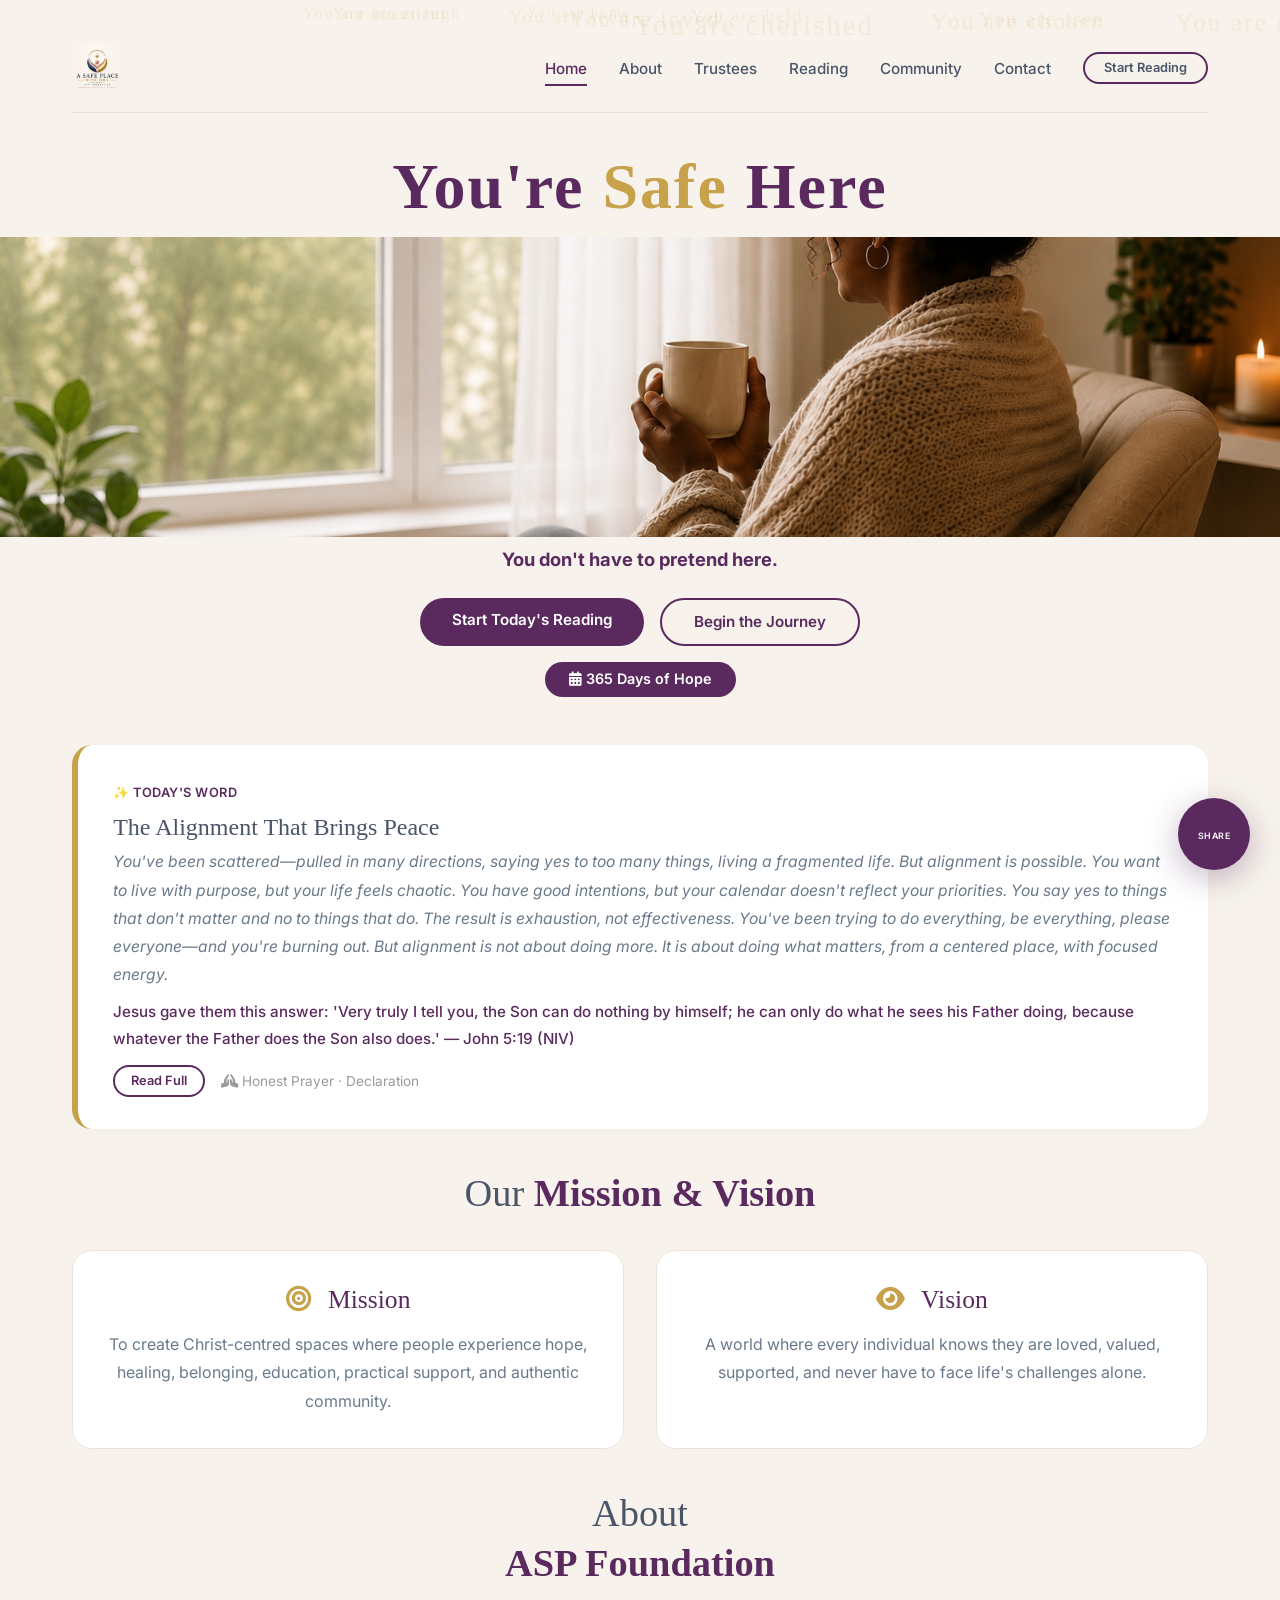
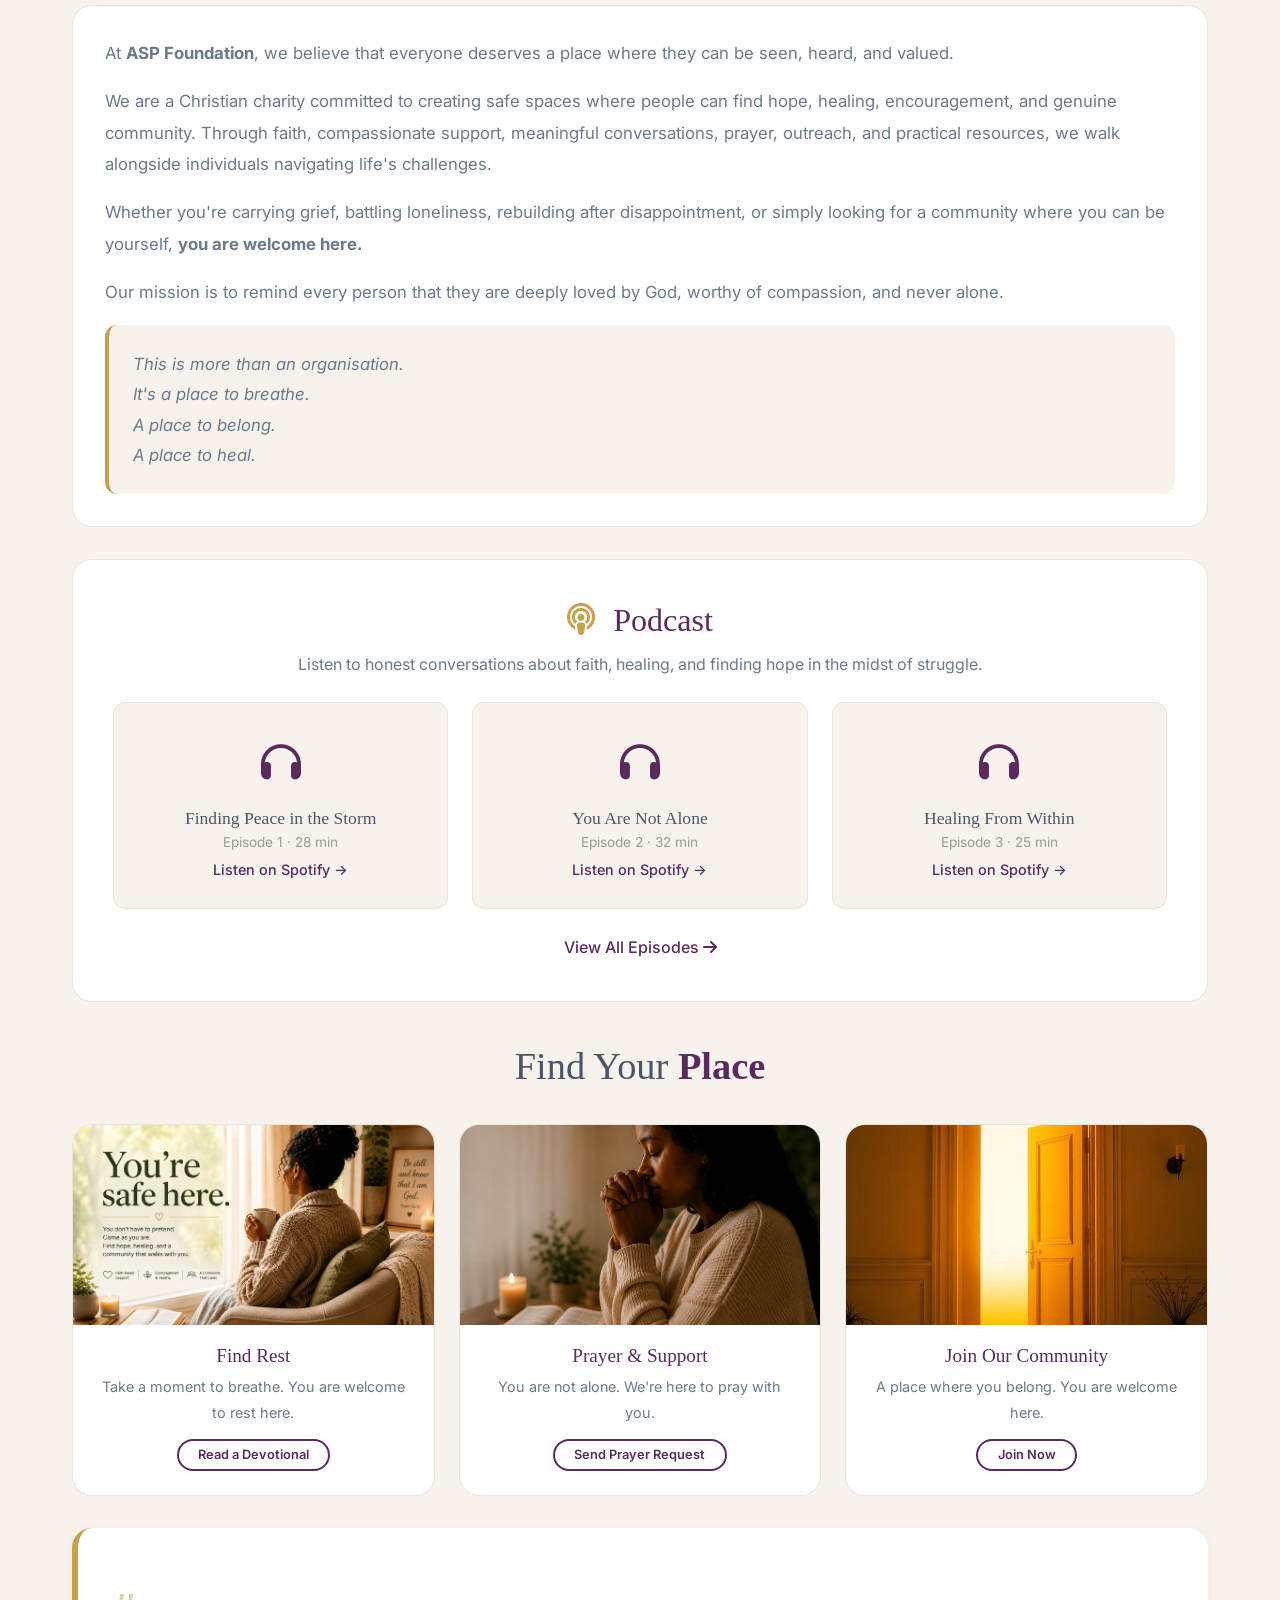
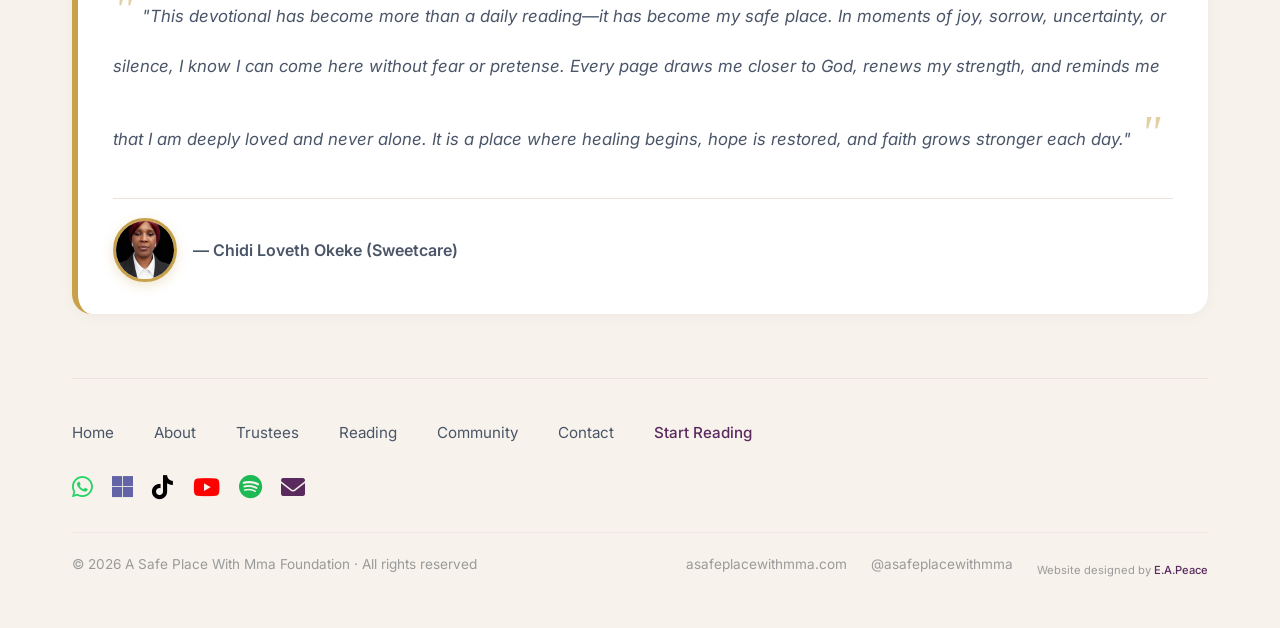
<file: website/index.html>
<!DOCTYPE html>
<html lang="en">
<head>
  <meta charset="UTF-8" />
  <meta name="viewport" content="width=device-width, initial-scale=1.0" />
  <!-- Theme Color for Mobile Browsers -->
<meta name="theme-color" content="#5A2A5F" />

<!-- Apple Touch Icon -->
<link rel="apple-touch-icon" href="assets/images/icon-192x192.png">

<!-- PWA Manifest -->
<link rel="manifest" href="manifest.json" />
  <title>A Safe Place With Mma · You're Safe Here</title>
  <meta name="description" content="A Safe Place With Mma Foundation - A Christ-centered community for hope, healing, belonging, and authentic connection. You're safe here." />
  <meta property="og:title" content="A Safe Place With Mma" />
  <meta property="og:description" content="A Christian charity creating safe spaces where people can find hope, healing, encouragement, and genuine community." />
  <meta property="og:url" content="https://asafeplacewithmma.com" />
  
  <!-- Fonts -->
  <link rel="preconnect" href="https://fonts.googleapis.com" />
  <link rel="preconnect" href="https://fonts.gstatic.com" crossorigin />
  <link href="https://fonts.googleapis.com/css2?family=Inter:opsz,wght@14..32,300;14..32,400;14..32,500;14..32,600;14..32,700&family=Georgia:ital@0;1&display=swap" rel="stylesheet" />
  
  <!-- Font Awesome 6 (Free) for Social Icons -->
  <link rel="stylesheet" href="https://cdnjs.cloudflare.com/ajax/libs/font-awesome/6.0.0-beta3/css/all.min.css" />
  
  <!-- Styles -->
  <link rel="stylesheet" href="css/style.css" />
  
  <!-- Favicon -->
  <link rel="icon" type="image/png" href="assets/images/favicon.png" />
  
  <style>
    /* ============================================ */
    /* ADDITIONAL STYLES - INDEX PAGE */
    /* ============================================ */
    
    /* FULL WIDTH HERO IMAGE - SPANS EDGE TO EDGE LEFT TO RIGHT */
    .hero-image-wrapper {
      width: 100vw;
      margin-left: calc(-50vw + 50%);
      margin-right: calc(-50vw + 50%);
      overflow: hidden;
      background: var(--background, #f9f9f9);
      padding: 0;
    }

    .hero-image-wrapper img {
      width: 100%;
      height: 300px;
      object-fit: cover;
      display: block;
      background: var(--background, #f9f9f9);
    }

    /* Mobile - cover full width left to right */
    @media (max-width: 768px) {
      .hero-image-wrapper {
        width: 100vw;
        margin-left: calc(-50vw + 50%);
        margin-right: calc(-50vw + 50%);
        max-height: 250px;
      }
      
      .hero-image-wrapper img {
        width: 100%;
        height: 250px;
        object-fit: cover;
      }
    }

    @media (max-width: 480px) {
      .hero-image-wrapper {
        max-height: 200px;
      }
      
      .hero-image-wrapper img {
        height: 200px;
        object-fit: cover;
      }
    }

    .hero-section {
      text-align: center;
      padding: 2rem 0 1rem;
    }

    .hero-section h1 {
      font-size: 4rem;
      font-weight: 700;
      color: var(--primary);
      margin-bottom: 0.5rem;
      letter-spacing: 2px;
    }

    .hero-section h1 span {
      color: var(--secondary);
    }

    .hero-tagline {
      font-size: 1.15rem;
      color: var(--text-light);
      max-width: 600px;
      margin: 0.5rem auto 1rem;
      font-weight: 300;
      line-height: 1.6;
      font-style: italic;
    }

    .hero-tagline strong {
      color: var(--primary);
      font-style: normal;
    }

    .hero-actions {
      display: flex;
      flex-wrap: wrap;
      gap: 1rem;
      justify-content: center;
      margin: 1.5rem 0 0.5rem;
    }

    .journey-badge {
      display: inline-block;
      background: var(--primary);
      color: #fff;
      padding: 0.3rem 1.5rem;
      border-radius: 50px;
      font-weight: 600;
      font-size: 0.9rem;
      margin-top: 0.5rem;
    }

    /* Mission & Vision */
    .mission-vision {
      display: grid;
      grid-template-columns: 1fr 1fr;
      gap: 2rem;
      margin: 2rem 0;
    }

    .mission-card, .vision-card {
      background: var(--white);
      padding: 2rem;
      border-radius: var(--radius);
      border: 1px solid var(--border);
      text-align: center;
      transition: all var(--transition);
    }

    .mission-card:hover, .vision-card:hover {
      transform: translateY(-5px);
      box-shadow: 0 8px 40px rgba(90, 42, 95, 0.10);
    }

    .mission-card h3, .vision-card h3 {
      font-family: var(--font-serif);
      color: var(--primary);
      font-size: 1.6rem;
      margin-bottom: 0.8rem;
    }

    .mission-card p, .vision-card p {
      color: var(--text-light);
      font-size: 1rem;
      line-height: 1.8;
    }

    /* Podcast Section */
    .podcast-section {
      background: var(--white);
      border-radius: var(--radius);
      padding: 2.5rem;
      border: 1px solid var(--border);
      margin: 2rem 0;
      text-align: center;
    }

    .podcast-section h2 {
      font-family: var(--font-serif);
      color: var(--primary);
      font-size: 2rem;
      margin-bottom: 0.5rem;
    }

    .podcast-section .podcast-sub {
      color: var(--text-light);
      margin-bottom: 1.5rem;
    }

    .podcast-grid {
      display: grid;
      grid-template-columns: repeat(auto-fit, minmax(250px, 1fr));
      gap: 1.5rem;
      margin-top: 1rem;
    }

    .podcast-item {
      background: var(--background);
      padding: 1.5rem;
      border-radius: var(--radius-sm);
      border: 1px solid var(--border);
      transition: all var(--transition);
    }

    .podcast-item:hover {
      transform: translateY(-3px);
      box-shadow: 0 4px 20px rgba(0,0,0,0.05);
    }

    .podcast-item .podcast-icon {
      font-size: 2.5rem;
      color: var(--primary);
      margin-bottom: 0.5rem;
    }

    .podcast-item h4 {
      font-family: var(--font-serif);
      color: var(--text);
      font-size: 1.1rem;
    }

    .podcast-item p {
      color: var(--text-muted);
      font-size: 0.85rem;
    }

    /* Bottom 3 Images */
    .bottom-grid {
      display: grid;
      grid-template-columns: repeat(3, 1fr);
      gap: 1.5rem;
      margin: 2rem 0;
    }

    .bottom-card {
      background: var(--white);
      border-radius: var(--radius);
      overflow: hidden;
      border: 1px solid var(--border);
      transition: all var(--transition);
    }

    .bottom-card:hover {
      transform: translateY(-5px);
      box-shadow: 0 8px 40px rgba(90, 42, 95, 0.10);
    }

    .bottom-card img {
      width: 100%;
      height: 200px;
      object-fit: cover;
      display: block;
    }

    .bottom-card .bottom-content {
      padding: 1.2rem 1.5rem 1.5rem;
      text-align: center;
    }

    .bottom-card .bottom-content h4 {
      font-family: var(--font-serif);
      color: var(--primary);
      font-size: 1.2rem;
      margin-bottom: 0.3rem;
    }

    .bottom-card .bottom-content p {
      color: var(--text-light);
      font-size: 0.9rem;
      margin-bottom: 0.8rem;
    }

    .bottom-card .bottom-content .btn-sm {
      font-size: 0.8rem;
      padding: 0.3rem 1.2rem;
    }

    /* Section Title */
    .section-title {
      font-size: 2.4rem;
      margin: 2.5rem 0 1rem;
      color: var(--text);
      font-weight: 400;
      text-align: center;
    }

    .section-title span {
      color: var(--primary);
      font-weight: 600;
    }

    /* Devotional Preview */
    .devotional-preview {
      background: var(--white);
      border-radius: var(--radius);
      padding: 2rem 2.2rem;
      border-left: 6px solid var(--secondary);
      margin: 2rem 0;
      box-shadow: 0 2px 16px rgba(0, 0, 0, 0.02);
    }

    .devotional-preview small {
      color: var(--primary);
      font-weight: 600;
      letter-spacing: 0.5px;
      font-size: 0.8rem;
      text-transform: uppercase;
    }

    .devotional-preview h4 {
      font-family: var(--font-serif);
      font-size: 1.5rem;
      margin: 0.4rem 0 0.3rem;
      color: var(--text);
    }

    .devotional-preview .opening-preview {
      color: var(--text-light);
      font-style: italic;
      font-size: 0.98rem;
    }

    .devotional-preview .scripture-preview {
      font-weight: 500;
      color: var(--primary);
      margin-top: 0.5rem;
      font-size: 0.95rem;
    }

    /* E.A.Peace credit */
    .design-credit {
      font-size: 0.7rem;
      color: var(--text-muted);
      text-align: center;
      margin-top: 0.5rem;
      font-family: var(--font-sans);
    }

    .design-credit a {
      color: var(--primary);
      text-decoration: none;
      font-weight: 500;
    }

    .design-credit a:hover {
      text-decoration: underline;
    }

    /* ============================================ */
    /* TESTIMONIAL STYLES */
    /* ============================================ */
    
    .testimonial-card {
      background: var(--white, #ffffff);
      border-radius: var(--radius, 20px);
      padding: 2rem 2.2rem;
      border-left: 6px solid var(--secondary, #C8A14B);
      margin: 2rem 0;
      box-shadow: 0 2px 16px rgba(0, 0, 0, 0.04);
      transition: all var(--transition, 0.4s ease);
    }

    .testimonial-card:hover {
      box-shadow: 0 8px 32px rgba(90, 42, 95, 0.10);
      transform: translateY(-2px);
    }

    .testimonial-content p {
      font-size: 1.05rem;
      line-height: 1.9;
      color: var(--text, #4A5568);
      font-style: italic;
      margin-bottom: 1.5rem;
      font-weight: 400;
    }

    .testimonial-content p::before {
      content: '"';
      font-size: 3rem;
      color: var(--secondary, #C8A14B);
      font-family: var(--font-serif, Georgia, serif);
      position: relative;
      top: 0.3rem;
      margin-right: 4px;
      opacity: 0.5;
    }

    .testimonial-content p::after {
      content: '"';
      font-size: 3rem;
      color: var(--secondary, #C8A14B);
      font-family: var(--font-serif, Georgia, serif);
      position: relative;
      top: 0.3rem;
      margin-left: 4px;
      opacity: 0.5;
    }

    .testimonial-author {
      display: flex;
      align-items: center;
      gap: 16px;
      padding-top: 1.2rem;
      border-top: 1px solid var(--border, #EAE3D8);
    }

    .testimonial-author img {
      width: 64px;
      height: 64px;
      border-radius: 50%;
      object-fit: cover;
      border: 3px solid var(--secondary, #C8A14B);
      box-shadow: 0 4px 12px rgba(200, 161, 75, 0.25);
      transition: all var(--transition, 0.4s ease);
      flex-shrink: 0;
    }

    .testimonial-author img:hover {
      transform: scale(1.05);
      box-shadow: 0 6px 20px rgba(200, 161, 75, 0.35);
    }

    .author-info {
      display: flex;
      flex-direction: column;
    }

    .author-name {
      font-weight: 600;
      color: var(--text, #4A5568);
      font-size: 1rem;
      font-family: var(--font-sans, 'Inter', sans-serif);
    }

    /* Responsive */
    @media (max-width: 768px) {
      .hero-section h1 {
        font-size: 2.5rem;
      }

      .hero-tagline {
        font-size: 1rem;
        padding: 0 1rem;
      }

      .hero-actions {
        flex-direction: column;
        align-items: center;
      }

      .hero-actions .btn {
        width: 100%;
        max-width: 280px;
        text-align: center;
      }

      .mission-vision {
        grid-template-columns: 1fr;
      }

      .bottom-grid {
        grid-template-columns: 1fr;
      }

      .podcast-grid {
        grid-template-columns: 1fr;
      }

      .testimonial-card {
        padding: 1.5rem;
        margin: 1.5rem 0;
      }
      
      .testimonial-content p {
        font-size: 0.95rem;
        line-height: 1.8;
      }
      
      .testimonial-content p::before,
      .testimonial-content p::after {
        font-size: 2.5rem;
      }
      
      .testimonial-author img {
        width: 54px;
        height: 54px;
      }
      
      .author-name {
        font-size: 0.9rem;
      }
    }

    @media (max-width: 480px) {
      .hero-section h1 {
        font-size: 2rem;
      }

      .bottom-card img {
        height: 150px;
      }

      .devotional-preview {
        padding: 1.2rem;
      }

      .devotional-preview h4 {
        font-size: 1.2rem;
      }

      .testimonial-card {
        padding: 1rem;
      }
      
      .testimonial-content p {
        font-size: 0.9rem;
      }
      
      .testimonial-content p::before,
      .testimonial-content p::after {
        font-size: 2rem;
      }
      
      .testimonial-author img {
        width: 46px;
        height: 46px;
      }
      
      .testimonial-author {
        gap: 12px;
      }
    }
  </style>
</head>
<body>

  <!-- ============================================ -->
  <!-- FLOATING AFFIRMATIONS - SLIDING WORDS -->
  <!-- ============================================ -->
  <div class="floating-affirmations" id="floatingAffirmations">
    <div class="floating-word">You are loved</div>
    <div class="floating-word">You are enough</div>
    <div class="floating-word">You are not alone</div>
    <div class="floating-word">You are seen</div>
    <div class="floating-word">You are cherished</div>
    <div class="floating-word">You are beautiful</div>
    <div class="floating-word">You are chosen</div>
    <div class="floating-word">You are held</div>
    <div class="floating-word">You are free</div>
    <div class="floating-word">You are home</div>
  </div>

  <!-- ============================================ -->
  <!-- SPARKLE / PARTICLE EFFECT -->
  <!-- ============================================ -->
  <div class="sparkle-container" id="sparkleContainer"></div>

  <!-- ============================================ -->
  <!-- MAIN CONTENT -->
  <!-- ============================================ -->
  <div class="container">
    
    <!-- ============================================ -->
    <!-- NAVIGATION -->
    <!-- ============================================ -->
    <nav>
      <div class="logo">
        <img src="assets/images/logo.png" alt="A Safe Place With Mma" class="logo-img" />
      </div>
      <div class="nav-links">
        <a href="index.html" class="active">Home</a>
        <a href="about.html">About</a>
        <a href="trustees.html">Trustees</a>
        <a href="reading.html">Reading</a>
        <a href="community.html">Community</a>
        <a href="contact.html">Contact</a>
        <a href="reading.html" class="btn btn-sm btn-outline" style="padding:0.3rem 1.2rem;font-size:0.8rem;">Start Reading</a>
      </div>
    </nav>

    <!-- ============================================ -->
    <!-- HERO SECTION -->
    <!-- ============================================ -->
    <section class="hero-section fade-in">
      <h1>You're <span>Safe</span> Here</h1>

      <!-- Hero Image - FULL WIDTH LEFT TO RIGHT -->
      <div class="hero-image-wrapper">
        <img src="assets/images/You-don't-have-to-pretend-here.png" alt="You're Safe Here" />
      </div>

      <!-- Tagline -->
      <div class="hero-tagline">
        <strong>You don't have to pretend here.</strong>
      </div>

      <!-- Action Buttons -->
      <div class="hero-actions">
        <a href="reading.html" class="btn">Start Today's Reading</a>
        <a href="about.html" class="btn btn-outline">Begin the Journey</a>
      </div>

      <!-- 365 Badge -->
      <div class="journey-badge">
        <i class="fas fa-calendar-alt"></i> 365 Days of Hope
      </div>
    </section>

    <!-- ============================================ -->
    <!-- TODAY'S DEVOTIONAL PREVIEW -->
    <!-- ============================================ -->
    <div class="devotional-preview fade-in" id="today-preview">
      <small>✨ Today's Word</small>
      <h4 id="preview-title">Loading...</h4>
      <p class="opening-preview" id="preview-opening">Loading today's devotional...</p>
      <p class="scripture-preview" id="preview-scripture"></p>
      <div style="margin-top:0.8rem;display:flex;gap:1rem;flex-wrap:wrap;">
        <a href="reading.html" class="btn btn-sm btn-outline" style="padding:0.3rem 1rem;font-size:0.8rem;">Read Full</a>
        <span style="font-size:0.85rem;color:var(--text-muted);align-self:center;"><i class="fas fa-praying-hands"></i> Honest Prayer · Declaration</span>
      </div>
    </div>

    <!-- ============================================ -->
    <!-- MISSION & VISION -->
    <!-- ============================================ -->
    <section class="fade-in">
      <h2 class="section-title">Our <span>Mission & Vision</span></h2>
      
      <div class="mission-vision">
        <div class="mission-card fade-in-left">
          <h3><i class="fas fa-bullseye" style="color:var(--secondary);margin-right:10px;"></i> Mission</h3>
          <p>To create Christ-centred spaces where people experience hope, healing, belonging, education, practical support, and authentic community.</p>
        </div>
        
        <div class="vision-card fade-in-right">
          <h3><i class="fas fa-eye" style="color:var(--secondary);margin-right:10px;"></i> Vision</h3>
          <p>A world where every individual knows they are loved, valued, supported, and never have to face life's challenges alone.</p>
        </div>
      </div>
    </section>

    <!-- ============================================ -->
    <!-- ABOUT PREVIEW -->
    <!-- ============================================ -->
    <section id="about-preview" class="fade-in">
      <h2 class="section-title">About <br> <span>ASP Foundation</span></h2>
      
      <div style="background:var(--white);border-radius:var(--radius);padding:2rem;border:1px solid var(--border);">
        <p style="font-size:1.05rem;color:var(--text-light);line-height:1.9;margin-bottom:1rem;">
          At <strong>ASP Foundation</strong>, we believe that everyone deserves a place where they can be seen, heard, and valued.
        </p>
        
        <p style="font-size:1.05rem;color:var(--text-light);line-height:1.9;margin-bottom:1rem;">
          We are a Christian charity committed to creating safe spaces where people can find hope, healing, encouragement, and genuine community. Through faith, compassionate support, meaningful conversations, prayer, outreach, and practical resources, we walk alongside individuals navigating life's challenges.
        </p>
        
        <p style="font-size:1.05rem;color:var(--text-light);line-height:1.9;margin-bottom:1rem;">
          Whether you're carrying grief, battling loneliness, rebuilding after disappointment, or simply looking for a community where you can be yourself, <strong>you are welcome here.</strong>
        </p>
        
        <p style="font-size:1.05rem;color:var(--text-light);line-height:1.9;margin-bottom:1rem;">
          Our mission is to remind every person that they are deeply loved by God, worthy of compassion, and never alone.
        </p>
        
        <div style="background:var(--background);padding:1.5rem;border-radius:var(--radius-sm);border-left:4px solid var(--secondary);margin-top:1rem;">
          <p style="font-style:italic;color:var(--text-light);font-size:1.05rem;line-height:1.8;">
            This is more than an organisation.<br>
            It's a place to breathe.<br>
            A place to belong.<br>
            A place to heal.
          </p>
        </div>
      </div>
    </section>

    <!-- ============================================ -->
    <!-- PODCAST SECTION -->
    <!-- ============================================ -->
    <section class="podcast-section fade-in">
      <h2><i class="fas fa-podcast" style="color:var(--secondary);margin-right:10px;"></i> Podcast</h2>
      <p class="podcast-sub">Listen to honest conversations about faith, healing, and finding hope in the midst of struggle.</p>
      
      <div class="podcast-grid">
        <div class="podcast-item">
          <div class="podcast-icon"><i class="fas fa-headphones"></i></div>
          <h4>Finding Peace in the Storm</h4>
          <p>Episode 1 · 28 min</p>
          <a href="https://open.spotify.com/show/0ON8oxmkRJpr3S7rQXiW1G?si=dKve_UY-Q5W2GLnHL8E5OA" target="_blank" style="color:var(--primary);font-weight:500;font-size:0.9rem;">Listen on Spotify →</a>
        </div>
        
        <div class="podcast-item">
          <div class="podcast-icon"><i class="fas fa-headphones"></i></div>
          <h4>You Are Not Alone</h4>
          <p>Episode 2 · 32 min</p>
          <a href="https://open.spotify.com/show/0ON8oxmkRJpr3S7rQXiW1G?si=dKve_UY-Q5W2GLnHL8E5OA" target="_blank" style="color:var(--primary);font-weight:500;font-size:0.9rem;">Listen on Spotify →</a>
        </div>
        
        <div class="podcast-item">
          <div class="podcast-icon"><i class="fas fa-headphones"></i></div>
          <h4>Healing From Within</h4>
          <p>Episode 3 · 25 min</p>
          <a href="https://open.spotify.com/show/0ON8oxmkRJpr3S7rQXiW1G?si=dKve_UY-Q5W2GLnHL8E5OA" target="_blank" style="color:var(--primary);font-weight:500;font-size:0.9rem;">Listen on Spotify →</a>
        </div>
      </div>
      
      <a href="https://open.spotify.com/show/0ON8oxmkRJpr3S7rQXiW1G?si=dKve_UY-Q5W2GLnHL8E5OA" target="_blank" style="display:inline-block;margin-top:1.5rem;color:var(--primary);font-weight:500;">
        View All Episodes <i class="fas fa-arrow-right"></i>
      </a>
    </section>

    <!-- ============================================ -->
    <!-- BOTTOM 3 IMAGES: Find Rest, Praying Woman, Join Community -->
    <!-- ============================================ -->
    <section class="fade-in">
      <h2 class="section-title">Find Your <span>Place</span></h2>
      
      <div class="bottom-grid">
        <!-- Find Rest -->
        <div class="bottom-card fade-in-left">
          <img src="assets/images/find-rest.png" alt="Find Rest" />
          <div class="bottom-content">
            <h4>Find Rest</h4>
            <p>Take a moment to breathe. You are welcome to rest here.</p>
            <a href="#" class="btn btn-sm btn-outline" id="random-devotional-link">Read a Devotional</a>
          </div>
        </div>
        
        <!-- Praying Woman -->
        <div class="bottom-card fade-in">
          <img src="assets/images/praying-woman.png" alt="Prayer & Support" />
          <div class="bottom-content">
            <h4>Prayer & Support</h4>
            <p>You are not alone. We're here to pray with you.</p>
            <a href="contact.html" class="btn btn-sm btn-outline">Send Prayer Request</a>
          </div>
        </div>
        
        <!-- Join Community -->
        <div class="bottom-card fade-in-right">
          <img src="assets/images/join-our-community.png" alt="Join Our Community" />
          <div class="bottom-content">
            <h4>Join Our Community</h4>
            <p>A place where you belong. You are welcome here.</p>
            <a href="community.html" class="btn btn-sm btn-outline">Join Now</a>
          </div>
        </div>
      </div>
    </section>

    <!-- ============================================ -->
    <!-- TESTIMONIAL SECTION - FIXED -->
    <!-- ============================================ -->
    <section class="fade-in">
      <div class="testimonial-card">
        <div class="testimonial-content">
          <p>
            "This devotional has become more than a daily reading—it has become my 
            safe place. In moments of joy, sorrow, uncertainty, or silence, 
            I know I can come here without fear or pretense. Every page draws me
            closer to God, renews my strength, and reminds me that I am deeply 
            loved and never alone. It is a place where healing begins, hope is restored,
            and faith grows stronger each day."
          </p>
        </div>
        
        <div class="testimonial-author">
          <img src="assets/images/sweetcare.jpeg" alt="Chidi Loveth Okeke (Sweetcare)" />
          <div class="author-info">
            <span class="author-name">— Chidi Loveth Okeke (Sweetcare)</span>
          </div>
        </div>
      </div>
    </section>

    <!-- ============================================ -->
    <!-- FOOTER -->
    <!-- ============================================ -->
    <footer>
      <div class="footer-links">
        <a href="index.html">Home</a>
        <a href="about.html">About</a>
        <a href="trustees.html">Trustees</a>
        <a href="reading.html">Reading</a>
        <a href="community.html">Community</a>
        <a href="contact.html">Contact</a>
        <a href="reading.html" style="font-weight:500;color:var(--primary);">Start Reading</a>
      </div>
      
      <!-- Social Links with Font Awesome Icons -->
      <div class="social-links">
        <a href="https://chat.whatsapp.com/G8nLOmKrYnEKmZvbc1y0qK" aria-label="WhatsApp" target="_blank"><i class="fab fa-whatsapp" style="color:#25D366; font-size:1.5rem;"></i></a>
        <a href="https://teams.live.com/l/community/FEAFlCBUdxFGT8qXg?v=g1" aria-label="Microsoft Teams" target="_blank"><i class="fab fa-microsoft" style="color:#6264A7; font-size:1.5rem;"></i></a>
        <a href="https://www.tiktok.com/@asafeplacewithmma7?_r=1&_t=ZS-97cQnuE5kcm" aria-label="TikTok" target="_blank"><i class="fab fa-tiktok" style="color:#000000; font-size:1.5rem;"></i></a>
        <a href="https://youtube.com/@asafeplacewithmma?si=AjO1Ku7wc0fPVwqH" aria-label="YouTube" target="_blank"><i class="fab fa-youtube" style="color:#FF0000; font-size:1.5rem;"></i></a>
        <a href="https://open.spotify.com/show/0ON8oxmkRJpr3S7rQXiW1G?si=dKve_UY-Q5W2GLnHL8E5OA" aria-label="Spotify" target="_blank"><i class="fab fa-spotify" style="color:#1DB954; font-size:1.5rem;"></i></a>
        <a href="mailto:info@asafeplacewithmma.com" aria-label="Email"><i class="fas fa-envelope" style="color:var(--primary); font-size:1.5rem;"></i></a>
      </div>
      
      <div class="footer-bottom">
        <span>© 2026 A Safe Place With Mma Foundation · All rights reserved</span>
        <div style="display:flex;gap:1.5rem;flex-wrap:wrap;">
          <span>asafeplacewithmma.com</span>
          <span>@asafeplacewithmma</span>
          <div class="design-credit">
            <span>Website designed by <a href="http://emmanueladekunlepeace.com/" target="_blank">E.A.Peace</a></span>
          </div>
        </div>
      </div>
    </footer>

  </div>

  <!-- ============================================ -->
  <!-- JAVASCRIPT -->
  <!-- ============================================ -->
  <script src="js/main.js"></script>
  
  <!-- ============================================ -->
  <!-- FLOATING BURDEN JAR - HTML -->
  <!-- ============================================ -->
  <button id="burdenFloatBtn" class="burden-float-btn" aria-label="Share your burden">
    <i class="fas fa-candle"></i>
    <span>Share</span>
  </button>

  <div id="burdenModal" class="burden-modal">
    <div class="burden-modal-content">
      <div class="burden-modal-header">
        <h2>🕯️ Drop Your Burden</h2>
        <button id="burdenCloseBtn" class="burden-close-btn">&times;</button>
      </div>
      <p class="burden-modal-sub">You are safe. You are seen. You are loved.</p>
      
      <form id="burdenForm">
        <input type="hidden" name="_next" value="">
        <textarea id="burdenInput" placeholder="What's on your heart today?" rows="4"></textarea>
        <button type="submit" id="burdenSubmitBtn">🙏 Receive Prayer</button>
      </form>
      
      <div id="burdenReply">
        <em>Your response will appear here...</em>
      </div>
    </div>
  </div>

  <!-- Additional Scripts for Animations -->
  <script>
    // ============================================
    // SPARKLE EFFECT
    // ============================================
    document.addEventListener('DOMContentLoaded', function() {
      const container = document.getElementById('sparkleContainer');
      if (container) {
        for (let i = 0; i < 30; i++) {
          const sparkle = document.createElement('div');
          sparkle.className = 'sparkle';
          sparkle.style.left = Math.random() * 100 + '%';
          sparkle.style.top = Math.random() * 100 + '%';
          sparkle.style.width = (Math.random() * 4 + 2) + 'px';
          sparkle.style.height = sparkle.style.width;
          sparkle.style.animationDelay = (Math.random() * 6) + 's';
          sparkle.style.animationDuration = (Math.random() * 4 + 4) + 's';
          container.appendChild(sparkle);
        }
      }

      // ============================================
      // SCROLL ANIMATIONS (Intersection Observer)
      // ============================================
      const observerOptions = {
        threshold: 0.15,
        rootMargin: '0px 0px -50px 0px'
      };

      const observer = new IntersectionObserver(function(entries) {
        entries.forEach(entry => {
          if (entry.isIntersecting) {
            entry.target.classList.add('visible');
          }
        });
      }, observerOptions);

      document.querySelectorAll('.fade-in, .fade-in-left, .fade-in-right, .scale-in').forEach(el => {
        observer.observe(el);
      });

      // ============================================
      // TODAY'S DEVOTIONAL PREVIEW - LOAD FROM DEVOTIONALS
      // ============================================
      function loadTodayDevotional() {
        const previewTitle = document.getElementById('preview-title');
        const previewOpening = document.getElementById('preview-opening');
        const previewScripture = document.getElementById('preview-scripture');
        
        try {
          // Get today's date
          const now = new Date();
          const monthNames = ['january', 'february', 'march', 'april', 'may', 'june', 
                              'july', 'august', 'september', 'october', 'november', 'december'];
          const currentMonth = monthNames[now.getMonth()];
          const currentDay = now.getDate();
          
          // Try to get data from DEVOTIONALS
          let devotionalData = null;
          
          if (typeof window.DEVOTIONALS !== 'undefined' && window.DEVOTIONALS) {
            const monthData = window.DEVOTIONALS[currentMonth];
            if (monthData && monthData.days && monthData.days[currentDay]) {
              devotionalData = monthData.days[currentDay];
            }
          } else if (typeof DEVOTIONALS !== 'undefined' && DEVOTIONALS) {
            const monthData = DEVOTIONALS[currentMonth];
            if (monthData && monthData.days && monthData.days[currentDay]) {
              devotionalData = monthData.days[currentDay];
            }
          }
          
          if (devotionalData) {
            previewTitle.textContent = devotionalData.title || 'Today\'s Devotional';
            previewOpening.textContent = devotionalData.opening || '';
            previewScripture.textContent = devotionalData.scripture || '';
          }
          // If no data, keep the existing sample
        } catch (e) {
          console.log('Error loading devotional preview:', e);
          // Keep existing sample data
        }
      }

      // ============================================
      // RANDOM DEVOTIONAL LINK FOR "Find Rest"
      // ============================================
      const randomLink = document.getElementById('random-devotional-link');
      if (randomLink) {
        randomLink.addEventListener('click', function(e) {
          e.preventDefault();
          const randomDay = Math.floor(Math.random() * 365) + 1;
          window.location.href = 'reading.html?day=' + randomDay;
        });
      }

      // Load the devotional preview
      loadTodayDevotional();

      // ============================================
      // FLOATING AFFIRMATIONS - FIX VISIBILITY
      // ============================================
      const affirmations = document.getElementById('floatingAffirmations');
      if (affirmations) {
        affirmations.style.display = 'block';
        affirmations.style.opacity = '1';
        affirmations.style.pointerEvents = 'none';
        
        const words = affirmations.querySelectorAll('.floating-word');
        words.forEach((word, index) => {
          const leftPos = 5 + Math.random() * 90;
          const delay = index * 1.5 + Math.random() * 2;
          const duration = 18 + Math.random() * 8;
          word.style.left = leftPos + '%';
          word.style.animationDelay = delay + 's';
          word.style.animationDuration = duration + 's';
        });
      }

      console.log('✅ Homepage loaded with live devotional preview!');
    });
  </script>
  <!-- Register Service Worker for PWA -->
<script>
  if ('serviceWorker' in navigator) {
    navigator.serviceWorker.register('/sw.js')
      .then(function(registration) {
        console.log('Service Worker registered successfully:', registration);
      })
      .catch(function(error) {
        console.log('Service Worker registration failed:', error);
      });
  }
</script>
</body>
</html>
</file>
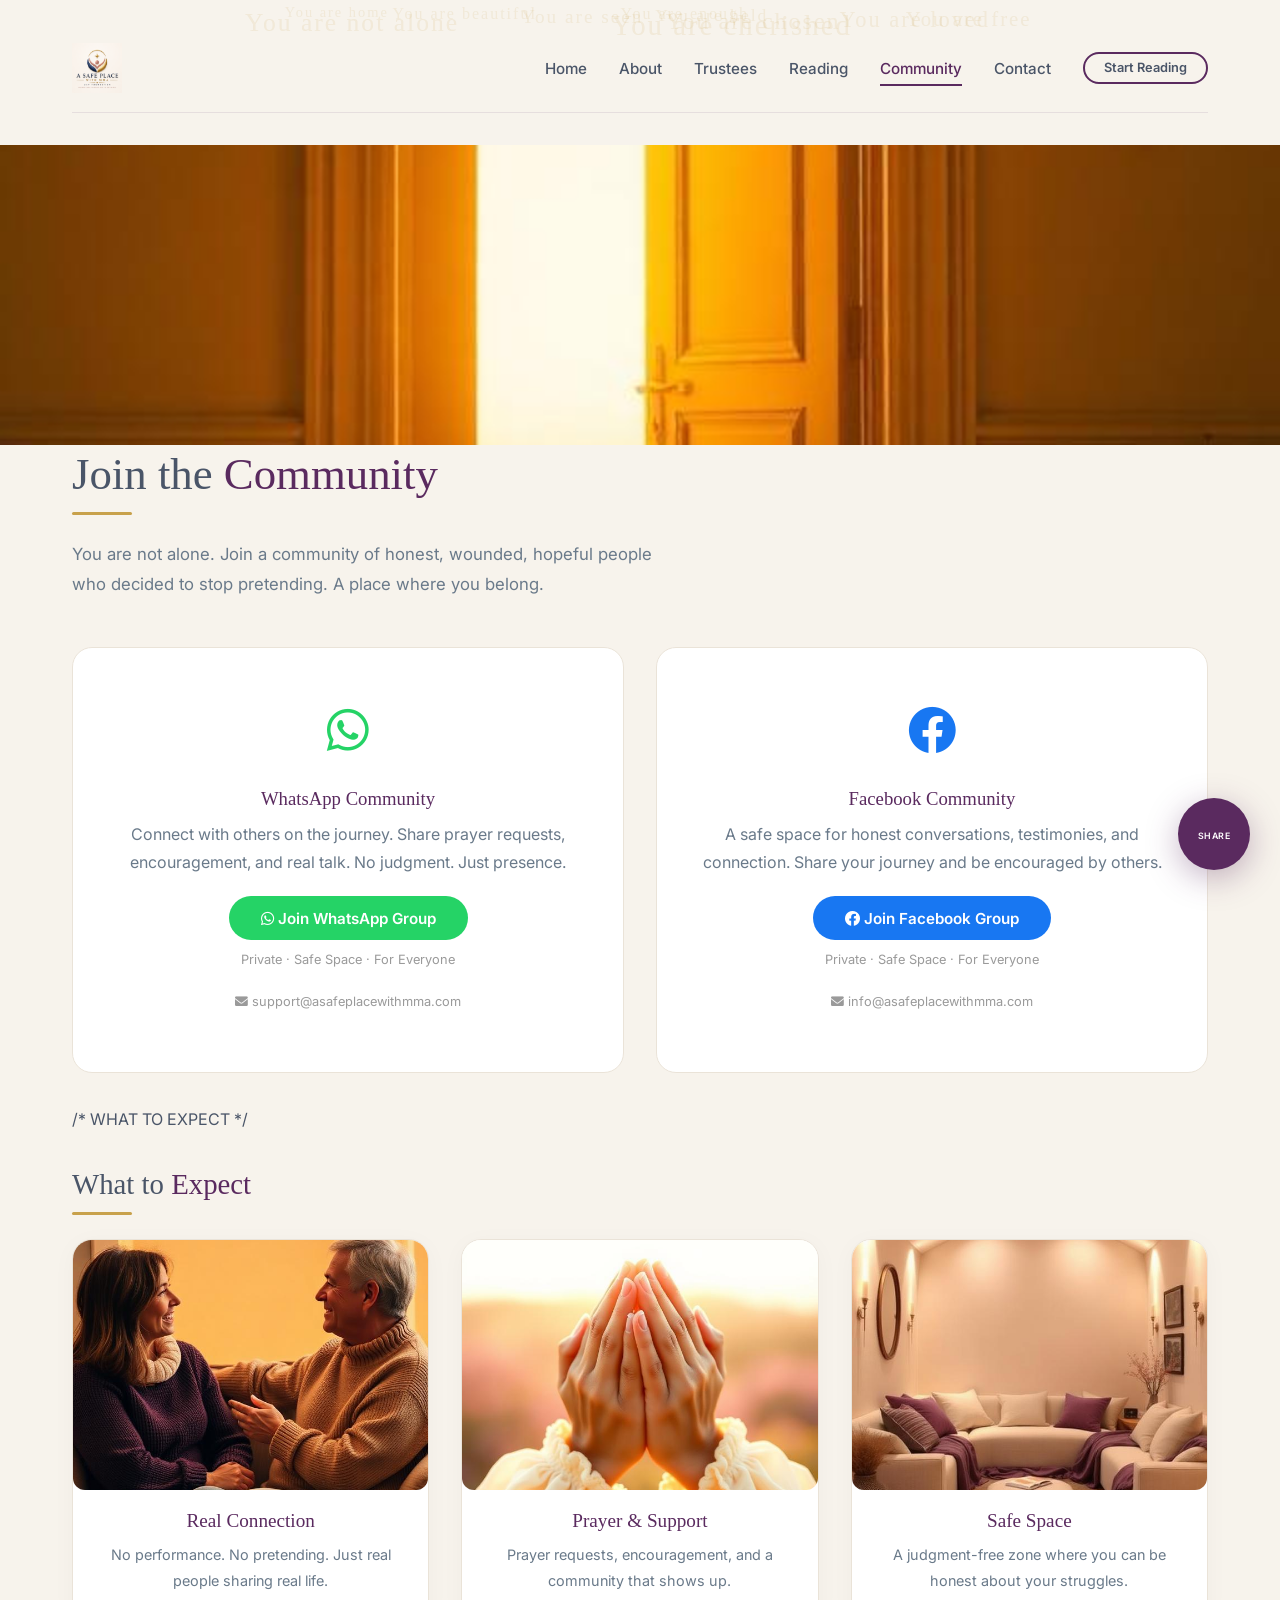
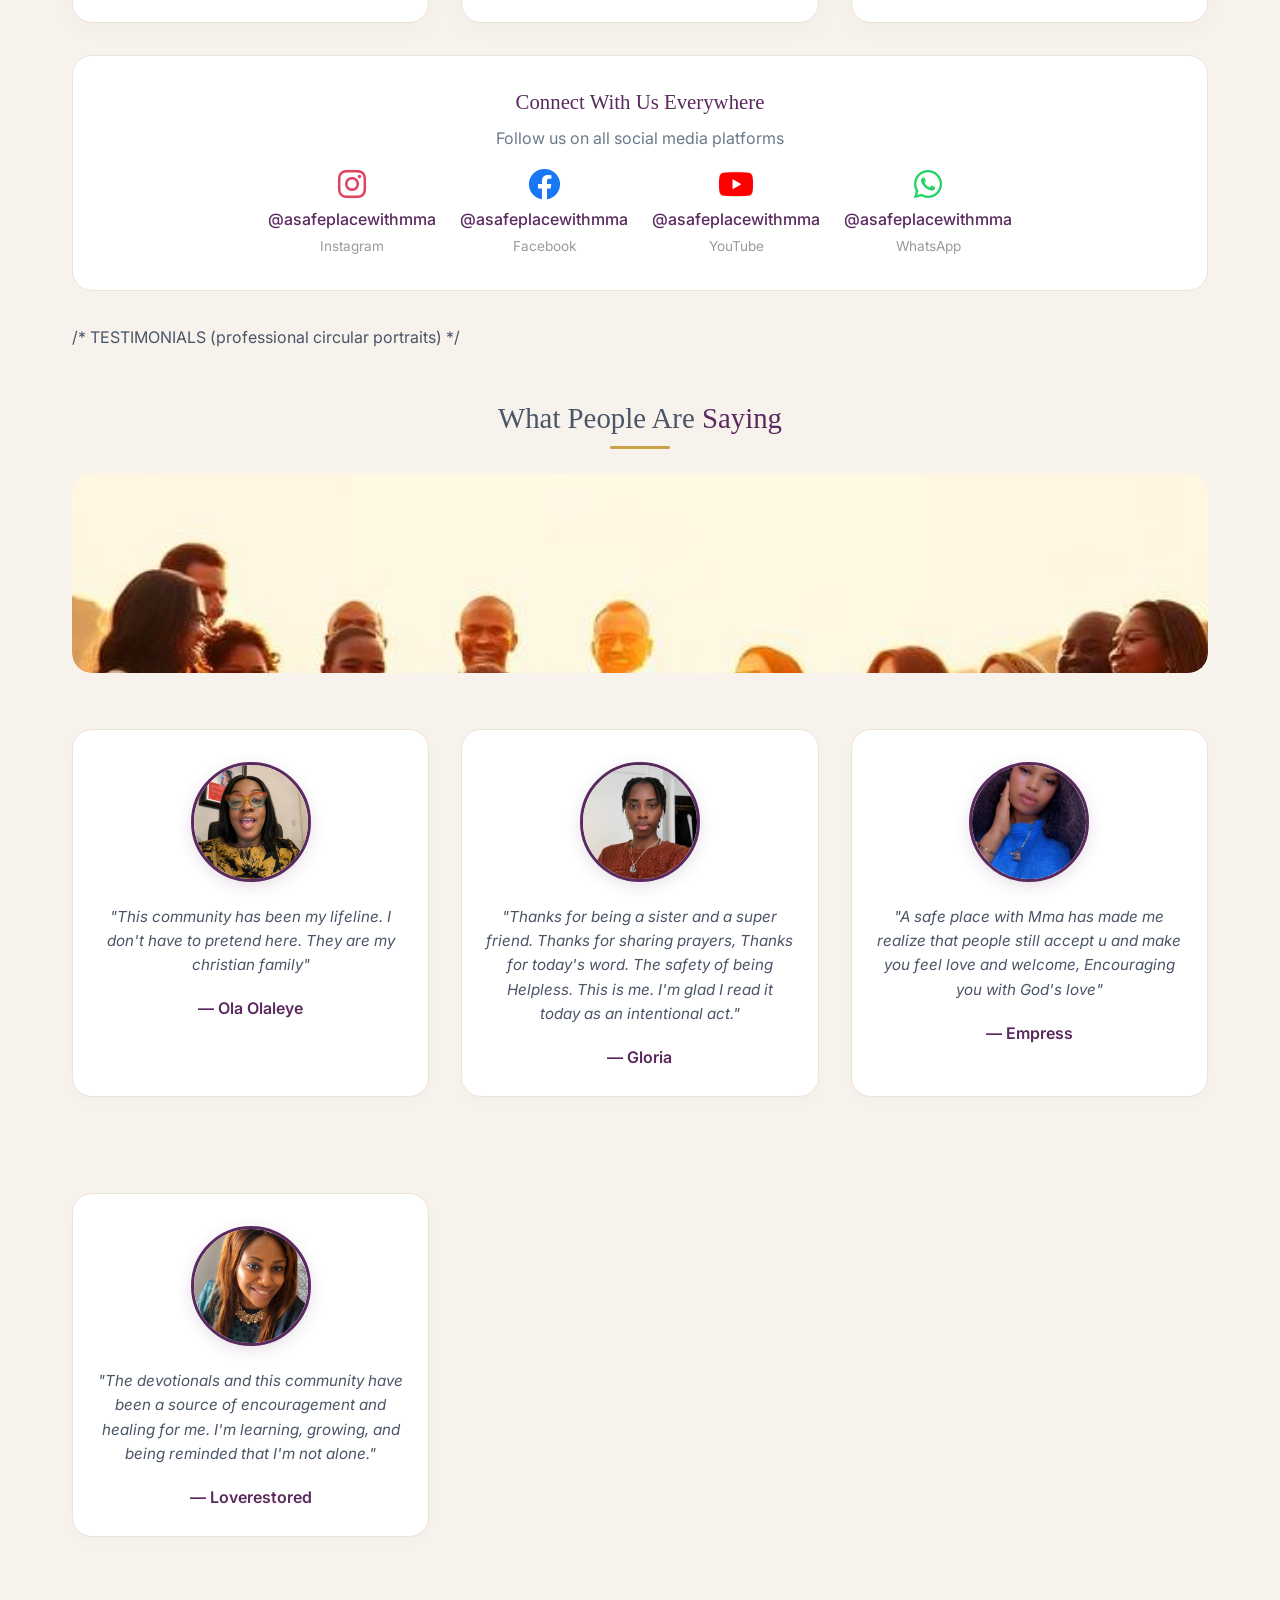
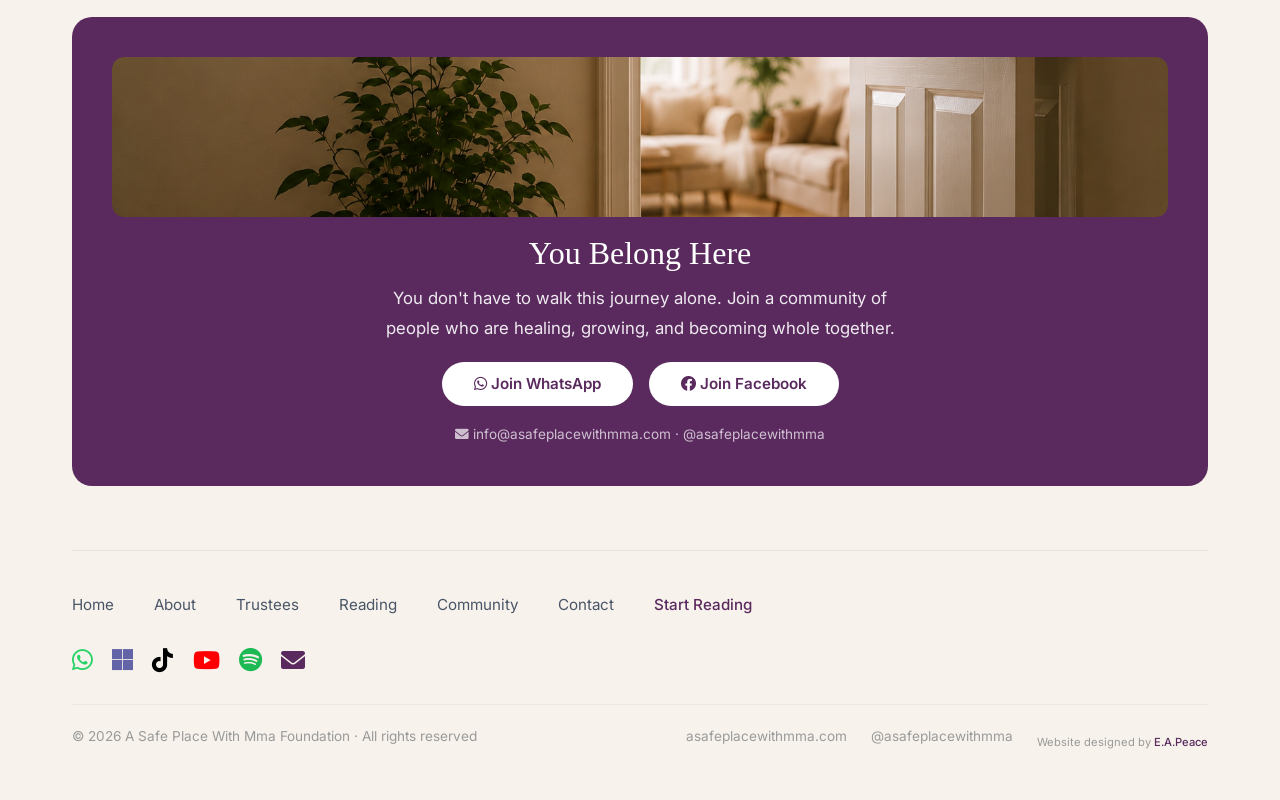
<file: website/community.html>
<!DOCTYPE html>
<html lang="en">
<head>
  <meta charset="UTF-8" />
  <meta name="viewport" content="width=device-width, initial-scale=1.0" />
  <!-- Theme Color for Mobile Browsers -->
<meta name="theme-color" content="#5A2A5F" />

<!-- Apple Touch Icon -->
<link rel="apple-touch-icon" href="assets/images/icon-192x192.png">

<!-- PWA Manifest -->
<link rel="manifest" href="manifest.json" />
  <title>Community · A Safe Place With Mma Foundation</title>
  <meta name="description" content="Join a community of people on a journey of healing, restoration, and honest faith. You don't have to walk alone." />
  
  <!-- Fonts -->
  <link rel="preconnect" href="https://fonts.googleapis.com" />
  <link rel="preconnect" href="https://fonts.gstatic.com" crossorigin />
  <link href="https://fonts.googleapis.com/css2?family=Inter:opsz,wght@14..32,300;14..32,400;14..32,500;14..32,600;14..32,700&family=Georgia:ital@0;1&display=swap" rel="stylesheet" />
  
  <!-- Font Awesome 6 (Free) for Social Icons -->
  <link rel="stylesheet" href="https://cdnjs.cloudflare.com/ajax/libs/font-awesome/6.0.0-beta3/css/all.min.css" />
  
  <!-- Styles -->
  <link rel="stylesheet" href="css/style.css" />
  
  <!-- Favicon -->
  <link rel="icon" type="image/png" href="assets/images/favicon.png" />
  
  <style>
    .card-img {
      width: 100%;
      height: 250px;
      object-fit: cover;
      border-radius: var(--radius-sm, 8px);
      display: block;
      transition: transform 0.4s ease;
    }
    
    .card:hover .card-img {
      transform: scale(1.03);
    }
    
    .testimonial-img {
      width: 100%;
      height: 200px;
      object-fit: cover;
      border-radius: var(--radius, 12px);
      display: block;
    }
    
    .banner-img {
      width: 100%;
      height: 160px;
      object-fit: cover;
      border-radius: var(--radius-sm, 8px);
      display: block;
    }
    
    .image-wrapper {
      overflow: hidden;
      border-radius: var(--radius-sm, 8px);
      margin-bottom: 0.5rem;
    }

    .image-wrapper img {
      width: 100%;
      height: 250px;
      object-fit: cover;
      display: block;
      background: var(--background, #f9f9f9);
      transition: transform 0.4s ease;
    }

    .image-wrapper:hover img {
      transform: scale(1.05);
    }

    .community-hero-img {
      width: 100%;
      height: auto;
      max-height: 300px;
      object-fit: contain;
      border-radius: var(--radius, 12px);
      display: block;
      background: var(--background, #f9f9f9);
    }

    /* ============================================ */
    /* FULL WIDTH HERO IMAGE - SPANS EDGE TO EDGE LEFT TO RIGHT */
    /* ============================================ */
    .community-hero-img-wrapper {
      width: 100vw;
      margin-left: calc(-50vw + 50%);
      margin-right: calc(-50vw + 50%);
      overflow: hidden;
      background: var(--background, #f9f9f9);
      padding: 0;
    }

    .community-hero-img-wrapper img {
      width: 100%;
      height: 300px;
      object-fit: cover;
      display: block;
      background: var(--background, #f9f9f9);
    }

    /* Mobile - cover full width left to right */
    @media (max-width: 768px) {
      .community-hero-img-wrapper {
        width: 100vw;
        margin-left: calc(-50vw + 50%);
        margin-right: calc(-50vw + 50%);
        max-height: 250px;
      }
      
      .community-hero-img-wrapper img {
        width: 100%;
        height: 250px;
        object-fit: cover;
      }
    }

    @media (max-width: 480px) {
      .community-hero-img-wrapper {
        max-height: 200px;
      }
      
      .community-hero-img-wrapper img {
        height: 200px;
        object-fit: cover;
      }
    }

    .community-card {
      background: var(--white);
      padding: 2.5rem;
      border-radius: var(--radius);
      border: 1px solid var(--border);
      text-align: center;
      transition: all var(--transition);
    }

    .community-card:hover {
      box-shadow: 0 8px 40px rgba(90, 42, 95, 0.10);
      transform: translateY(-3px);
    }

    .community-card .icon {
      font-size: 3rem;
      margin-bottom: 0.8rem;
    }

    .community-card h3 {
      font-family: var(--font-serif);
      color: var(--primary);
      margin-bottom: 0.5rem;
    }

    .community-card p {
      color: var(--text-light);
      margin-bottom: 1.2rem;
    }

    /* E.A.Peace credit */
    .design-credit {
      font-size: 0.7rem;
      color: var(--text-muted);
      text-align: center;
      margin-top: 0.5rem;
      font-family: var(--font-sans);
    }

    .design-credit a {
      color: var(--primary);
      text-decoration: none;
      font-weight: 500;
    }

    .design-credit a:hover {
      text-decoration: underline;
    }

    .grid-2 {
      display: grid;
      grid-template-columns: repeat(auto-fit, minmax(280px, 1fr));
      gap: 2rem;
    }

    .grid-3 {
      display: grid;
      grid-template-columns: repeat(auto-fit, minmax(240px, 1fr));
      gap: 2rem;
    }

    /* Card styling for What to Expect section */
    .card {
      background: var(--white);
      border-radius: var(--radius);
      border: 1px solid var(--border);
      overflow: hidden;
      transition: all var(--transition);
      padding: 0;
    }

    .card:hover {
      transform: translateY(-5px);
      box-shadow: 0 8px 40px rgba(90, 42, 95, 0.10);
    }

    .card .image-wrapper {
      margin: 0;
      border-radius: 0;
    }

    .card .card-content {
      padding: 1.2rem 1.5rem 1.8rem;
      text-align: center;
    }

    .card .card-content h3 {
      font-family: var(--font-serif);
      color: var(--primary);
      font-size: 1.2rem;
      margin-bottom: 0.5rem;
    }

    .card .card-content p {
      color: var(--text-light);
      font-size: 0.9rem;
      margin: 0;
    }

    @media (max-width: 768px) {
      .card-img {
        height: 200px;
      }
      
      .image-wrapper img {
        height: 200px;
      }
      
      .testimonial-img {
        height: 150px;
      }
      
      .banner-img {
        height: 120px;
      }

      .community-hero-img {
        max-height: 200px;
      }

      .grid-2,
      .grid-3 {
        grid-template-columns: 1fr;
      }
    }

    @media (max-width: 480px) {
      .community-hero-img {
        max-height: 150px;
      }

      .community-card {
        padding: 1.5rem;
      }

      .card-img {
        height: 160px;
      }
      
      .image-wrapper img {
        height: 160px;
      }
    }

    /* --- testimonial card with professional image styling --- */
    .testimonial-card {
      background: var(--white);
      border-radius: var(--radius);
      border: 1px solid var(--border);
      padding: 1.5rem;
      display: flex;
      flex-direction: column;
      gap: 0.75rem;
      box-shadow: 0 4px 12px rgba(0,0,0,0.02);
      transition: box-shadow 0.2s;
      text-align: center;
    }
    .testimonial-card:hover {
      box-shadow: 0 6px 20px rgba(90, 42, 95, 0.08);
    }
    
    /* Professional image frame */
    .testimonial-image-frame {
      display: flex;
      justify-content: center;
      align-items: center;
      padding: 0.5rem 0;
    }
    
    .testimonial-card .testimonial-img {
      width: 120px;
      height: 120px;
      border-radius: 50%;
      object-fit: cover;
      border: 3px solid var(--primary);
      box-shadow: 0 4px 15px rgba(90, 42, 95, 0.15);
      display: block;
      background: #f5f3f0;
      transition: transform 0.3s ease, box-shadow 0.3s ease;
    }
    
    .testimonial-card:hover .testimonial-img {
      transform: scale(1.03);
      box-shadow: 0 6px 25px rgba(90, 42, 95, 0.25);
    }
    
    .testimonial-card p {
      margin: 0.2rem 0 0.2rem;
      font-style: italic;
      color: var(--text);
      line-height: 1.6;
      font-size: 0.95rem;
    }
    
    .testimonial-card .author {
      font-weight: 600;
      color: var(--primary);
      font-style: normal;
      margin-top: 0.1rem;
      font-size: 1rem;
    }
    
    @media (max-width: 600px) {
      .testimonial-card .testimonial-img {
        width: 100px;
        height: 100px;
      }
    }
  </style>
</head>
<body>

  <!-- ============================================ -->
  <!-- FLOATING AFFIRMATIONS -->
  <!-- ============================================ -->
  <div class="floating-affirmations" id="floatingAffirmations">
    <div class="floating-word">You are loved</div>
    <div class="floating-word">You are enough</div>
    <div class="floating-word">You are not alone</div>
    <div class="floating-word">You are seen</div>
    <div class="floating-word">You are cherished</div>
    <div class="floating-word">You are beautiful</div>
    <div class="floating-word">You are chosen</div>
    <div class="floating-word">You are held</div>
    <div class="floating-word">You are free</div>
    <div class="floating-word">You are home</div>
  </div>

  <!-- ============================================ -->
  <!-- SPARKLES -->
  <!-- ============================================ -->
  <div class="sparkle-container" id="sparkleContainer"></div>

  <!-- ============================================ -->
  <!-- MAIN CONTENT -->
  <!-- ============================================ -->
  <div class="container">
    
    <!-- ============================================ -->
    <!-- NAVIGATION -->
    <!-- ============================================ -->
    <nav>
      <div class="logo">
        <img src="assets/images/logo.png" alt="A Safe Place With Mma" class="logo-img" />
      </div>
      <div class="nav-links">
        <a href="index.html">Home</a>
        <a href="about.html">About</a>
        <a href="trustees.html">Trustees</a>
        <a href="reading.html">Reading</a>
        <a href="community.html" class="active">Community</a>
        <a href="contact.html">Contact</a>
        <a href="reading.html" class="btn btn-sm btn-outline" style="padding:0.3rem 1.2rem;font-size:0.8rem;">Start Reading</a>
      </div>
    </nav>

    <!-- ============================================ -->
    <!-- COMMUNITY HERO -->
    <!-- ============================================ -->
    <section style="padding:2rem 0 1rem;" class="fade-in">
      <!-- Full Width Hero Image - LEFT TO RIGHT -->
      <div class="community-hero-img-wrapper">
        <img src="assets/images/join-our-community.png" alt="Join Our Community" />
      </div>
      
      <h1 style="font-family:var(--font-serif);font-size:2.8rem;font-weight:400;color:var(--text);">
        Join the <span style="color:var(--primary);">Community</span>
      </h1>
      <div class="accent-line"></div>
      <p style="color:var(--text-light);max-width:600px;font-size:1.05rem;">
        You are not alone. Join a community of honest, wounded, hopeful people 
        who decided to stop pretending. A place where you belong.
      </p>
    </section>

    <!-- ============================================ -->
    <!-- COMMUNITY CARDS -->
    <!-- ============================================ -->
    <div class="grid-2" style="margin:2rem 0;">
      
      <!-- WhatsApp Group -->
      <div class="community-card fade-in-left">
        <div class="icon">
          <i class="fab fa-whatsapp" style="color:#25D366;"></i>
        </div>
        <h3>WhatsApp Community</h3>
        <p>
          Connect with others on the journey. Share prayer requests, 
          encouragement, and real talk. No judgment. Just presence.
        </p>
        <a href="https://chat.whatsapp.com/G8nLOmKrYnEKmZvbc1y0qK" class="btn btn-secondary" style="background:#25D366;color:white;">
          <i class="fab fa-whatsapp"></i> Join WhatsApp Group
        </a>
        <p style="font-size:0.8rem;color:var(--text-muted);margin-top:0.5rem;">
          Private · Safe Space · For Everyone
        </p>
        <p style="font-size:0.8rem;color:var(--text-muted);margin-top:0.3rem;">
          <i class="fas fa-envelope"></i> support@asafeplacewithmma.com
        </p>
      </div>

      <!-- Facebook Group -->
      <div class="community-card fade-in-right">
        <div class="icon">
          <i class="fab fa-facebook" style="color:#1877F2;"></i>
        </div>
        <h3>Facebook Community</h3>
        <p>
          A safe space for honest conversations, testimonies, and connection. 
          Share your journey and be encouraged by others.
        </p>
        <a href="#" class="btn btn-secondary" style="background:#1877F2;color:white;">
          <i class="fab fa-facebook"></i> Join Facebook Group
        </a>
        <p style="font-size:0.8rem;color:var(--text-muted);margin-top:0.5rem;">
          Private · Safe Space · For Everyone
        </p>
        <p style="font-size:0.8rem;color:var(--text-muted);margin-top:0.3rem;">
          <i class="fas fa-envelope"></i> info@asafeplacewithmma.com
        </p>
      </div>

    </div>

    <!-- ============================================ -->
    /* WHAT TO EXPECT */
    <!-- ============================================ -->
    <section style="margin:2rem 0;" class="fade-in">
      <h2 style="font-family:var(--font-serif);font-size:1.8rem;color:var(--text);">
        What to <span style="color:var(--primary);">Expect</span>
      </h2>
      <div class="accent-line"></div>
      
      <div class="grid-3" style="margin-top:1.5rem;">
        <div class="card">
          <div class="image-wrapper">
            <img src="assets/images/real-connection.jpg" alt="Real connection" class="card-img" />
          </div>
          <div class="card-content">
            <h3>Real Connection</h3>
            <p>No performance. No pretending. Just real people sharing real life.</p>
          </div>
        </div>
        
        <div class="card">
          <div class="image-wrapper">
            <img src="assets/images/prayer&support.jpg" alt="Prayer and support" class="card-img" />
          </div>
          <div class="card-content">
            <h3>Prayer &amp; Support</h3>
            <p>Prayer requests, encouragement, and a community that shows up.</p>
          </div>
        </div>
        
        <div class="card">
          <div class="image-wrapper">
            <img src="assets/images/safe-space.jpg" alt="Safe space" class="card-img" />
          </div>
          <div class="card-content">
            <h3>Safe Space</h3>
            <p>A judgment-free zone where you can be honest about your struggles.</p>
          </div>
        </div>
      </div>
    </section>

    <!-- ============================================ -->
    <!-- SOCIAL MEDIA HANDLES -->
    <!-- ============================================ -->
    <section style="margin:2rem 0;background:var(--white);border-radius:var(--radius);padding:2rem;border:1px solid var(--border);text-align:center;" class="fade-in">
      <h3 style="font-family:var(--font-serif);color:var(--primary);font-size:1.3rem;margin-bottom:0.5rem;">
        Connect With Us Everywhere
      </h3>
      <p style="color:var(--text-light);margin-bottom:1rem;">
        Follow us on all social media platforms
      </p>
      <div style="display:flex;flex-wrap:wrap;gap:1.5rem;justify-content:center;">
        <div style="text-align:center;">
          <i class="fab fa-instagram" style="font-size:2rem; color:#E4405F;"></i>
          <p style="font-weight:500;color:var(--primary);">@asafeplacewithmma</p>
          <p style="font-size:0.85rem;color:var(--text-muted);">Instagram</p>
        </div>
        <div style="text-align:center;">
          <i class="fab fa-facebook" style="font-size:2rem; color:#1877F2;"></i>
          <p style="font-weight:500;color:var(--primary);">@asafeplacewithmma</p>
          <p style="font-size:0.85rem;color:var(--text-muted);">Facebook</p>
        </div>
        <div style="text-align:center;">
          <i class="fab fa-youtube" style="font-size:2rem; color:#FF0000;"></i>
          <p style="font-weight:500;color:var(--primary);">@asafeplacewithmma</p>
          <p style="font-size:0.85rem;color:var(--text-muted);">YouTube</p>
        </div>
        <div style="text-align:center;">
          <i class="fab fa-whatsapp" style="font-size:2rem; color:#25D366;"></i>
          <p style="font-weight:500;color:var(--primary);">@asafeplacewithmma</p>
          <p style="font-size:0.85rem;color:var(--text-muted);">WhatsApp</p>
        </div>
      </div>
    </section>

    <!-- ============================================ -->
    /* TESTIMONIALS (professional circular portraits) */
    <!-- ============================================ -->
    <section style="margin:3rem 0;">
      <h2 style="font-family:var(--font-serif);font-size:1.8rem;color:var(--text);text-align:center;">
        What People Are <span style="color:var(--primary);">Saying</span>
      </h2>
      <div class="accent-line" style="margin:0.5rem auto 1.5rem;"></div>
      
      <!-- banner image (kept) -->
      <div style="text-align:center; margin-bottom:1.5rem;overflow:hidden;border-radius:var(--radius,12px);">
        <img src="assets/images/what-women-are-saying.jpg" alt="What people are saying" class="testimonial-img" />
      </div>
      
      <!-- testimonial grid with professional circular images -->
      <div class="grid-2">
        <!-- Ola Olaleye -->
        <div class="testimonial-card fade-in-left">
          <div class="testimonial-image-frame">
            <img src="assets/images/Ola-olaleye.jpeg" alt="Ola Olaleye" class="testimonial-img" />
          </div>
          <p>"This community has been my lifeline. I don't have to pretend here. They are my christian family"</p>
          <span class="author">— Ola Olaleye</span>
        </div>
        
        <!-- Gloria -->
        <div class="testimonial-card fade-in-right">
          <div class="testimonial-image-frame">
            <img src="assets/images/Gloria-Lawani-(Glaw).jpeg" alt="Gloria" class="testimonial-img" />
          </div>
          <p>"Thanks for being a sister and a super friend. Thanks for sharing prayers, Thanks for today's word. 
            The safety of being Helpless.
           This is me. I'm glad I read it today as an intentional act."</p>
          <span class="author">— Gloria</span>
        </div>
        
        <!-- Empress -->
        <div class="testimonial-card fade-in-left">
          <div class="testimonial-image-frame">
            <img src="assets/images/Empress.jpeg" alt="Empress" class="testimonial-img" />
          </div>
          <p>"A safe place with Mma has made me realize that people still accept u and make you feel love and welcome, Encouraging you with God's love"</p>
          <span class="author">— Empress</span>
        </div>
        
        <!-- Loverestored -->
        <div class="testimonial-card fade-in-right">
          <div class="testimonial-image-frame">
            <img src="assets/images/loverestored.jpeg" alt="Loverestored" class="testimonial-img" />
          </div>
          <p>"The devotionals and this community have been a source of encouragement and healing for me. I'm learning, growing, and being reminded that I'm not alone."</p>
          <span class="author">— Loverestored</span>
        </div>
      </div>
    </section>

    <!-- ============================================ -->
    <!-- INVITATION BANNER -->
    <!-- ============================================ -->
    <section style="margin:2rem 0;" class="scale-in">
      <div style="background:var(--primary);color:var(--white);padding:2.5rem;border-radius:var(--radius);text-align:center;">
        <div style="margin-bottom:1rem;overflow:hidden;border-radius:var(--radius-sm,8px);">
          <img src="assets/images/you-belong-here.jpg" alt="You belong here" class="banner-img" />
        </div>
        <h2 style="font-family:var(--font-serif);font-size:2rem;color:var(--white);margin-bottom:0.5rem;">
          You Belong Here
        </h2>
        <p style="font-size:1.05rem;max-width:550px;margin:0 auto 1.2rem;opacity:0.9;">
          You don't have to walk this journey alone. Join a community of people 
          who are healing, growing, and becoming whole together.
        </p>
        <div style="display:flex;flex-wrap:wrap;gap:1rem;justify-content:center;">
          <a href="https://chat.whatsapp.com/G8nLOmKrYnEKmZvbc1y0qK" class="btn" style="background:var(--white);color:var(--primary);">
            <i class="fab fa-whatsapp"></i> Join WhatsApp
          </a>
          <a href="#" class="btn" style="background:var(--white);color:var(--primary);">
            <i class="fab fa-facebook"></i> Join Facebook
          </a>
        </div>
        <p style="font-size:0.85rem;opacity:0.7;margin-top:1rem;">
          <i class="fas fa-envelope"></i> info@asafeplacewithmma.com · @asafeplacewithmma
        </p>
      </div>
    </section>

    <!-- ============================================ -->
    <!-- FOOTER -->
    <!-- ============================================ -->
    <footer>
      <div class="footer-links">
        <a href="index.html">Home</a>
        <a href="about.html">About</a>
        <a href="trustees.html">Trustees</a>
        <a href="reading.html">Reading</a>
        <a href="community.html">Community</a>
        <a href="contact.html">Contact</a>
        <a href="reading.html" style="font-weight:500;color:var(--primary);">Start Reading</a>
      </div>
      
       <!-- Social Links with Font Awesome Icons -->
      <div class="social-links">
        <a href="https://chat.whatsapp.com/G8nLOmKrYnEKmZvbc1y0qK" aria-label="WhatsApp" target="_blank"><i class="fab fa-whatsapp" style="color:#25D366; font-size:1.5rem;"></i></a>
        <a href="https://teams.live.com/l/community/FEAFlCBUdxFGT8qXg?v=g1" aria-label="Microsoft Teams" target="_blank"><i class="fab fa-microsoft" style="color:#6264A7; font-size:1.5rem;"></i></a>
        <a href="https://www.tiktok.com/@asafeplacewithmma7?_r=1&_t=ZS-97cQnuE5kcm" aria-label="TikTok" target="_blank"><i class="fab fa-tiktok" style="color:#000000; font-size:1.5rem;"></i></a>
        <a href="https://youtube.com/@asafeplacewithmma?si=AjO1Ku7wc0fPVwqH" aria-label="YouTube" target="_blank"><i class="fab fa-youtube" style="color:#FF0000; font-size:1.5rem;"></i></a>
        <a href="https://open.spotify.com/show/0ON8oxmkRJpr3S7rQXiW1G?si=dKve_UY-Q5W2GLnHL8E5OA" aria-label="Spotify" target="_blank"><i class="fab fa-spotify" style="color:#1DB954; font-size:1.5rem;"></i></a>
        <a href="mailto:info@asafeplacewithmma.com" aria-label="Email"><i class="fas fa-envelope" style="color:var(--primary); font-size:1.5rem;"></i></a>
      </div>
      
      <div class="footer-bottom">
        <span>© 2026 A Safe Place With Mma Foundation · All rights reserved</span>
        <div style="display:flex;gap:1.5rem;flex-wrap:wrap;">
          <span>asafeplacewithmma.com</span>
          <span>@asafeplacewithmma</span>
          <div class="design-credit">
            <span>Website designed by <a href="http://emmanueladekunlepeace.com/" target="_blank">E.A.Peace</a></span>
          </div>
        </div>
      </div>
    </footer>

  </div>

  <!-- ============================================ -->
  <!-- JAVASCRIPT -->
  <!-- ============================================ -->
  <script src="js/main.js"></script>
  
  <!-- ============================================ -->
  <!-- FLOATING BURDEN JAR - HTML -->
  <!-- ============================================ -->
  <button id="burdenFloatBtn" class="burden-float-btn" aria-label="Share your burden">
    <i class="fas fa-candle"></i>
    <span>Share</span>
  </button>

  <div id="burdenModal" class="burden-modal">
    <div class="burden-modal-content">
      <div class="burden-modal-header">
        <h2>🕯️ Drop Your Burden</h2>
        <button id="burdenCloseBtn" class="burden-close-btn">&times;</button>
      </div>
      <p class="burden-modal-sub">You are safe. You are seen. You are loved.</p>
      
      <form id="burdenForm">
        <textarea id="burdenInput" placeholder="What's on your heart today?" rows="4"></textarea>
        <button type="submit" id="burdenSubmitBtn">🙏 Receive Prayer</button>
      </form>
      
      <div id="burdenReply">
        <em>Your response will appear here...</em>
      </div>
    </div>
  </div>
  
  <script>
    document.addEventListener('DOMContentLoaded', function() {
      // ============================================
      // SPARKLE EFFECT
      // ============================================
      const container = document.getElementById('sparkleContainer');
      if (container) {
        for (let i = 0; i < 25; i++) {
          const sparkle = document.createElement('div');
          sparkle.className = 'sparkle';
          sparkle.style.left = Math.random() * 100 + '%';
          sparkle.style.top = Math.random() * 100 + '%';
          sparkle.style.width = (Math.random() * 4 + 2) + 'px';
          sparkle.style.height = sparkle.style.width;
          sparkle.style.animationDelay = (Math.random() * 6) + 's';
          sparkle.style.animationDuration = (Math.random() * 4 + 4) + 's';
          container.appendChild(sparkle);
        }
      }

      // ============================================
      // SCROLL ANIMATIONS (Intersection Observer)
      // ============================================
      const observerOptions = {
        threshold: 0.15,
        rootMargin: '0px 0px -50px 0px'
      };

      const observer = new IntersectionObserver(function(entries) {
        entries.forEach(entry => {
          if (entry.isIntersecting) {
            entry.target.classList.add('visible');
          }
        });
      }, observerOptions);

      document.querySelectorAll('.fade-in, .fade-in-left, .fade-in-right, .scale-in').forEach(el => {
        observer.observe(el);
      });

      // ============================================
      // FLOATING AFFIRMATIONS - FIX VISIBILITY
      // ============================================
      const affirmations = document.getElementById('floatingAffirmations');
      if (affirmations) {
        affirmations.style.display = 'block';
        affirmations.style.opacity = '1';
        affirmations.style.pointerEvents = 'none';
        
        const words = affirmations.querySelectorAll('.floating-word');
        words.forEach((word, index) => {
          const leftPos = 5 + Math.random() * 90;
          const delay = index * 1.5 + Math.random() * 2;
          const duration = 18 + Math.random() * 8;
          word.style.left = leftPos + '%';
          word.style.animationDelay = delay + 's';
          word.style.animationDuration = duration + 's';
        });
      }

      console.log('✅ Community page loaded successfully!');
    });
  </script>
  <!-- Register Service Worker for PWA -->
<script>
  if ('serviceWorker' in navigator) {
    navigator.serviceWorker.register('/sw.js')
      .then(function(registration) {
        console.log('Service Worker registered successfully:', registration);
      })
      .catch(function(error) {
        console.log('Service Worker registration failed:', error);
      });
  }
</script>
</body>
</html>
</file>
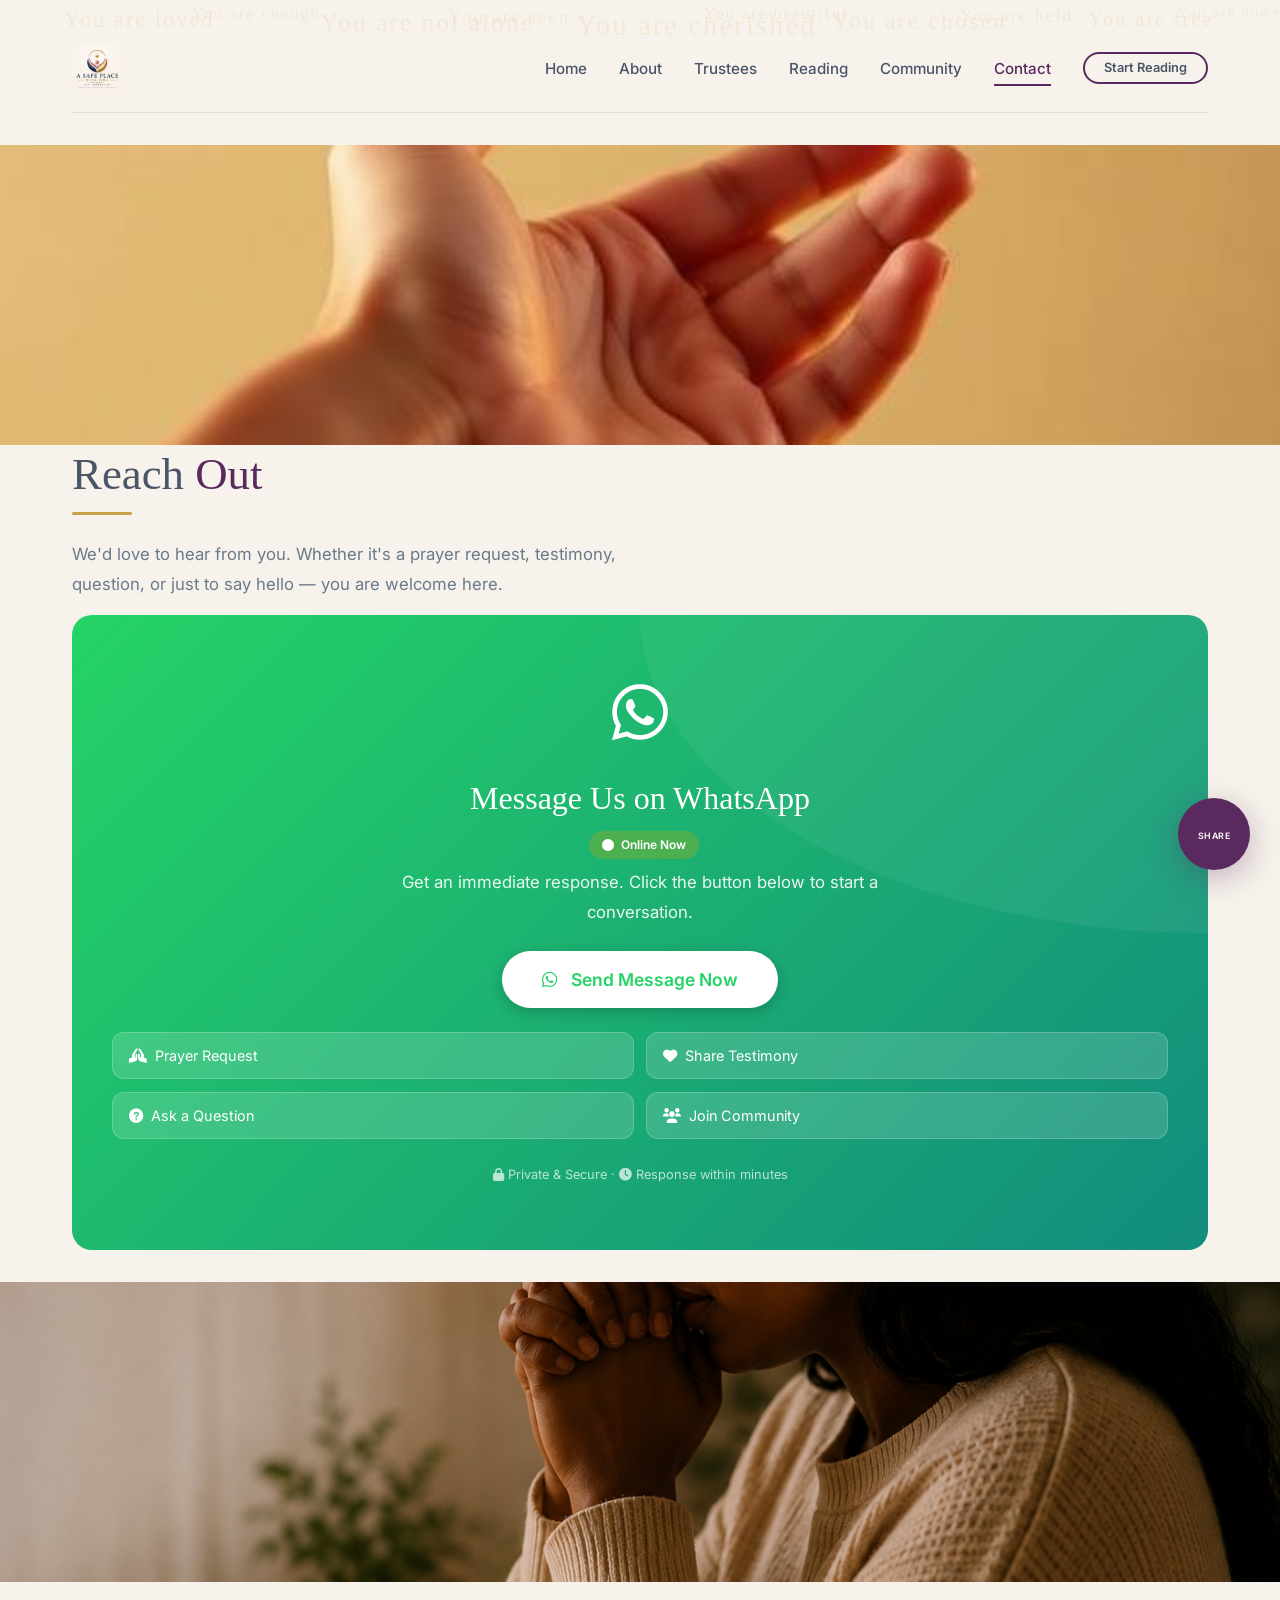
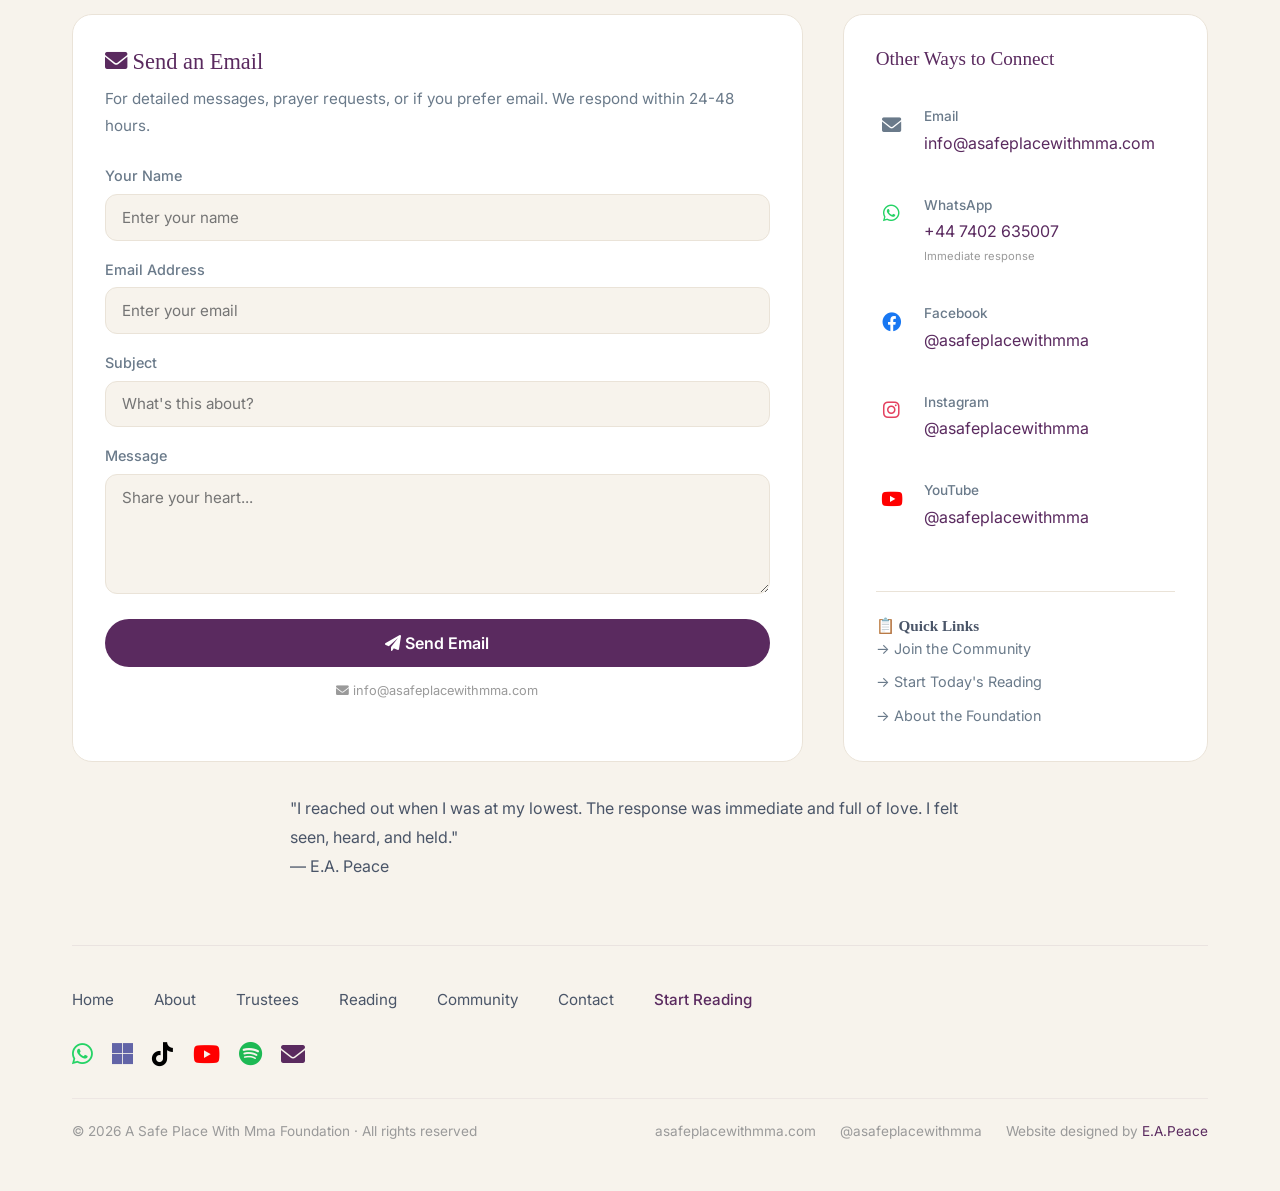
<file: website/contact.html>
<!DOCTYPE html>
<html lang="en">
<head>
  <meta charset="UTF-8" />
  <meta name="viewport" content="width=device-width, initial-scale=1.0" />
  <!-- Theme Color for Mobile Browsers -->
<meta name="theme-color" content="#5A2A5F" />

<!-- Apple Touch Icon -->
<link rel="apple-touch-icon" href="assets/images/icon-192x192.png">

<!-- PWA Manifest -->
<link rel="manifest" href="manifest.json" />
  <title>Contact · A Safe Place With Mma Foundation</title>
  <meta name="description" content="Reach out to us. Whether it's a prayer request, testimony, or just to say hello - you are welcome here." />
  
  <!-- Fonts -->
  <link rel="preconnect" href="https://fonts.googleapis.com" />
  <link rel="preconnect" href="https://fonts.gstatic.com" crossorigin />
  <link href="https://fonts.googleapis.com/css2?family=Inter:opsz,wght@14..32,300;14..32,400;14..32,500;14..32,600;14..32,700&family=Georgia:ital@0;1&display=swap" rel="stylesheet" />
  
  <!-- Font Awesome 6 (Free) for Social Icons -->
  <link rel="stylesheet" href="https://cdnjs.cloudflare.com/ajax/libs/font-awesome/6.0.0-beta3/css/all.min.css" />
  
  <!-- Styles -->
  <link rel="stylesheet" href="css/style.css" />
  
  <!-- Favicon -->
  <link rel="icon" type="image/png" href="assets/images/favicon.png" />
  
  <style>
    /* ============================================ */
    /* FULL WIDTH HERO IMAGE - SPANS EDGE TO EDGE LEFT TO RIGHT */
    /* ============================================ */
    .contact-hero-img-wrapper {
      width: 100vw;
      margin-left: calc(-50vw + 50%);
      margin-right: calc(-50vw + 50%);
      overflow: hidden;
      background: var(--background, #f9f9f9);
      padding: 0;
    }

    .contact-hero-img-wrapper img {
      width: 100%;
      height: 300px;
      object-fit: cover;
      display: block;
      background: var(--background, #f9f9f9);
    }

    /* Mobile - cover full width left to right */
    @media (max-width: 768px) {
      .contact-hero-img-wrapper {
        width: 100vw;
        margin-left: calc(-50vw + 50%);
        margin-right: calc(-50vw + 50%);
        max-height: 250px;
      }
      
      .contact-hero-img-wrapper img {
        width: 100%;
        height: 250px;
        object-fit: cover;
      }
    }

    @media (max-width: 480px) {
      .contact-hero-img-wrapper {
        max-height: 200px;
      }
      
      .contact-hero-img-wrapper img {
        height: 200px;
        object-fit: cover;
      }
    }

    /* ============================================ */
    /* SECOND FULL WIDTH IMAGE - PRAYING WOMAN */
    /* ============================================ */
    .prayer-img-wrapper {
      width: 100vw;
      margin-left: calc(-50vw + 50%);
      margin-right: calc(-50vw + 50%);
      overflow: hidden;
      background: var(--background, #f9f9f9);
      padding: 0;
    }

    .prayer-img-wrapper img {
      width: 100%;
      height: 300px;
      object-fit: cover;
      display: block;
      background: var(--background, #f9f9f9);
    }

    /* Mobile - cover full width left to right */
    @media (max-width: 768px) {
      .prayer-img-wrapper {
        width: 100vw;
        margin-left: calc(-50vw + 50%);
        margin-right: calc(-50vw + 50%);
        max-height: 250px;
      }
      
      .prayer-img-wrapper img {
        width: 100%;
        height: 250px;
        object-fit: cover;
      }
    }

    @media (max-width: 480px) {
      .prayer-img-wrapper {
        max-height: 200px;
      }
      
      .prayer-img-wrapper img {
        height: 200px;
        object-fit: cover;
      }
    }

    .contact-hero-img {
      width: 100%;
      height: auto;
      max-height: 300px;
      object-fit: contain;
      border-radius: var(--radius, 12px);
      display: block;
      background: var(--background, #f9f9f9);
    }
    
    .image-wrapper {
      overflow: hidden;
      border-radius: var(--radius, 12px);
      margin-bottom: 1rem;
      background: var(--background, #f9f9f9);
    }

    .image-wrapper img {
      width: 100%;
      height: auto;
      max-height: 300px;
      object-fit: contain;
      display: block;
    }
    
    .whatsapp-card {
      background: linear-gradient(135deg, #25D366, #128C7E);
      color: white;
      padding: 2.5rem;
      border-radius: var(--radius, 12px);
      text-align: center;
      position: relative;
      overflow: hidden;
    }
    
    .whatsapp-card::before {
      content: '';
      position: absolute;
      top: -50%;
      right: -50%;
      width: 100%;
      height: 100%;
      background: rgba(255,255,255,0.05);
      border-radius: 50%;
      pointer-events: none;
    }
    
    .whatsapp-card .whatsapp-icon {
      font-size: 4rem;
      margin-bottom: 0.5rem;
      display: block;
      animation: pulse 2s infinite;
    }
    
    @keyframes pulse {
      0% { transform: scale(1); }
      50% { transform: scale(1.05); }
      100% { transform: scale(1); }
    }
    
    .whatsapp-card h2 {
      font-family: var(--font-serif, Georgia, serif);
      font-size: 2rem;
      color: white;
      margin-bottom: 0.5rem;
    }
    
    .whatsapp-card p {
      color: rgba(255,255,255,0.9);
      font-size: 1.05rem;
      max-width: 500px;
      margin: 0 auto 1.5rem;
    }
    
    .whatsapp-btn {
      display: inline-block;
      background: white;
      color: #25D366;
      padding: 0.8rem 2.5rem;
      border-radius: 50px;
      font-weight: 600;
      font-size: 1.1rem;
      text-decoration: none;
      transition: transform 0.3s ease, box-shadow 0.3s ease;
      box-shadow: 0 4px 15px rgba(0,0,0,0.2);
    }
    
    .whatsapp-btn:hover {
      transform: translateY(-3px);
      box-shadow: 0 8px 25px rgba(0,0,0,0.3);
    }
    
    .whatsapp-btn i {
      margin-right: 10px;
    }
    
    .quick-responses {
      display: grid;
      grid-template-columns: 1fr 1fr;
      gap: 0.8rem;
      margin-top: 1.5rem;
      text-align: left;
    }
    
    .quick-response-btn {
      background: rgba(255,255,255,0.15);
      color: white;
      padding: 0.6rem 1rem;
      border-radius: var(--radius-sm, 8px);
      border: 1px solid rgba(255,255,255,0.2);
      text-decoration: none;
      font-size: 0.9rem;
      transition: background 0.3s ease;
      display: flex;
      align-items: center;
      gap: 8px;
    }
    
    .quick-response-btn:hover {
      background: rgba(255,255,255,0.25);
    }
    
    .contact-info-item {
      display: flex;
      align-items: flex-start;
      gap: 1rem;
      margin-bottom: 1.2rem;
    }
    
    .contact-info-item .icon {
      min-width: 2rem;
      font-size: 1.2rem;
      text-align: center;
      padding-top: 0.2rem;
    }
    
    .contact-info-item a {
      text-decoration: none;
      word-break: break-all;
    }
    
    .contact-info-item a:hover {
      text-decoration: underline;
    }
    
    .email-card {
      background: var(--white, #fff);
      padding: 2rem;
      border-radius: var(--radius, 12px);
      border: 1px solid var(--border, #ddd);
    }
    
    .email-card h3 {
      font-family: var(--font-serif, Georgia, serif);
      color: var(--primary, #b8860b);
      font-size: 1.4rem;
      margin-bottom: 0.5rem;
    }
    
    .email-card input,
    .email-card textarea {
      width: 100%;
      padding: 0.8rem 1rem;
      border: 1px solid var(--border, #ddd);
      border-radius: var(--radius-sm, 8px);
      font-family: var(--font-sans, 'Inter', sans-serif);
      font-size: 0.95rem;
      transition: border-color 0.3s ease;
      background: var(--background, #f9f9f9);
    }
    
    .email-card input:focus,
    .email-card textarea:focus {
      outline: none;
      border-color: var(--primary, #b8860b);
      box-shadow: 0 0 0 3px rgba(184, 134, 11, 0.1);
      background: var(--white, #fff);
    }
    
    .email-card textarea {
      min-height: 120px;
      resize: vertical;
    }
    
    .email-card .btn {
      width: 100%;
      padding: 0.8rem;
      font-size: 1rem;
    }
    
    .status-badge {
      display: inline-block;
      background: #4CAF50;
      color: white;
      padding: 0.2rem 0.8rem;
      border-radius: 50px;
      font-size: 0.75rem;
      font-weight: 600;
      margin-left: 0.5rem;
    }
    
    .status-badge i {
      margin-right: 4px;
    }
    
    .prayer-img {
      width: 100%;
      height: auto;
      max-height: 300px;
      object-fit: contain;
      border-radius: var(--radius-sm, 8px);
      display: block;
      background: var(--background, #f9f9f9);
    }
    
    .contact-form-grid {
      display: grid;
      grid-template-columns: 2fr 1fr;
      gap: 2.5rem;
      margin: 2rem 0;
    }
    
    @media (max-width: 768px) {
      .contact-hero-img {
        max-height: 200px;
      }
      
      .image-wrapper img {
        max-height: 200px;
      }

      .prayer-img {
        max-height: 200px;
      }

      .whatsapp-card {
        padding: 1.5rem;
      }
      
      .whatsapp-card h2 {
        font-size: 1.5rem;
      }
      
      .quick-responses {
        grid-template-columns: 1fr;
      }
      
      .contact-info-item {
        flex-direction: column;
        gap: 0.3rem;
      }

      .contact-form-grid {
        grid-template-columns: 1fr;
        gap: 1.5rem;
      }
    }

    @media (max-width: 480px) {
      .contact-hero-img {
        max-height: 150px;
      }
      
      .image-wrapper img {
        max-height: 150px;
      }

      .prayer-img {
        max-height: 150px;
      }
    }
  </style>
</head>
<body>

  <!-- ============================================ -->
  <!-- FLOATING AFFIRMATIONS -->
  <!-- ============================================ -->
  <div class="floating-affirmations">
    <div class="floating-word">You are loved</div>
    <div class="floating-word">You are enough</div>
    <div class="floating-word">You are not alone</div>
    <div class="floating-word">You are seen</div>
    <div class="floating-word">You are cherished</div>
    <div class="floating-word">You are beautiful</div>
    <div class="floating-word">You are chosen</div>
    <div class="floating-word">You are held</div>
    <div class="floating-word">You are free</div>
    <div class="floating-word">You are home</div>
  </div>

  <!-- ============================================ -->
  <!-- SPARKLES -->
  <!-- ============================================ -->
  <div class="sparkle-container" id="sparkleContainer"></div>

  <!-- ============================================ -->
  <!-- MAIN CONTENT -->
  <!-- ============================================ -->
  <div class="container">
    
    <!-- ============================================ -->
    <!-- NAVIGATION -->
    <!-- ============================================ -->
    <nav>
      <div class="logo">
        <img src="assets/images/logo.png" alt="A Safe Place With Mma" class="logo-img" />
      </div>
      <div class="nav-links">
        <a href="index.html">Home</a>
        <a href="about.html">About</a>
        <a href="trustees.html">Trustees</a>
        <a href="reading.html">Reading</a>
        <a href="community.html">Community</a>
        <a href="contact.html" class="active">Contact</a>
        <a href="reading.html" class="btn btn-sm btn-outline" style="padding:0.3rem 1.2rem;font-size:0.8rem;">Start Reading</a>
      </div>
    </nav>

    <!-- ============================================ -->
    <!-- CONTACT HERO -->
    <!-- ============================================ -->
    <section style="padding:2rem 0 1rem;" class="fade-in">
      <!-- Full Width Hero Image - LEFT TO RIGHT -->
      <div class="contact-hero-img-wrapper">
        <img src="assets/images/reach-out.jpg" alt="Reach out to us" />
      </div>
      <h1 style="font-family:var(--font-serif);font-size:2.8rem;font-weight:400;color:var(--text);">
        Reach <span style="color:var(--primary);">Out</span>
      </h1>
      <div class="accent-line"></div>
      <p style="color:var(--text-light);max-width:600px;font-size:1.05rem;">
        We'd love to hear from you. Whether it's a prayer request, testimony, 
        question, or just to say hello — you are welcome here.
      </p>
    </section>

    <!-- ============================================ -->
    <!-- WHATSAPP SECTION (IMMEDIATE RESPONSE) -->
    <!-- ============================================ -->
    <div class="whatsapp-card fade-in">
      <span class="whatsapp-icon">
        <i class="fab fa-whatsapp"></i>
      </span>
      <h2>Message Us on WhatsApp</h2>
      <p>
        <span class="status-badge"><i class="fas fa-circle"></i> Online Now</span><br>
        Get an immediate response. Click the button below to start a conversation.
      </p>
      
      <a href="https://wa.me/447492950853?text=Hello%20A%20Safe%20Place%20With%20Mma%20Foundation%2C%20I%27d%20like%20to%20reach%20out..." 
         class="whatsapp-btn" 
         target="_blank">
        <i class="fab fa-whatsapp"></i> Send Message Now
      </a>
      
      <div class="quick-responses">
        <a href="https://wa.me/447492950853?text=I%20need%20prayer%20support..." 
           class="quick-response-btn" 
           target="_blank">
          <i class="fas fa-praying-hands"></i> Prayer Request
        </a>
        <a href="https://wa.me/447492950853?text=I%20want%20to%20share%20my%20testimony..." 
           class="quick-response-btn" 
           target="_blank">
          <i class="fas fa-heart"></i> Share Testimony
        </a>
        <a href="https://wa.me/447492950853?text=I%20have%20a%20question..." 
           class="quick-response-btn" 
           target="_blank">
          <i class="fas fa-question-circle"></i> Ask a Question
        </a>
        <a href="https://wa.me/447492950853?text=I%20want%20to%20join%20the%20community..." 
           class="quick-response-btn" 
           target="_blank">
          <i class="fas fa-users"></i> Join Community
        </a>
      </div>
      
      <p style="font-size:0.8rem;color:rgba(255,255,255,0.7);margin-top:1.5rem;">
        <i class="fas fa-lock"></i> Private & Secure · 
        <i class="fas fa-clock"></i> Response within minutes
      </p>
    </div>

    <!-- ============================================ -->
    <!-- PRAYER REQUEST IMAGE SECTION - FULL WIDTH LEFT TO RIGHT -->
    <!-- ============================================ -->
    <section style="margin:2rem 0;" class="fade-in">
      <div class="prayer-img-wrapper">
        <img src="assets/images/praying-woman.png" alt="Prayer & Support" />
      </div>
    </section>

    <!-- ============================================ -->
    <!-- TWO COLUMN LAYOUT: EMAIL + CONTACT INFO -->
    <!-- ============================================ -->
    <div class="contact-form-grid">
      
      <!-- Email Form -->
      <div class="email-card fade-in-left">
        <h3>
          <i class="fas fa-envelope" style="color:var(--primary);"></i> 
          Send an Email
        </h3>
        <p style="color:var(--text-light);font-size:0.95rem;margin-bottom:1.5rem;">
          For detailed messages, prayer requests, or if you prefer email.
          We respond within 24-48 hours.
        </p>
        
        <form id="contact-form" action="#" method="POST">
          <div style="margin-bottom:1rem;">
            <label for="name" style="display:block;font-weight:500;margin-bottom:0.3rem;color:var(--text-light);font-size:0.9rem;">
              Your Name
            </label>
            <input type="text" id="name" name="name" placeholder="Enter your name" required />
          </div>
          
          <div style="margin-bottom:1rem;">
            <label for="email" style="display:block;font-weight:500;margin-bottom:0.3rem;color:var(--text-light);font-size:0.9rem;">
              Email Address
            </label>
            <input type="email" id="email" name="email" placeholder="Enter your email" required />
          </div>
          
          <div style="margin-bottom:1rem;">
            <label for="subject" style="display:block;font-weight:500;margin-bottom:0.3rem;color:var(--text-light);font-size:0.9rem;">
              Subject
            </label>
            <input type="text" id="subject" name="subject" placeholder="What's this about?" />
          </div>
          
          <div style="margin-bottom:1rem;">
            <label for="message" style="display:block;font-weight:500;margin-bottom:0.3rem;color:var(--text-light);font-size:0.9rem;">
              Message
            </label>
            <textarea id="message" name="message" placeholder="Share your heart..." required></textarea>
          </div>
          
          <button type="submit" class="btn" style="width:100%;">
            <i class="fas fa-paper-plane"></i> Send Email
          </button>
          
          <p style="font-size:0.8rem;color:var(--text-muted);text-align:center;margin-top:0.8rem;">
            <i class="fas fa-envelope"></i> info@asafeplacewithmma.com
          </p>
        </form>
        
        <!-- Form success message -->
        <div id="form-success" style="display:none;background:#e8f0e8;padding:1.5rem;border-radius:var(--radius-sm);text-align:center;margin-top:1rem;">
          <p style="font-size:1.1rem;color:var(--primary);font-weight:500;">✅ Message sent!</p>
          <p style="color:var(--text-light);">Thank you for reaching out. We'll respond as soon as possible.</p>
          <p style="color:var(--text-muted);font-size:0.9rem;margin-top:0.5rem;">You are not alone. ❤️</p>
        </div>
      </div>

      <!-- Contact Info Sidebar -->
      <div class="fade-in-right">
        <div style="background:var(--white);padding:2rem;border-radius:var(--radius);border:1px solid var(--border);">
          <h3 style="font-family:var(--font-serif);color:var(--primary);font-size:1.2rem;margin-bottom:1rem;">
            Other Ways to Connect
          </h3>
          
          <div class="contact-info">
            <div class="contact-info-item">
              <span class="icon"><i class="fas fa-envelope"></i></span>
              <div>
                <div style="font-weight:500;font-size:0.85rem;color:var(--text-light);">Email</div>
                <a href="mailto:info@asafeplacewithmma.com" style="color:var(--primary);">
                  info@asafeplacewithmma.com
                </a>
              </div>
            </div>
            
            <div class="contact-info-item">
              <span class="icon"><i class="fab fa-whatsapp" style="color:#25D366;"></i></span>
              <div>
                <div style="font-weight:500;font-size:0.85rem;color:var(--text-light);">WhatsApp</div>
                <a href="https://wa.me/447492950853" style="color:var(--primary);">+44 7402 635007</a>
                <p style="font-size:0.7rem;color:var(--text-muted);">Immediate response</p>
              </div>
            </div>
            
            <div class="contact-info-item">
              <span class="icon"><i class="fab fa-facebook" style="color:#1877F2;"></i></span>
              <div>
                <div style="font-weight:500;font-size:0.85rem;color:var(--text-light);">Facebook</div>
                <a href="#" style="color:var(--primary);">@asafeplacewithmma</a>
              </div>
            </div>
            
            <div class="contact-info-item">
              <span class="icon"><i class="fab fa-instagram" style="color:#E4405F;"></i></span>
              <div>
                <div style="font-weight:500;font-size:0.85rem;color:var(--text-light);">Instagram</div>
                <a href="#" style="color:var(--primary);">@asafeplacewithmma</a>
              </div>
            </div>
            
            <div class="contact-info-item">
              <span class="icon"><i class="fab fa-youtube" style="color:#FF0000;"></i></span>
              <div>
                <div style="font-weight:500;font-size:0.85rem;color:var(--text-light);">YouTube</div>
                <a href="#" style="color:var(--primary);">@asafeplacewithmma</a>
              </div>
            </div>
          </div>

          <div style="margin-top:1.5rem;padding-top:1.5rem;border-top:1px solid var(--border);">
            <h4 style="font-weight:600;color:var(--text);font-size:0.95rem;">📋 Quick Links</h4>
            <ul style="list-style:none;padding:0;font-size:0.9rem;">
              <li style="margin-bottom:0.5rem;">
                <a href="community.html" style="color:var(--text-light);text-decoration:none;">
                  → Join the Community
                </a>
              </li>
              <li style="margin-bottom:0.5rem;">
                <a href="reading.html" style="color:var(--text-light);text-decoration:none;">
                  → Start Today's Reading
                </a>
              </li>
              <li>
                <a href="about.html" style="color:var(--text-light);text-decoration:none;">
                  → About the Foundation
                </a>
              </li>
            </ul>
          </div>
        </div>
      </div>

    </div>

    <!-- ============================================ -->
    <!-- TESTIMONIAL -->
    <!-- ============================================ -->
    <section style="margin:2rem 0;" class="fade-in">
      <div class="testimonial" style="max-width:700px;margin:0 auto;">
        <p>
          "I reached out when I was at my lowest. The response was immediate 
          and full of love. I felt seen, heard, and held."
        </p>
        <span class="author">— E.A. Peace</span>
      </div>
    </section>

    <!-- ============================================ -->
    <!-- FOOTER -->
    <!-- ============================================ -->
    <footer>
      <div class="footer-links">
        <a href="index.html">Home</a>
        <a href="about.html">About</a>
        <a href="trustees.html">Trustees</a>
        <a href="reading.html">Reading</a>
        <a href="community.html">Community</a>
        <a href="contact.html">Contact</a>
        <a href="reading.html" style="font-weight:500;color:var(--primary);">Start Reading</a>
      </div>
      
       <!-- Social Links with Font Awesome Icons -->
      <div class="social-links">
        <a href="https://chat.whatsapp.com/G8nLOmKrYnEKmZvbc1y0qK" aria-label="WhatsApp" target="_blank"><i class="fab fa-whatsapp" style="color:#25D366; font-size:1.5rem;"></i></a>
        <a href="https://teams.live.com/l/community/FEAFlCBUdxFGT8qXg?v=g1" aria-label="Microsoft Teams" target="_blank"><i class="fab fa-microsoft" style="color:#6264A7; font-size:1.5rem;"></i></a>
        <a href="https://www.tiktok.com/@asafeplacewithmma7?_r=1&_t=ZS-97cQnuE5kcm" aria-label="TikTok" target="_blank"><i class="fab fa-tiktok" style="color:#000000; font-size:1.5rem;"></i></a>
        <a href="https://youtube.com/@asafeplacewithmma?si=AjO1Ku7wc0fPVwqH" aria-label="YouTube" target="_blank"><i class="fab fa-youtube" style="color:#FF0000; font-size:1.5rem;"></i></a>
        <a href="https://open.spotify.com/show/0ON8oxmkRJpr3S7rQXiW1G?si=dKve_UY-Q5W2GLnHL8E5OA" aria-label="Spotify" target="_blank"><i class="fab fa-spotify" style="color:#1DB954; font-size:1.5rem;"></i></a>
        <a href="mailto:info@asafeplacewithmma.com" aria-label="Email"><i class="fas fa-envelope" style="color:var(--primary); font-size:1.5rem;"></i></a>
      </div>
      
      <div class="footer-bottom">
        <span>© 2026 A Safe Place With Mma Foundation · All rights reserved</span>
        <div style="display:flex;gap:1.5rem;flex-wrap:wrap;">
          <span>asafeplacewithmma.com</span>
          <span>@asafeplacewithmma</span>
          <div class="design-credit">
          <span>Website designed by <a href="http://emmanueladekunlepeace.com/" target="_blank">E.A.Peace</a></span>
        </div>
        </div>
      </div>
    </footer>

  </div>

  <!-- ============================================ -->
  <!-- JAVASCRIPT -->
  <!-- ============================================ -->
  <script src="js/main.js"></script>
  
  <!-- ============================================ -->
  <!-- FLOATING BURDEN JAR - HTML -->
  <!-- ============================================ -->
  <button id="burdenFloatBtn" class="burden-float-btn" aria-label="Share your burden">
    <i class="fas fa-candle"></i>
    <span>Share</span>
  </button>

  <div id="burdenModal" class="burden-modal">
    <div class="burden-modal-content">
      <div class="burden-modal-header">
        <h2>🕯️ Drop Your Burden</h2>
        <button id="burdenCloseBtn" class="burden-close-btn">&times;</button>
      </div>
      <p class="burden-modal-sub">You are safe. You are seen. You are loved.</p>
      
      <form id="burdenForm">
        <textarea id="burdenInput" placeholder="What's on your heart today?" rows="4"></textarea>
        <button type="submit" id="burdenSubmitBtn">🙏 Receive Prayer</button>
      </form>
      
      <div id="burdenReply">
        <em>Your response will appear here...</em>
      </div>
    </div>
  </div>
  
  <script>
    document.addEventListener('DOMContentLoaded', function() {
      const container = document.getElementById('sparkleContainer');
      if (container) {
        for (let i = 0; i < 25; i++) {
          const sparkle = document.createElement('div');
          sparkle.className = 'sparkle';
          sparkle.style.left = Math.random() * 100 + '%';
          sparkle.style.top = Math.random() * 100 + '%';
          sparkle.style.width = (Math.random() * 4 + 2) + 'px';
          sparkle.style.height = sparkle.style.width;
          sparkle.style.animationDelay = (Math.random() * 6) + 's';
          sparkle.style.animationDuration = (Math.random() * 4 + 4) + 's';
          container.appendChild(sparkle);
        }
      }

      const observerOptions = {
        threshold: 0.15,
        rootMargin: '0px 0px -50px 0px'
      };

      const observer = new IntersectionObserver(function(entries) {
        entries.forEach(entry => {
          if (entry.isIntersecting) {
            entry.target.classList.add('visible');
          }
        });
      }, observerOptions);

      document.querySelectorAll('.fade-in, .fade-in-left, .fade-in-right, .scale-in').forEach(el => {
        observer.observe(el);
      });

      const form = document.getElementById('contact-form');
      const successDiv = document.getElementById('form-success');
      
      if (form) {
        form.addEventListener('submit', function(e) {
          e.preventDefault();
          form.style.display = 'none';
          successDiv.style.display = 'block';
          console.log('Form submitted:', {
            name: document.getElementById('name').value,
            email: document.getElementById('email').value,
            subject: document.getElementById('subject').value,
            message: document.getElementById('message').value
          });
          setTimeout(function() {
            form.reset();
            form.style.display = 'block';
            successDiv.style.display = 'none';
          }, 5000);
        });
      }
    });
  </script>
  <!-- Register Service Worker for PWA -->
<script>
  if ('serviceWorker' in navigator) {
    navigator.serviceWorker.register('/sw.js')
      .then(function(registration) {
        console.log('Service Worker registered successfully:', registration);
      })
      .catch(function(error) {
        console.log('Service Worker registration failed:', error);
      });
  }
</script>
</body>
</html>
</file>
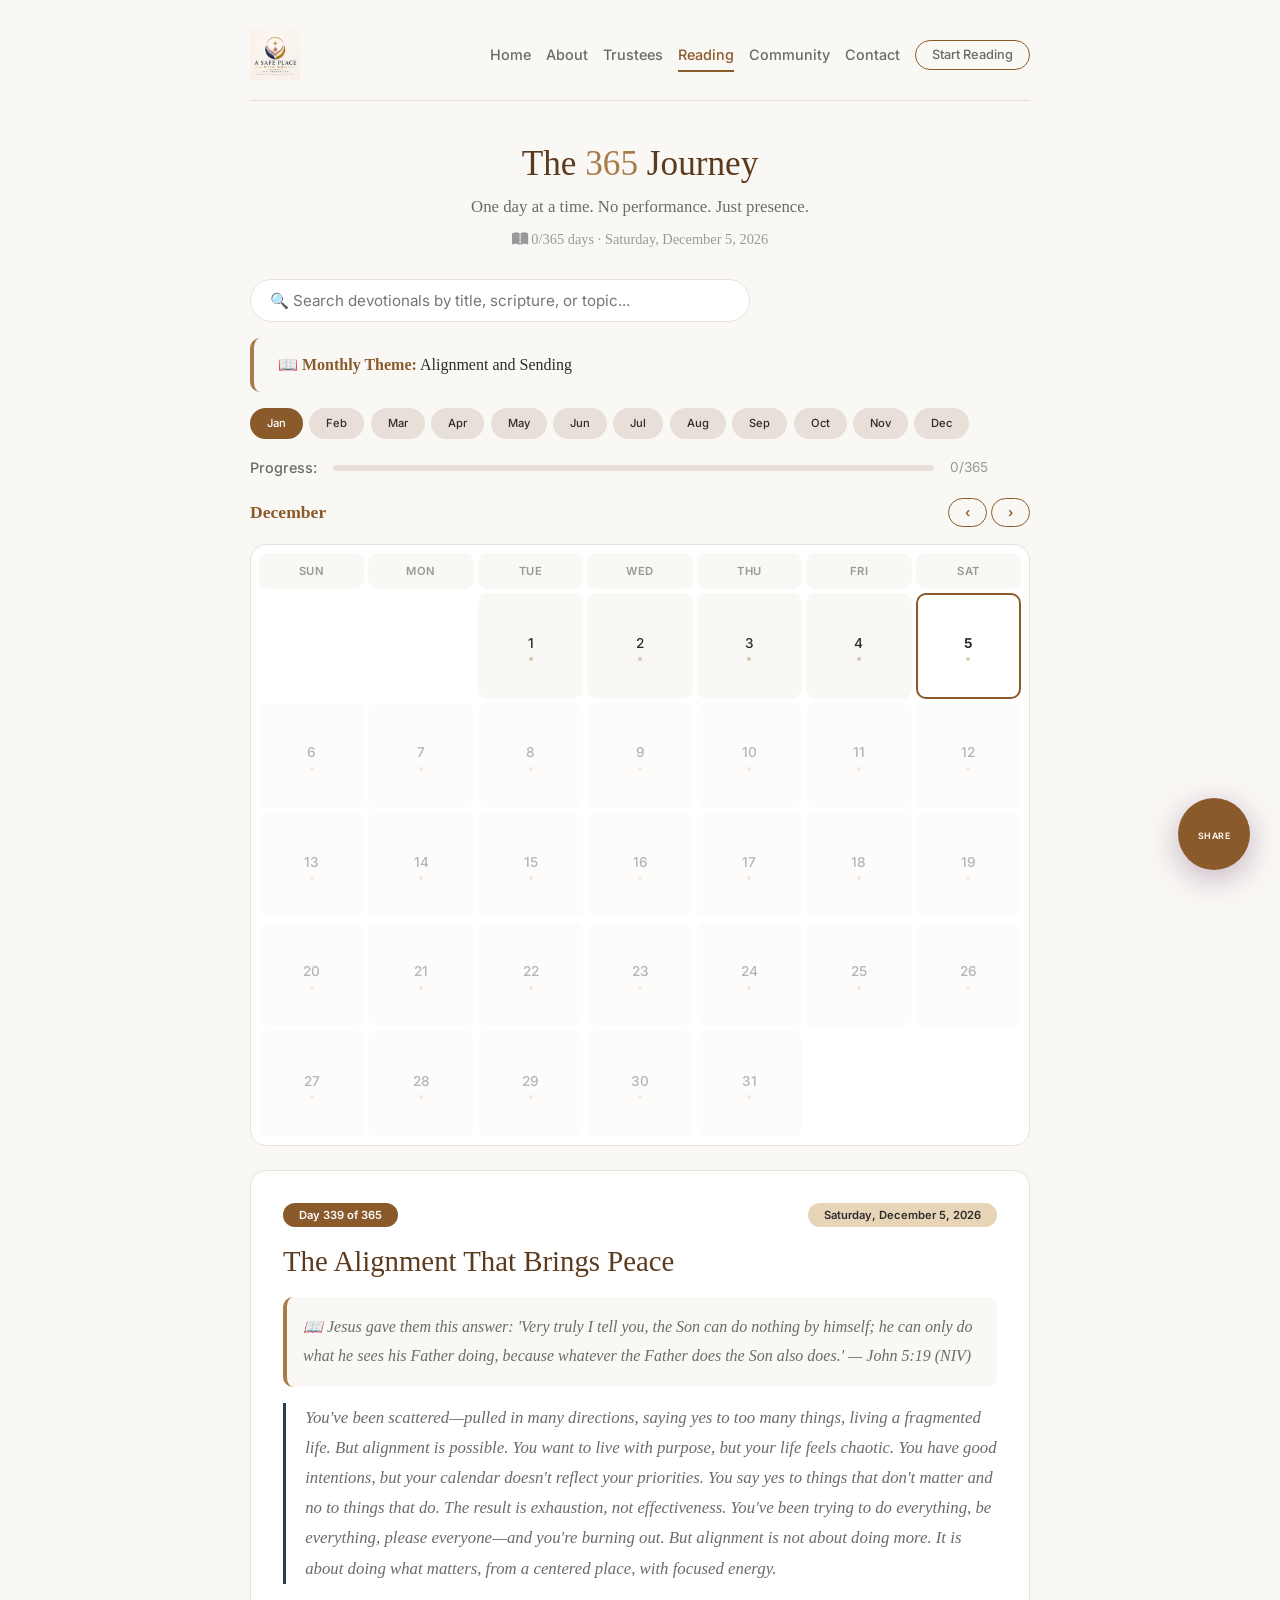
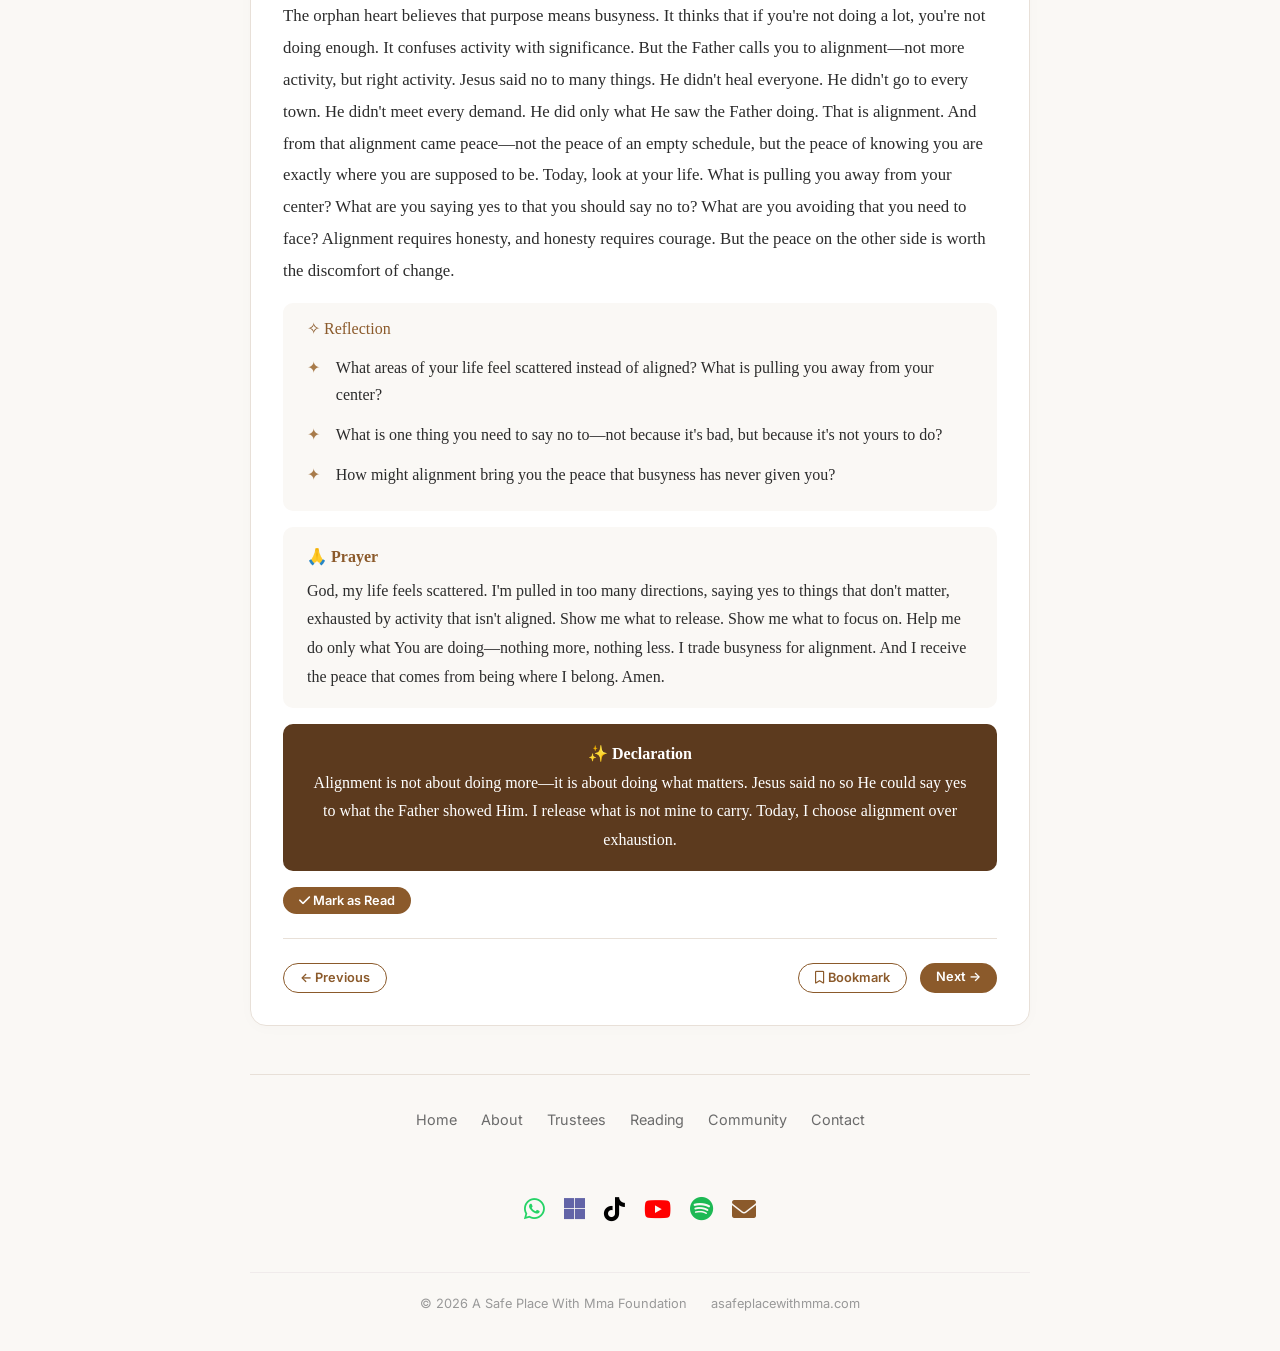
<file: website/reading.html>
<!DOCTYPE html>
<html lang="en">
<head>
  <meta charset="UTF-8" />
  <meta name="viewport" content="width=device-width, initial-scale=1.0" />
  <title>Reading · A Safe Place With Mma Foundation</title>
  
  <!-- Fonts -->
  <link rel="preconnect" href="https://fonts.googleapis.com" />
  <link rel="preconnect" href="https://fonts.gstatic.com" crossorigin />
  <link href="https://fonts.googleapis.com/css2?family=Inter:opsz,wght@14..32,300;14..32,400;14..32,500;14..32,600;14..32,700&family=Georgia:ital@0;1&display=swap" rel="stylesheet" />
  
  <!-- Font Awesome -->
  <link rel="stylesheet" href="https://cdnjs.cloudflare.com/ajax/libs/font-awesome/6.0.0-beta3/css/all.min.css" />
  
  <!-- CSS -->
  <link rel="stylesheet" href="css/style.css" />
  
  <style>
    /* ============================================
       ADDITIONAL STYLES FOR READING PAGE
       ============================================ */
    * {
      margin: 0;
      padding: 0;
      box-sizing: border-box;
    }
    
    :root {
      --primary: #8B5A2B;
      --primary-light: #A87B4A;
      --primary-dark: #5C3A1E;
      --secondary: #2C3E50;
      --bg: #FAF8F5;
      --white: #FFFFFF;
      --text: #2C2C2C;
      --text-light: #6B6B6B;
      --text-muted: #999;
      --border: #E8E0D8;
      --radius: 16px;
      --radius-sm: 10px;
      --shadow: 0 8px 32px rgba(0, 0, 0, 0.08);
      --transition: 0.3s ease;
      --font-serif: 'Georgia', 'Times New Roman', serif;
      --font-sans: 'Inter', -apple-system, BlinkMacSystemFont, sans-serif;
    }
    
    body {
      font-family: var(--font-serif);
      background: var(--bg);
      color: var(--text);
      line-height: 1.8;
    }
    
    .container {
      max-width: 820px;
      margin: 0 auto;
      padding: 20px;
    }
    
    /* Navigation */
    nav {
      display: flex;
      justify-content: space-between;
      align-items: center;
      padding: 10px 0 20px;
      flex-wrap: wrap;
      gap: 10px;
      border-bottom: 1px solid var(--border);
      margin-bottom: 20px;
    }
    
    .logo-img {
      height: 50px;
      width: auto;
    }
    
    .nav-links {
      display: flex;
      gap: 15px;
      align-items: center;
      flex-wrap: wrap;
    }
    
    .nav-links a {
      text-decoration: none;
      color: var(--text-light);
      font-family: var(--font-sans);
      font-size: 0.9rem;
      font-weight: 500;
      transition: var(--transition);
    }
    
    .nav-links a:hover,
    .nav-links a.active {
      color: var(--primary);
    }
    
    .btn {
      display: inline-block;
      padding: 0.6rem 1.5rem;
      border-radius: 30px;
      text-decoration: none;
      font-weight: 600;
      font-family: var(--font-sans);
      font-size: 0.9rem;
      transition: var(--transition);
      cursor: pointer;
      border: none;
    }
    
    .btn-primary {
      background: var(--primary);
      color: white;
    }
    
    .btn-primary:hover {
      background: var(--primary-dark);
    }
    
    .btn-outline {
      background: transparent;
      color: var(--primary);
      border: 1.5px solid var(--primary);
    }
    
    .btn-outline:hover {
      background: var(--primary);
      color: white;
    }
    
    .btn-sm {
      padding: 0.3rem 1rem;
      font-size: 0.8rem;
    }
    
    /* Header */
    .reading-header {
      text-align: center;
      padding: 10px 0;
    }
    
    .reading-header h1 {
      font-size: 2.2rem;
      color: var(--primary-dark);
      margin: 10px 0 5px;
    }
    
    .reading-header h1 span {
      color: var(--primary-light);
    }
    
    .reading-header p {
      color: var(--text-light);
      max-width: 600px;
      margin: 0 auto;
      font-size: 1.05rem;
    }
    
    /* Calendar */
    .calendar-grid {
      display: grid;
      grid-template-columns: repeat(7, 1fr);
      gap: 4px;
      margin: 1rem 0;
      background: var(--white);
      border-radius: var(--radius);
      padding: 0.5rem;
      border: 1px solid var(--border);
    }
    
    .calendar-grid .day-header {
      font-weight: 600;
      text-align: center;
      font-size: 0.7rem;
      color: var(--text-muted);
      padding: 0.5rem 0;
      background: var(--bg);
      border-radius: var(--radius-sm);
      font-family: var(--font-sans);
      text-transform: uppercase;
      letter-spacing: 0.5px;
    }
    
    .calendar-grid .day-cell {
      aspect-ratio: 1;
      display: flex;
      flex-direction: column;
      align-items: center;
      justify-content: center;
      border-radius: var(--radius-sm);
      font-size: 0.85rem;
      font-weight: 500;
      cursor: pointer;
      transition: var(--transition);
      background: var(--bg);
      color: var(--text);
      border: 2px solid transparent;
      font-family: var(--font-sans);
      position: relative;
    }
    
    .calendar-grid .day-cell .day-dot {
      width: 4px;
      height: 4px;
      border-radius: 50%;
      background: var(--primary-light);
      margin-top: 2px;
      opacity: 0.4;
    }
    
    .calendar-grid .day-cell:hover:not(.empty):not(.future) {
      background: #E8D5B7;
      transform: scale(1.05);
    }
    
    .calendar-grid .day-cell.read {
      background: #E8D5B7;
    }
    
    .calendar-grid .day-cell.read .day-dot {
      opacity: 1;
      background: var(--primary);
    }
    
    .calendar-grid .day-cell.today {
      border-color: var(--primary);
      background: var(--white);
      font-weight: 700;
    }
    
    .calendar-grid .day-cell.future {
      opacity: 0.35;
      cursor: default;
    }
    
    .calendar-grid .day-cell.future:hover {
      transform: none;
      background: var(--bg);
    }
    
    .calendar-grid .day-cell.empty {
      background: transparent;
      cursor: default;
    }
    
    .calendar-grid .day-cell.empty:hover {
      transform: none;
    }
    
    /* Month Navigation */
    .month-nav {
      display: flex;
      flex-wrap: wrap;
      gap: 0.4rem;
      margin: 1rem 0;
    }
    
    .month-nav a {
      padding: 0.25rem 1rem;
      border-radius: 30px;
      background: var(--border);
      color: var(--text);
      text-decoration: none;
      font-size: 0.7rem;
      font-weight: 500;
      transition: var(--transition);
      cursor: pointer;
      font-family: var(--font-sans);
      border: 1px solid transparent;
    }
    
    .month-nav a:hover,
    .month-nav a.active {
      background: var(--primary);
      color: white;
    }
    
    /* Monthly Theme */
    .monthly-theme {
      background: var(--bg);
      padding: 0.8rem 1.5rem;
      border-radius: var(--radius-sm);
      margin: 0.5rem 0 1rem;
      border-left: 4px solid var(--primary-light);
    }
    
    .monthly-theme strong {
      color: var(--primary);
    }
    
    /* Day Detail */
    .day-detail {
      background: var(--white);
      border-radius: var(--radius);
      padding: 2rem;
      border: 1px solid var(--border);
      margin: 1.5rem 0;
    }
    
    .day-detail h2 {
      font-family: var(--font-serif);
      color: var(--primary-dark);
      font-size: 1.8rem;
      margin-bottom: 0.5rem;
    }
    
    .day-detail .day-badge {
      display: inline-block;
      background: var(--primary);
      color: white;
      padding: 0.15rem 1rem;
      border-radius: 30px;
      font-size: 0.7rem;
      font-weight: 600;
      font-family: var(--font-sans);
    }
    
    .day-detail .today-highlight {
      background: #E8D5B7;
      color: var(--text);
      padding: 0.15rem 1rem;
      border-radius: 30px;
      font-size: 0.7rem;
      font-weight: 600;
      font-family: var(--font-sans);
      display: inline-block;
    }
    
    .day-detail .opening {
      font-size: 1.05rem;
      line-height: 1.8;
      margin: 0.8rem 0;
      font-style: italic;
      color: var(--text-light);
    }
    
    .day-detail .message {
      font-size: 1.05rem;
      line-height: 1.9;
      margin: 1rem 0;
      color: var(--text);
    }
    
    .day-detail .message p {
      margin-bottom: 1rem;
    }
    
    .day-detail .scripture {
      font-style: italic;
      color: var(--text-light);
      padding: 1rem;
      background: var(--bg);
      border-radius: var(--radius-sm);
      margin: 1rem 0;
      border-left: 4px solid var(--primary-light);
    }
    
    .day-detail .reflection-section {
      background: var(--bg);
      padding: 1rem 1.5rem;
      border-radius: var(--radius-sm);
      margin: 1rem 0;
    }
    
    .day-detail .reflection-section h4 {
      color: var(--primary);
      margin-bottom: 0.5rem;
      font-family: var(--font-serif);
    }
    
    .day-detail .reflection-section ul {
      list-style: none;
      padding: 0;
    }
    
    .day-detail .reflection-section ul li {
      padding: 0.4rem 0 0.4rem 1.8rem;
      position: relative;
      line-height: 1.7;
    }
    
    .day-detail .reflection-section ul li::before {
      content: "✦";
      position: absolute;
      left: 0;
      color: var(--primary-light);
    }
    
    .day-detail .prayer {
      background: var(--bg);
      padding: 1rem 1.5rem;
      border-radius: var(--radius-sm);
      margin: 1rem 0;
    }
    
    .day-detail .prayer-label {
      font-weight: 600;
      color: var(--primary);
      display: block;
      margin-bottom: 0.3rem;
    }
    
    .day-detail .declaration {
      background: var(--primary-dark);
      color: white;
      padding: 1rem 1.5rem;
      border-radius: var(--radius-sm);
      margin: 1rem 0;
      text-align: center;
    }
    
    .day-nav {
      display: flex;
      justify-content: space-between;
      align-items: center;
      margin-top: 1.5rem;
      padding-top: 1.5rem;
      border-top: 1px solid var(--border);
      flex-wrap: wrap;
      gap: 0.5rem;
    }
    
    .day-nav a {
      text-decoration: none;
    }
    
    /* Progress Bar */
    .progress-container {
      display: flex;
      align-items: center;
      gap: 1rem;
      margin: 0.5rem 0 1rem;
      flex-wrap: wrap;
    }
    
    .progress-container .progress-label {
      font-weight: 500;
      color: var(--text-light);
      font-size: 0.9rem;
      font-family: var(--font-sans);
    }
    
    .progress-track {
      flex: 1;
      min-width: 100px;
      height: 6px;
      background: var(--border);
      border-radius: 10px;
      overflow: hidden;
    }
    
    .progress-track .progress-fill {
      height: 100%;
      width: 0%;
      background: var(--primary-light);
      border-radius: 10px;
      transition: width 0.8s ease;
    }
    
    .progress-text {
      font-size: 0.85rem;
      color: var(--text-muted);
      min-width: 80px;
      font-family: var(--font-sans);
    }
    
    /* Month header */
    .month-header {
      display: flex;
      justify-content: space-between;
      align-items: center;
      margin-bottom: 0.5rem;
      flex-wrap: wrap;
      gap: 0.5rem;
    }
    
    .month-header .month-label {
      font-weight: 600;
      color: var(--primary);
      font-size: 1.1rem;
      font-family: var(--font-serif);
    }
    
    /* Search */
    .search-input {
      width: 100%;
      max-width: 500px;
      padding: 0.7rem 1.2rem;
      border: 1px solid var(--border);
      border-radius: 50px;
      font-family: var(--font-sans);
      font-size: 0.95rem;
      background: var(--white);
      color: var(--text);
      transition: border var(--transition);
    }
    
    .search-input:focus {
      outline: none;
      border-color: var(--primary);
    }
    
    .search-results {
      margin-top: 0.5rem;
      max-width: 500px;
    }
    
    .search-result-item {
      padding: 0.5rem;
      border-bottom: 1px solid var(--border);
      cursor: pointer;
      transition: background 0.2s;
    }
    
    .search-result-item:hover {
      background: var(--bg);
    }
    
    .search-result-item strong {
      color: var(--primary);
    }
    
    /* Footer */
    footer {
      margin-top: 3rem;
      padding: 2rem 0 1rem;
      border-top: 1px solid var(--border);
      text-align: center;
    }
    
    .footer-links {
      display: flex;
      justify-content: center;
      gap: 1.5rem;
      flex-wrap: wrap;
      margin-bottom: 1rem;
    }
    
    .footer-links a {
      text-decoration: none;
      color: var(--text-light);
      font-family: var(--font-sans);
      font-size: 0.9rem;
      transition: var(--transition);
    }
    
    .footer-links a:hover {
      color: var(--primary);
    }
    
    .social-links {
      display: flex;
      justify-content: center;
      gap: 1.2rem;
      margin: 1rem 0;
    }
    
    .social-links a {
      text-decoration: none;
      font-size: 1.5rem;
      transition: var(--transition);
    }
    
    .social-links a:hover {
      transform: scale(1.1);
    }
    
    .footer-bottom {
      font-size: 0.8rem;
      color: var(--text-muted);
      font-family: var(--font-sans);
      display: flex;
      justify-content: center;
      gap: 1.5rem;
      flex-wrap: wrap;
    }
    
    /* Floating Affirmations */
    .floating-affirmations {
      position: fixed;
      top: 0;
      left: 0;
      width: 100%;
      height: 100%;
      pointer-events: none;
      z-index: 0;
      overflow: hidden;
    }
    
    .floating-word {
      position: absolute;
      font-family: var(--font-serif);
      font-size: 0.8rem;
      color: rgba(139, 90, 43, 0.04);
      white-space: nowrap;
      animation: floatWord 20s linear infinite;
      font-weight: 400;
    }
    
    @keyframes floatWord {
      0% {
        transform: translateY(100vh) rotate(0deg);
        opacity: 0;
      }
      10% {
        opacity: 1;
      }
      90% {
        opacity: 1;
      }
      100% {
        transform: translateY(-100vh) rotate(720deg);
        opacity: 0;
      }
    }
    
    /* Sparkles */
    .sparkle-container {
      position: fixed;
      top: 0;
      left: 0;
      width: 100%;
      height: 100%;
      pointer-events: none;
      z-index: 1;
      overflow: hidden;
    }
    
    .sparkle {
      position: absolute;
      border-radius: 50%;
      background: radial-gradient(circle, rgba(139, 90, 43, 0.15), transparent);
      animation: sparkleFloat 6s ease-in-out infinite;
    }
    
    @keyframes sparkleFloat {
      0%, 100% {
        transform: translateY(0) scale(0);
        opacity: 0;
      }
      50% {
        transform: translateY(-30px) scale(1);
        opacity: 1;
      }
    }
    
    /* Responsive */
    @media (max-width: 768px) {
      .container {
        padding: 12px;
      }
      
      nav {
        flex-direction: column;
        align-items: center;
      }
      
      .nav-links {
        justify-content: center;
      }
      
      .day-detail {
        padding: 1.2rem;
      }
      
      .day-detail h2 {
        font-size: 1.4rem;
      }
      
      .calendar-grid {
        gap: 3px;
        padding: 0.3rem;
      }
      
      .calendar-grid .day-cell {
        font-size: 0.7rem;
      }
      
      .day-nav {
        flex-direction: column;
        align-items: stretch;
      }
      
      .reading-header h1 {
        font-size: 1.6rem;
      }
    }
    
    @media (max-width: 480px) {
      .calendar-grid .day-cell {
        font-size: 0.6rem;
        border-radius: 4px;
      }
      
      .day-detail h2 {
        font-size: 1.2rem;
      }
    }
    
    /* Fade in animation */
    .fade-in {
      opacity: 0;
      transform: translateY(20px);
      transition: opacity 0.6s ease, transform 0.6s ease;
    }
    
    .fade-in.visible {
      opacity: 1;
      transform: translateY(0);
    }
  </style>
</head>
<body>

  <!-- ========== FLOATING AFFIRMATIONS ========== -->
  <div class="floating-affirmations">
    <div class="floating-word">You are loved</div>
    <div class="floating-word">You are enough</div>
    <div class="floating-word">You are not alone</div>
    <div class="floating-word">You are seen</div>
    <div class="floating-word">You are cherished</div>
    <div class="floating-word">You are beautiful</div>
    <div class="floating-word">You are chosen</div>
    <div class="floating-word">You are held</div>
    <div class="floating-word">You are free</div>
    <div class="floating-word">You are home</div>
  </div>

  <!-- ========== SPARKLES ========== -->
  <div class="sparkle-container" id="sparkleContainer"></div>

  <!-- ========== MAIN CONTENT ========== -->
  <div class="container">
    
    <!-- ========== NAVIGATION ========== -->
    <nav>
      <div class="logo">
        <img src="assets/images/logo.png" alt="A Safe Place With Mma Foundation" class="logo-img" />
      </div>
      <div class="nav-links">
        <a href="index.html">Home</a>
        <a href="about.html">About</a>
        <a href="trustees.html">Trustees</a>
        <a href="reading.html" class="active">Reading</a>
        <a href="community.html">Community</a>
        <a href="contact.html">Contact</a>
        <a href="reading.html" class="btn btn-sm btn-outline" style="font-size:0.8rem;">Start Reading</a>
      </div>
    </nav>

    <!-- ========== HEADER ========== -->
    <section class="reading-header fade-in">
      <h1>The <span>365</span> Journey</h1>
      <p>
        One day at a time. No performance. Just presence.
        <span style="display:block;font-size:0.9rem;color:var(--text-muted);margin-top:0.3rem;">
          <i class="fas fa-book-open"></i> <span id="progress-text">0/365 days</span> · 
          <span id="current-date-display">Loading...</span>
        </span>
      </p>
    </section>

    <!-- ========== SEARCH ========== -->
    <div style="margin:1rem 0;">
      <input 
        type="text" 
        id="search-input" 
        class="search-input"
        placeholder="🔍 Search devotionals by title, scripture, or topic..." 
      />
      <div class="search-results" id="search-results"></div>
    </div>

    <!-- ========== MONTHLY THEME ========== -->
    <div class="monthly-theme fade-in">
      <strong>📖 Monthly Theme:</strong> <span id="theme-text">Loading...</span>
    </div>

    <!-- ========== MONTH NAV ========== -->
    <div class="month-nav fade-in">
      <a href="#" data-month="0" class="active">Jan</a>
      <a href="#" data-month="1">Feb</a>
      <a href="#" data-month="2">Mar</a>
      <a href="#" data-month="3">Apr</a>
      <a href="#" data-month="4">May</a>
      <a href="#" data-month="5">Jun</a>
      <a href="#" data-month="6">Jul</a>
      <a href="#" data-month="7">Aug</a>
      <a href="#" data-month="8">Sep</a>
      <a href="#" data-month="9">Oct</a>
      <a href="#" data-month="10">Nov</a>
      <a href="#" data-month="11">Dec</a>
    </div>

    <!-- ========== PROGRESS ========== -->
    <div class="progress-container fade-in">
      <span class="progress-label">Progress:</span>
      <div class="progress-track">
        <div class="progress-fill" id="progress-bar"></div>
      </div>
      <span class="progress-text" id="progress-text2">0/365</span>
    </div>

    <!-- ========== CALENDAR ========== -->
    <div class="month-header fade-in">
      <span class="month-label" id="current-month-label">January</span>
      <div>
        <button onclick="changeMonth(-1)" class="btn btn-sm btn-outline">‹</button>
        <button onclick="changeMonth(1)" class="btn btn-sm btn-outline">›</button>
      </div>
    </div>

    <div class="calendar-grid fade-in" id="calendar-grid">
      <div style="text-align:center;padding:2rem;color:var(--text-muted);">Loading calendar...</div>
    </div>

    <!-- ========== DAY DETAIL ========== -->
    <div class="day-detail fade-in" id="day-detail">
      <div id="day-detail-content">
        <p style="text-align:center;padding:2rem;color:var(--text-muted);">📖 Select a day to begin your journey.</p>
      </div>
      
      <div class="day-nav">
        <a href="#" class="btn btn-sm btn-outline" id="prev-day">← Previous</a>
        <div style="display:flex;gap:0.8rem;flex-wrap:wrap;">
          <a href="#" class="btn btn-sm btn-outline" id="bookmark-btn"><i class="far fa-bookmark"></i> Bookmark</a>
          <a href="#" class="btn btn-sm btn-primary" id="next-day">Next →</a>
        </div>
      </div>
    </div>

    <!-- ========== FOOTER ========== -->
    <footer>
      <div class="footer-links">
        <a href="index.html">Home</a>
        <a href="about.html">About</a>
        <a href="trustees.html">Trustees</a>
        <a href="reading.html">Reading</a>
        <a href="community.html">Community</a>
        <a href="contact.html">Contact</a>
      </div>
      
      <div class="social-links">
        <a href="https://chat.whatsapp.com/G8nLOmKrYnEKmZvbc1y0qK" aria-label="WhatsApp" target="_blank"><i class="fab fa-whatsapp" style="color:#25D366;"></i></a>
        <a href="https://teams.live.com/l/community/FEAFlCBUdxFGT8qXg?v=g1" aria-label="Microsoft Teams" target="_blank"><i class="fab fa-microsoft" style="color:#6264A7;"></i></a>
        <a href="https://www.tiktok.com/@asafeplacewithmma7?_r=1&_t=ZS-97cQnuE5kcm" aria-label="TikTok" target="_blank"><i class="fab fa-tiktok" style="color:#000000;"></i></a>
        <a href="https://youtube.com/@asafeplacewithmma?si=AjO1Ku7wc0fPVwqH" aria-label="YouTube" target="_blank"><i class="fab fa-youtube" style="color:#FF0000;"></i></a>
        <a href="https://open.spotify.com/show/0ON8oxmkRJpr3S7rQXiW1G?si=dKve_UY-Q5W2GLnHL8E5OA" aria-label="Spotify" target="_blank"><i class="fab fa-spotify" style="color:#1DB954;"></i></a>
        <a href="mailto:info@asafeplacewithmma.com" aria-label="Email"><i class="fas fa-envelope" style="color:var(--primary);"></i></a>
      </div>
      
      <div class="footer-bottom">
        <span>© 2026 A Safe Place With Mma Foundation</span>
        <span>asafeplacewithmma.com</span>
      </div>
    </footer>

  </div>

  <!-- ========== LOAD MAIN.JS ========== -->
  <script src="js/main.js"></script>

  <!-- ========== FLOATING BURDEN JAR - HTML ========== -->
  <button id="burdenFloatBtn" class="burden-float-btn" aria-label="Share your burden">
    <i class="fas fa-candle"></i>
    <span>Share</span>
  </button>

  <div id="burdenModal" class="burden-modal">
    <div class="burden-modal-content">
      <div class="burden-modal-header">
        <h2>🕯️ Drop Your Burden</h2>
        <button id="burdenCloseBtn" class="burden-close-btn">&times;</button>
      </div>
      <p class="burden-modal-sub">You are safe. You are seen. You are loved.</p>
      
      <form id="burdenForm">
        <textarea id="burdenInput" placeholder="What's on your heart today?" rows="4"></textarea>
        <button type="submit" id="burdenSubmitBtn">🙏 Receive Prayer</button>
      </form>
      
      <div id="burdenReply">
        <em>Your response will appear here...</em>
      </div>
    </div>
  </div>

  <!-- ========== APP LOGIC ========== -->
  <script>
    document.addEventListener('DOMContentLoaded', function() {
      
      // ============================================
      // LOAD DATA FROM main.js
      // ============================================
      let DEVOTIONALS_DATA = {};
      let dataLoaded = false;
      
      function loadFromMainJS() {
        try {
          // Try different ways to access the data
          let source = null;
          
          if (typeof DEVOTIONALS !== 'undefined') {
            source = DEVOTIONALS;
            console.log('Found DEVOTIONALS directly');
          } else if (typeof window.DEVOTIONALS !== 'undefined') {
            source = window.DEVOTIONALS;
            console.log('Found window.DEVOTIONALS');
          }
          
          if (source) {
            const monthKeys = ['january', 'february', 'march', 'april', 'may', 'june', 
                               'july', 'august', 'september', 'october', 'november', 'december'];
            let dayCounter = 1;
            
            for (let m = 0; m < 12; m++) {
              const monthKey = monthKeys[m];
              if (source[monthKey] && source[monthKey].days) {
                const days = source[monthKey].days;
                for (let d = 1; d <= 31; d++) {
                  if (days[d]) {
                    DEVOTIONALS_DATA[dayCounter] = days[d];
                    dayCounter++;
                  }
                }
              }
            }
            
            if (Object.keys(DEVOTIONALS_DATA).length > 0) {
              dataLoaded = true;
              console.log('✅ Loaded ' + Object.keys(DEVOTIONALS_DATA).length + ' devotionals from main.js');
              return true;
            }
          }
          
          console.log('⚠️ No data found in main.js');
          return false;
        } catch (e) {
          console.error('Error loading from main.js:', e);
          return false;
        }
      }
      
      // ============================================
      // GET DEVOTIONAL
      // ============================================
      function getDevotional(dayNumber) {
        if (DEVOTIONALS_DATA[dayNumber]) {
          const data = DEVOTIONALS_DATA[dayNumber];
          return {
            title: data.title || 'Day ' + dayNumber,
            scripture: data.scripture || 'Psalm 34:18',
            opening: data.opening || 'You don\'t have to pretend here.',
            message: data.message || '',
            reflection: data.reflection || ['Reflect on this.'],
            prayer: data.prayer || 'God, I trust You. Amen.',
            declaration: data.declaration || 'I am loved.'
          };
        }
        return {
          title: 'Day ' + dayNumber,
          scripture: 'Psalm 34:18',
          opening: 'You don\'t have to pretend here.',
          message: 'God is with you.',
          reflection: ['Reflect on this.'],
          prayer: 'God, I trust You. Amen.',
          declaration: 'I am loved.'
        };
      }
      
      // ============================================
      // APP VARIABLES
      // ============================================
      let currentMonth = new Date().getMonth();
      let currentYear = new Date().getFullYear();
      const today = new Date();
      
      const monthNames = ['January', 'February', 'March', 'April', 'May', 'June', 
                          'July', 'August', 'September', 'October', 'November', 'December'];
      
      const monthlyThemes = [
        'Coming Home to Yourself',
        'The Wounds We Hide',
        'When God Feels Far',
        'Breaking Old Chains',
        'Learning to Receive Love',
        'Relationships and Boundaries',
        'Identity and Purpose',
        'The Discipline of Staying',
        'Forgiveness and Release',
        'Strength Through Fire',
        'Gratitude That Heals',
        'Alignment and Sending'
      ];
      
      // ============================================
      // HELPER FUNCTIONS
      // ============================================
      function getDayOfYear(month, day) {
        let dayOfYear = 0;
        for (let m = 0; m < month; m++) {
          dayOfYear += new Date(currentYear, m + 1, 0).getDate();
        }
        return dayOfYear + day;
      }
      
      function getDaysInMonth(month) {
        return new Date(currentYear, month + 1, 0).getDate();
      }
      
      // ============================================
      // SPARKLE EFFECT
      // ============================================
      const sparkleContainer = document.getElementById('sparkleContainer');
      if (sparkleContainer) {
        for (let i = 0; i < 25; i++) {
          const sparkle = document.createElement('div');
          sparkle.className = 'sparkle';
          sparkle.style.left = Math.random() * 100 + '%';
          sparkle.style.top = Math.random() * 100 + '%';
          sparkle.style.width = (Math.random() * 4 + 2) + 'px';
          sparkle.style.height = sparkle.style.width;
          sparkle.style.animationDelay = (Math.random() * 6) + 's';
          sparkle.style.animationDuration = (Math.random() * 4 + 4) + 's';
          sparkleContainer.appendChild(sparkle);
        }
      }
      
      // ============================================
      // RENDER CALENDAR
      // ============================================
      function renderCalendar(month, year) {
        const grid = document.getElementById('calendar-grid');
        if (!grid) return;
        
        document.getElementById('current-month-label').textContent = monthNames[month];
        
        const themeText = document.getElementById('theme-text');
        if (themeText) {
          themeText.textContent = monthlyThemes[month] || 'Finding Peace in God\'s Presence';
        }
        
        const firstDay = new Date(year, month, 1).getDay();
        const daysInMonth = getDaysInMonth(month);
        
        let html = '';
        const dayHeaders = ['Sun', 'Mon', 'Tue', 'Wed', 'Thu', 'Fri', 'Sat'];
        
        dayHeaders.forEach(day => {
          html += `<div class="day-header">${day}</div>`;
        });
        
        for (let i = 0; i < firstDay; i++) {
          html += `<div class="day-cell empty"></div>`;
        }
        
        const todayDate = today.getDate();
        const todayMonth = today.getMonth();
        const todayYear = today.getFullYear();
        
        for (let day = 1; day <= daysInMonth; day++) {
          let classes = 'day-cell';
          const dayOfYear = getDayOfYear(month, day);
          
          const isToday = todayYear === year && todayMonth === month && todayDate === day;
          if (isToday) classes += ' today';
          
          const dayDate = new Date(year, month, day);
          const isFuture = dayDate > today;
          if (isFuture) classes += ' future';
          
          const readKey = `read_${year}_${month}_${day}`;
          const isRead = localStorage.getItem(readKey) === 'true';
          if (isRead) classes += ' read';
          
          html += `
            <div class="${classes}" data-day="${day}" data-month="${month}" data-dayofyear="${dayOfYear}" onclick="openDay(${month}, ${day})">
              ${day}
              <span class="day-dot"></span>
            </div>
          `;
        }
        
        grid.innerHTML = html;
        updateProgress();
      }
      
      // ============================================
      // OPEN DAY
      // ============================================
      window.openDay = function(month, day) {
        const detailContent = document.getElementById('day-detail-content');
        if (!detailContent) return;
        
        const dayDate = new Date(currentYear, month, day);
        const isFuture = dayDate > today;
        
        if (isFuture) {
          detailContent.innerHTML = `
            <div style="text-align:center;padding:2rem;">
              <i class="fas fa-clock" style="font-size:3rem;color:var(--text-muted);margin-bottom:1rem;display:block;"></i>
              <h2 style="font-family:var(--font-serif);color:var(--text-muted);font-size:1.5rem;">Day ${day} is Coming</h2>
              <p style="color:var(--text-light);">This day is not yet available. Come back when it arrives.</p>
              <p style="color:var(--text-muted);font-size:0.85rem;margin-top:0.5rem;">📅 ${dayDate.toLocaleDateString('en-US', { weekday: 'long', month: 'long', day: 'numeric', year: 'numeric' })}</p>
            </div>
          `;
          document.getElementById('day-detail').scrollIntoView({ behavior: 'smooth' });
          return;
        }
        
        const dayOfYear = getDayOfYear(month, day);
        const dev = getDevotional(dayOfYear);
        
        const dateStr = dayDate.toLocaleDateString('en-US', {
          weekday: 'long',
          month: 'long',
          day: 'numeric',
          year: 'numeric'
        });
        
        let reflectionHTML = '';
        if (dev.reflection && Array.isArray(dev.reflection)) {
          reflectionHTML = dev.reflection.map(item => `<li>${item}</li>`).join('');
        }
        
        let messageHTML = dev.message || '';
        if (messageHTML) {
          const paragraphs = messageHTML.split('\n').filter(p => p.trim());
          messageHTML = paragraphs.map(p => `<p>${p.trim()}</p>`).join('');
        }
        
        detailContent.innerHTML = `
          <div style="display:flex;justify-content:space-between;align-items:center;flex-wrap:wrap;gap:0.5rem;margin-bottom:1rem;">
            <span class="day-badge">Day ${dayOfYear} of 365</span>
            <span class="today-highlight">${dateStr}</span>
          </div>
          <h2>${dev.title}</h2>
          <div class="scripture">📖 ${dev.scripture}</div>
          <div class="opening">${dev.opening}</div>
          ${messageHTML ? `<div class="message">${messageHTML}</div>` : ''}
          ${dev.reflection && dev.reflection.length > 0 ? `
            <div class="reflection-section">
              <h4>✧ Reflection</h4>
              <ul>${reflectionHTML}</ul>
            </div>
          ` : ''}
          <div class="prayer">
            <span class="prayer-label">🙏 Prayer</span>
            ${dev.prayer}
          </div>
          <div class="declaration">
            ✨ <strong>Declaration</strong><br>
            ${dev.declaration}
          </div>
          <div style="margin-top:1rem;display:flex;gap:0.5rem;flex-wrap:wrap;">
            <button onclick="markAsRead(${month}, ${day})" class="btn btn-primary btn-sm">
              <i class="fas fa-check"></i> Mark as Read
            </button>
          </div>
        `;
        
        document.getElementById('prev-day').dataset.month = month;
        document.getElementById('prev-day').dataset.day = day - 1;
        document.getElementById('next-day').dataset.month = month;
        document.getElementById('next-day').dataset.day = day + 1;
        
        const bookmarkKey = `bookmark_${currentYear}_${month}_${day}`;
        const bookmarkBtn = document.getElementById('bookmark-btn');
        if (localStorage.getItem(bookmarkKey) === 'true') {
          bookmarkBtn.innerHTML = '<i class="fas fa-bookmark"></i> Bookmarked';
          bookmarkBtn.style.color = 'var(--primary)';
        } else {
          bookmarkBtn.innerHTML = '<i class="far fa-bookmark"></i> Bookmark';
          bookmarkBtn.style.color = '';
        }
        
        document.getElementById('day-detail').scrollIntoView({ behavior: 'smooth' });
        localStorage.setItem('currentDay', `${month}-${day}`);
        
        const url = new URL(window.location);
        url.searchParams.set('day', dayOfYear);
        window.history.pushState({}, '', url);
      };
      
      // ============================================
      // MARK AS READ
      // ============================================
      window.markAsRead = function(month, day) {
        const key = `read_${currentYear}_${month}_${day}`;
        localStorage.setItem(key, 'true');
        renderCalendar(currentMonth, currentYear);
        updateProgress();
        
        const detailContent = document.getElementById('day-detail-content');
        if (detailContent) {
          const markBtn = detailContent.querySelector('.btn');
          if (markBtn) {
            markBtn.innerHTML = '<i class="fas fa-check-circle"></i> Read ✓';
            markBtn.style.background = '#27ae60';
            markBtn.style.cursor = 'default';
            markBtn.onclick = null;
          }
        }
      };
      
      // ============================================
      // CHANGE MONTH
      // ============================================
      window.changeMonth = function(delta) {
        currentMonth += delta;
        if (currentMonth > 11) {
          currentMonth = 0;
          currentYear++;
        } else if (currentMonth < 0) {
          currentMonth = 11;
          currentYear--;
        }
        renderCalendar(currentMonth, currentYear);
      };
      
      // ============================================
      // UPDATE PROGRESS
      // ============================================
      function updateProgress() {
        let readCount = 0;
        const totalDays = 365;
        
        for (let i = 0; i < 12; i++) {
          const daysInMonth = getDaysInMonth(i);
          for (let d = 1; d <= daysInMonth; d++) {
            const key = `read_${currentYear}_${i}_${d}`;
            if (localStorage.getItem(key) === 'true') {
              readCount++;
            }
          }
        }
        
        const progress = (readCount / totalDays) * 100;
        
        const progressBar = document.getElementById('progress-bar');
        const progressText = document.getElementById('progress-text2');
        
        if (progressBar) progressBar.style.width = Math.min(progress, 100) + '%';
        if (progressText) progressText.textContent = `${readCount}/${totalDays}`;
        const progressTextMain = document.getElementById('progress-text');
        if (progressTextMain) progressTextMain.textContent = `${readCount}/${totalDays} days`;
      }
      
      // ============================================
      // EVENT LISTENERS
      // ============================================
      document.querySelectorAll('.month-nav a').forEach(link => {
        link.addEventListener('click', function(e) {
          e.preventDefault();
          document.querySelectorAll('.month-nav a').forEach(a => a.classList.remove('active'));
          this.classList.add('active');
          currentMonth = parseInt(this.dataset.month);
          renderCalendar(currentMonth, currentYear);
        });
      });
      
      document.getElementById('prev-day').addEventListener('click', function(e) {
        e.preventDefault();
        const month = parseInt(this.dataset.month);
        const day = parseInt(this.dataset.day);
        if (day > 0 && !isNaN(month)) {
          window.openDay(month, day);
        }
      });
      
      document.getElementById('next-day').addEventListener('click', function(e) {
        e.preventDefault();
        const month = parseInt(this.dataset.month);
        const day = parseInt(this.dataset.day);
        if (day && !isNaN(month)) {
          const daysInMonth = getDaysInMonth(month);
          if (day <= daysInMonth) {
            window.openDay(month, day);
          }
        }
      });
      
      document.getElementById('bookmark-btn').addEventListener('click', function(e) {
        e.preventDefault();
        const month = parseInt(this.dataset.month);
        const day = parseInt(this.dataset.day);
        if (day && !isNaN(month)) {
          const bookmarkKey = `bookmark_${currentYear}_${month}_${day}`;
          const isBookmarked = localStorage.getItem(bookmarkKey) === 'true';
          if (isBookmarked) {
            localStorage.removeItem(bookmarkKey);
            this.innerHTML = '<i class="far fa-bookmark"></i> Bookmark';
            this.style.color = '';
          } else {
            localStorage.setItem(bookmarkKey, 'true');
            this.innerHTML = '<i class="fas fa-bookmark"></i> Bookmarked';
            this.style.color = 'var(--primary)';
          }
        }
      });
      
      // Search
      const searchInput = document.getElementById('search-input');
      if (searchInput) {
        searchInput.addEventListener('input', function() {
          const query = this.value.toLowerCase().trim();
          const results = document.getElementById('search-results');
          if (!results) return;
          
          if (query.length < 2) {
            results.innerHTML = '';
            return;
          }
          
          const matches = [];
          for (let i = 1; i <= 365; i++) {
            const dev = getDevotional(i);
            if (dev) {
              const searchText = `${dev.title} ${dev.scripture} ${dev.opening} ${dev.message || ''}`.toLowerCase();
              if (searchText.includes(query)) {
                let searchMonth = 0;
                let searchDay = i;
                let daysPassed = 0;
                for (let m = 0; m < 12; m++) {
                  const daysInM = getDaysInMonth(m);
                  if (searchDay > daysPassed + daysInM) {
                    daysPassed += daysInM;
                    searchMonth++;
                  } else {
                    searchDay = searchDay - daysPassed;
                    break;
                  }
                }
                if (searchMonth > 11) searchMonth = 11;
                if (searchDay < 1) searchDay = 1;
                matches.push({ day: i, title: dev.title, month: searchMonth, dayNum: searchDay });
                if (matches.length >= 10) break;
              }
            }
          }
          
          if (matches.length === 0) {
            results.innerHTML = `
              <div style="background:var(--white);border-radius:var(--radius-sm);padding:0.8rem;border:1px solid var(--border);text-align:center;color:var(--text-muted);">
                No results found
              </div>
            `;
            return;
          }
          
          let html = `
            <div style="background:var(--white);border-radius:var(--radius-sm);padding:0.8rem;border:1px solid var(--border);">
          `;
          
          matches.forEach(item => {
            html += `
              <div class="search-result-item" onclick="window.openDay(${item.month}, ${item.dayNum})">
                <strong>Day ${item.day}</strong> - ${item.title}
              </div>
            `;
          });
          
          html += `</div>`;
          results.innerHTML = html;
        });
      }
      
      // ============================================
      // SCROLL ANIMATIONS
      // ============================================
      const observerOptions = {
        threshold: 0.15,
        rootMargin: '0px 0px -50px 0px'
      };
      
      const observer = new IntersectionObserver(function(entries) {
        entries.forEach(entry => {
          if (entry.isIntersecting) {
            entry.target.classList.add('visible');
          }
        });
      }, observerOptions);
      
      document.querySelectorAll('.fade-in').forEach(el => {
        observer.observe(el);
      });
      
      // ============================================
      // INITIALIZATION
      // ============================================
      const dateDisplay = document.getElementById('current-date-display');
      if (dateDisplay) {
        dateDisplay.textContent = today.toLocaleDateString('en-US', {
          weekday: 'long',
          month: 'long',
          day: 'numeric',
          year: 'numeric'
        });
      }
      
      // Load data and render
      setTimeout(function() {
        loadFromMainJS();
        renderCalendar(currentMonth, currentYear);
        
        const urlParams = new URLSearchParams(window.location.search);
        const dayParam = urlParams.get('day');
        
        setTimeout(function() {
          if (dayParam) {
            const dayNum = parseInt(dayParam);
            if (dayNum >= 1 && dayNum <= 365) {
              let targetMonth = 0;
              let targetDay = dayNum;
              let daysPassed = 0;
              for (let m = 0; m < 12; m++) {
                const daysInM = getDaysInMonth(m);
                if (targetDay > daysPassed + daysInM) {
                  daysPassed += daysInM;
                  targetMonth++;
                } else {
                  targetDay = targetDay - daysPassed;
                  break;
                }
              }
              if (targetMonth > 11) targetMonth = 11;
              if (targetDay < 1) targetDay = 1;
              window.openDay(targetMonth, targetDay);
            }
          } else {
            const todayMonth = today.getMonth();
            const todayDay = today.getDate();
            window.openDay(todayMonth, todayDay);
          }
        }, 400);
      }, 300);
      
      console.log('✅ Reading page loaded successfully!');
      console.log('📚 ' + Object.keys(DEVOTIONALS_DATA).length + ' devotionals available');
    });
  </script>
  <!-- Register Service Worker for PWA -->
<script>
  if ('serviceWorker' in navigator) {
    navigator.serviceWorker.register('/sw.js')
      .then(function(registration) {
        console.log('Service Worker registered successfully:', registration);
      })
      .catch(function(error) {
        console.log('Service Worker registration failed:', error);
      });
  }
</script>
</body>
</html>
</file>
<file: website/css/style.css>
/* ============================================
   SAFE PLACE WITH MMA - MAIN STYLESHEET
   Colors: Royal Plum (#5A2A5F) · Antique Gold (#C8A14B) · Cream (#F7F3EC)
   Rich, Elegant & Distinctive
   "You don't have to pretend here."
   ============================================ */

* {
  margin: 0;
  padding: 0;
  box-sizing: border-box;
}

:root {
  /* Brand Colors - Plum & Gold */
  --primary: #5A2A5F;
  --primary-dark: #451A4A;
  --primary-light: #6A3A6F;
  --secondary: #C8A14B;
  --secondary-light: #D8B96B;
  --background: #F7F3EC;
  --white: #FFFFFF;
  --text: #4A5568;
  --text-light: #6A7A8A;
  --text-muted: #9A9A9A;
  --border: #EAE3D8;
  --shadow: rgba(90, 42, 95, 0.12);
  --radius: 20px;
  --radius-sm: 12px;
  --transition: 0.4s cubic-bezier(0.4, 0, 0.2, 1);
  --font-serif: Georgia, 'Times New Roman', serif;
  --font-sans: 'Inter', -apple-system, BlinkMacSystemFont, 'Segoe UI', Roboto, sans-serif;
}

html {
  scroll-behavior: smooth;
}

body {
  font-family: var(--font-sans);
  background: var(--background);
  color: var(--text);
  line-height: 1.8;
  -webkit-font-smoothing: antialiased;
  overflow-x: hidden;
}

.container {
  max-width: 1200px;
  margin: 0 auto;
  padding: 1.5rem 2rem;
  position: relative;
  z-index: 2;
}

img {
  max-width: 100%;
  height: auto;
  display: block;
}

/* ============================================ */
/* FLOATING AFFIRMATIONS - SLIDING WORDS */
/* ============================================ */

.floating-affirmations {
  position: fixed;
  top: 0;
  left: 0;
  width: 100%;
  height: 100%;
  pointer-events: none;
  z-index: 0;
  overflow: hidden;
}

.floating-word {
  position: absolute;
  font-family: var(--font-serif);
  font-size: 1.1rem;
  font-weight: 400;
  color: var(--secondary);
  opacity: 0.12;
  white-space: nowrap;
  animation: floatWord linear infinite;
  letter-spacing: 2px;
}

@keyframes floatWord {
  0% {
    transform: translateY(100vh) rotate(0deg) scale(0.8);
    opacity: 0;
  }
  10% {
    opacity: 0.12;
  }
  90% {
    opacity: 0.12;
  }
  100% {
    transform: translateY(-10vh) rotate(360deg) scale(1.2);
    opacity: 0;
  }
}

.floating-word:nth-child(1) { left: 5%; animation-duration: 25s; font-size: 1.4rem; }
.floating-word:nth-child(2) { left: 15%; animation-duration: 30s; font-size: 1.0rem; animation-delay: 2s; }
.floating-word:nth-child(3) { left: 25%; animation-duration: 28s; font-size: 1.6rem; animation-delay: 4s; }
.floating-word:nth-child(4) { left: 35%; animation-duration: 32s; font-size: 1.2rem; animation-delay: 1s; }
.floating-word:nth-child(5) { left: 45%; animation-duration: 26s; font-size: 1.8rem; animation-delay: 3s; }
.floating-word:nth-child(6) { left: 55%; animation-duration: 29s; font-size: 1.0rem; animation-delay: 5s; }
.floating-word:nth-child(7) { left: 65%; animation-duration: 31s; font-size: 1.5rem; animation-delay: 0.5s; }
.floating-word:nth-child(8) { left: 75%; animation-duration: 27s; font-size: 1.1rem; animation-delay: 3.5s; }
.floating-word:nth-child(9) { left: 85%; animation-duration: 33s; font-size: 1.3rem; animation-delay: 2.5s; }
.floating-word:nth-child(10) { left: 92%; animation-duration: 24s; font-size: 0.9rem; animation-delay: 4.5s; }

/* ============================================ */
/* SPARKLES / PARTICLES */
/* ============================================ */

.sparkle-container {
  position: fixed;
  top: 0;
  left: 0;
  width: 100%;
  height: 100%;
  pointer-events: none;
  z-index: 0;
  overflow: hidden;
}

.sparkle {
  position: absolute;
  width: 4px;
  height: 4px;
  background: var(--secondary);
  border-radius: 50%;
  animation: sparkleFloat 6s ease-in-out infinite;
  opacity: 0;
}

@keyframes sparkleFloat {
  0% { transform: translateY(0) scale(0); opacity: 0; }
  20% { opacity: 0.6; transform: scale(1); }
  80% { opacity: 0.6; }
  100% { transform: translateY(-100px) scale(0); opacity: 0; }
}

/* ============================================ */
/* SCROLL ANIMATIONS */
/* ============================================ */

.fade-in {
  opacity: 0;
  transform: translateY(30px);
  transition: opacity 0.8s ease, transform 0.8s ease;
}

.fade-in.visible {
  opacity: 1;
  transform: translateY(0);
}

.fade-in-left {
  opacity: 0;
  transform: translateX(-40px);
  transition: opacity 0.8s ease, transform 0.8s ease;
}

.fade-in-left.visible {
  opacity: 1;
  transform: translateX(0);
}

.fade-in-right {
  opacity: 0;
  transform: translateX(40px);
  transition: opacity 0.8s ease, transform 0.8s ease;
}

.fade-in-right.visible {
  opacity: 1;
  transform: translateX(0);
}

.scale-in {
  opacity: 0;
  transform: scale(0.9);
  transition: opacity 0.8s ease, transform 0.8s ease;
}

.scale-in.visible {
  opacity: 1;
  transform: scale(1);
}

/* ============================================ */
/* TYPOGRAPHY */
/* ============================================ */

a {
  color: var(--primary);
  text-decoration: none;
  transition: color var(--transition);
}

a:hover {
  color: var(--primary-dark);
}

h1, h2, h3, h4, h5, h6 {
  font-family: var(--font-serif);
  font-weight: 400;
  line-height: 1.3;
  color: var(--text);
}

.section-title {
  font-size: 2.4rem;
  margin: 2.5rem 0 1rem;
  color: var(--text);
  font-weight: 400;
  text-align: center;
}

.section-title span {
  color: var(--primary);
  font-weight: 600;
}

.section-subtitle {
  color: var(--text-light);
  font-size: 1.1rem;
  max-width: 650px;
  margin-bottom: 1.5rem;
}

/* ============================================ */
/* BUTTONS */
/* ============================================ */

.btn {
  display: inline-block;
  background: var(--primary);
  color: var(--white);
  padding: 0.7rem 2rem;
  border-radius: 50px;
  font-weight: 600;
  font-size: 0.95rem;
  font-family: var(--font-sans);
  text-decoration: none;
  border: none;
  cursor: pointer;
  transition: all var(--transition);
  text-align: center;
  line-height: 1.4;
}

.btn:hover {
  background: var(--primary-dark);
  transform: translateY(-2px);
  box-shadow: 0 6px 24px rgba(90, 42, 95, 0.30);
  color: var(--white);
}

.btn-outline {
  background: transparent;
  color: var(--primary);
  border: 2px solid var(--primary);
}

.btn-outline:hover {
  background: var(--primary);
  color: var(--white);
  box-shadow: 0 6px 24px rgba(90, 42, 95, 0.20);
}

.btn-sm {
  padding: 0.4rem 1.2rem;
  font-size: 0.8rem;
}

.btn-secondary {
  background: var(--secondary);
  color: var(--text);
}

.btn-secondary:hover {
  background: var(--secondary-light);
  color: var(--text);
  box-shadow: 0 6px 24px rgba(200, 161, 75, 0.30);
}

/* ============================================ */
/* NAVIGATION */
/* ============================================ */

nav {
  display: flex;
  justify-content: space-between;
  align-items: center;
  flex-wrap: wrap;
  padding: 1.2rem 0 1.2rem;
  border-bottom: 1px solid rgba(90, 42, 95, 0.10);
  gap: 1rem;
}

.logo-img {
  max-height: 50px;
  width: auto;
  object-fit: contain;
}

.logo-text {
  font-size: 1.5rem;
  font-weight: 700;
  color: var(--primary);
  font-family: var(--font-sans);
}

.logo-text span {
  color: var(--secondary);
  font-weight: 300;
}

.nav-links {
  display: flex;
  gap: 2rem;
  align-items: center;
  flex-wrap: wrap;
  font-weight: 500;
  font-size: 0.95rem;
}

.nav-links a {
  color: var(--text);
  text-decoration: none;
  transition: color var(--transition);
  position: relative;
}

.nav-links a::after {
  content: '';
  position: absolute;
  bottom: -4px;
  left: 0;
  width: 0;
  height: 2px;
  background: var(--primary);
  transition: width var(--transition);
}

.nav-links a:hover::after,
.nav-links a.active::after {
  width: 100%;
}

.nav-links a:hover {
  color: var(--primary);
}

.nav-links a.active {
  color: var(--primary);
}

/* ============================================ */
/* HERO SECTION */
/* ============================================ */

.hero {
  padding: 3rem 0 2rem;
  display: flex;
  flex-direction: column;
  gap: 1.5rem;
}

.hero h1 {
  font-size: 3.5rem;
  font-weight: 400;
  max-width: 780px;
  color: var(--text);
  line-height: 1.15;
}

.hero h1 em {
  color: var(--primary);
  font-style: normal;
  font-weight: 600;
}

.hero .tagline {
  font-size: 1.25rem;
  color: var(--text-light);
  max-width: 600px;
  font-weight: 300;
  border-left: 4px solid var(--secondary);
  padding-left: 1.5rem;
  line-height: 1.6;
}

.hero .tagline .typewriter {
  display: inline-block;
  overflow: hidden;
  white-space: nowrap;
  border-right: 3px solid var(--secondary);
  animation: typewriter 3s steps(40) 1s forwards, blink 0.8s step-end infinite;
  width: 0;
  max-width: fit-content;
}

@keyframes typewriter {
  from { width: 0; }
  to { width: 100%; }
}

@keyframes blink {
  50% { border-color: transparent; }
}

.hero-actions {
  display: flex;
  flex-wrap: wrap;
  gap: 1rem;
  margin-top: 0.5rem;
}

/* ============================================ */
/* ACCENT LINE */
/* ============================================ */

.accent-line {
  width: 60px;
  height: 3px;
  background: var(--secondary);
  margin: 0.5rem 0 1.5rem;
  border-radius: 10px;
}

/* ============================================ */
/* GRID & CARDS */
/* ============================================ */

.grid-2 {
  display: grid;
  grid-template-columns: repeat(auto-fit, minmax(280px, 1fr));
  gap: 2rem;
}

.grid-3 {
  display: grid;
  grid-template-columns: repeat(auto-fit, minmax(240px, 1fr));
  gap: 2rem;
}

.card {
  background: var(--white);
  padding: 1.8rem 1.8rem 2.2rem;
  border-radius: var(--radius);
  box-shadow: 0 4px 24px rgba(0, 0, 0, 0.03);
  border: 1px solid rgba(90, 42, 95, 0.06);
  transition: all var(--transition);
}

.card:hover {
  box-shadow: 0 8px 40px rgba(90, 42, 95, 0.10);
  transform: translateY(-3px);
}

.card h3 {
  font-family: var(--font-serif);
  font-weight: 400;
  font-size: 1.4rem;
  color: var(--primary);
  margin-bottom: 0.6rem;
}

.card p {
  color: var(--text-light);
  font-size: 0.98rem;
}

/* ============================================ */
/* DEVOTIONAL PREVIEW */
/* ============================================ */

.devotional-preview {
  background: var(--white);
  border-radius: var(--radius);
  padding: 2rem 2.2rem;
  border-left: 6px solid var(--secondary);
  margin: 2rem 0;
  box-shadow: 0 2px 16px rgba(0, 0, 0, 0.02);
}

.devotional-preview small {
  color: var(--primary);
  font-weight: 600;
  letter-spacing: 0.5px;
  font-size: 0.8rem;
  text-transform: uppercase;
}

.devotional-preview h4 {
  font-family: var(--font-serif);
  font-size: 1.5rem;
  margin: 0.4rem 0 0.3rem;
  color: var(--text);
}

.devotional-preview .opening-preview {
  color: var(--text-light);
  font-style: italic;
  font-size: 0.98rem;
}

.devotional-preview .scripture-preview {
  font-weight: 500;
  color: var(--primary);
  margin-top: 0.5rem;
  font-size: 0.95rem;
}

/* ============================================ */
/* READING / CALENDAR */
/* ============================================ */

.month-nav {
  display: flex;
  flex-wrap: wrap;
  gap: 0.6rem;
  margin: 1.5rem 0;
}

.month-nav a {
  padding: 0.4rem 1.4rem;
  border-radius: 30px;
  background: var(--border);
  color: var(--text);
  text-decoration: none;
  font-size: 0.8rem;
  font-weight: 500;
  transition: all var(--transition);
  cursor: pointer;
}

.month-nav a:hover,
.month-nav a.active {
  background: var(--primary);
  color: var(--white);
}

.calendar-grid {
  display: grid;
  grid-template-columns: repeat(7, 1fr);
  gap: 0.4rem;
  background: var(--white);
  border-radius: var(--radius);
  padding: 1.2rem;
  border: 1px solid var(--border);
}

.calendar-header {
  font-weight: 600;
  font-size: 0.7rem;
  text-transform: uppercase;
  letter-spacing: 0.8px;
  color: var(--text-muted);
  padding: 0.4rem 0;
  text-align: center;
}

.calendar-day {
  padding: 0.7rem 0.3rem;
  text-align: center;
  border-radius: 10px;
  font-size: 0.9rem;
  background: var(--background);
  cursor: pointer;
  transition: all var(--transition);
  text-decoration: none;
  color: var(--text);
  border: none;
  font-family: var(--font-sans);
  font-weight: 400;
}

.calendar-day:hover:not(.future) {
  background: var(--secondary);
  color: var(--white);
  transform: scale(1.05);
}

.calendar-day.today {
  background: var(--primary);
  color: var(--white);
  font-weight: 600;
  box-shadow: 0 4px 16px rgba(90, 42, 95, 0.25);
}

.calendar-day.read {
  background: #F0EAE8;
  border: 2px solid var(--primary);
  color: var(--primary);
}

.calendar-day.future {
  opacity: 0.35;
  cursor: default;
}

.calendar-day.future:hover {
  background: var(--background);
  transform: none;
  cursor: not-allowed;
}

/* ============================================ */
/* DAY DETAIL */
/* ============================================ */

.day-detail {
  background: var(--white);
  border-radius: var(--radius);
  padding: 2.2rem 2.5rem;
  margin: 1.8rem 0;
  border: 1px solid var(--border);
  box-shadow: 0 2px 16px rgba(0, 0, 0, 0.02);
}

.day-detail .day-date {
  color: var(--primary);
  font-weight: 600;
  font-size: 0.85rem;
  text-transform: uppercase;
  letter-spacing: 0.5px;
}

.day-detail h2 {
  font-family: var(--font-serif);
  font-size: 2rem;
  color: var(--text);
  margin: 0.3rem 0 1rem;
}

.day-detail .opening {
  font-style: italic;
  color: var(--text-light);
  border-left: 3px solid var(--secondary);
  padding-left: 1.2rem;
  margin: 0.8rem 0 1.2rem;
  font-size: 1.05rem;
}

.day-detail .message {
  color: var(--text);
  margin: 1.2rem 0;
  font-size: 1.02rem;
}

.day-detail .message p {
  margin-bottom: 1rem;
}

.day-detail .scripture-box {
  background: var(--background);
  padding: 1rem 1.5rem;
  border-radius: var(--radius-sm);
  margin: 1rem 0 1.2rem;
  border-left: 4px solid var(--primary);
  font-weight: 500;
  color: var(--primary-dark);
}

.day-detail .reflection-list {
  margin: 1rem 0 1.2rem;
  padding-left: 1.5rem;
}

.day-detail .reflection-list li {
  margin: 0.6rem 0;
  color: var(--text-light);
}

.day-detail .prayer-box {
  background: var(--background);
  padding: 1.5rem;
  border-radius: var(--radius-sm);
  margin: 1rem 0;
  border: 1px solid var(--border);
}

.day-detail .prayer-box .prayer-label {
  font-weight: 600;
  color: var(--primary);
  display: block;
  margin-bottom: 0.4rem;
}

.day-detail .prayer-box p {
  font-style: italic;
  color: var(--text-light);
  line-height: 1.8;
}

.day-detail .declaration-box {
  background: var(--primary);
  color: var(--white);
  padding: 1.5rem;
  border-radius: var(--radius-sm);
  margin: 1.2rem 0;
  text-align: center;
  font-weight: 500;
  font-size: 1.05rem;
  line-height: 1.6;
}

.day-nav {
  display: flex;
  justify-content: space-between;
  flex-wrap: wrap;
  gap: 0.8rem;
  margin-top: 1.5rem;
  padding-top: 1.5rem;
  border-top: 1px solid var(--border);
}

/* ============================================ */
/* ABOUT PAGE */
/* ============================================ */

.about-hero {
  padding: 2rem 0 1rem;
}

.about-hero h1 {
  font-family: var(--font-serif);
  font-size: 2.8rem;
  font-weight: 400;
  color: var(--text);
}

.about-hero h1 span {
  color: var(--primary);
}

.about-content {
  display: grid;
  grid-template-columns: 1fr 1fr;
  gap: 3rem;
  margin: 2rem 0;
}

.about-content p {
  font-size: 1.05rem;
  color: var(--text-light);
  margin-bottom: 1.2rem;
}

.about-content h2 {
  font-family: var(--font-serif);
  font-size: 1.6rem;
  color: var(--primary);
  margin: 1.5rem 0 0.5rem;
}

.author-bio {
  background: var(--background);
  padding: 2rem;
  border-radius: var(--radius);
  border: 1px solid var(--border);
  margin: 1.5rem 0;
}

.author-bio h3 {
  font-family: var(--font-serif);
  color: var(--primary);
  margin-bottom: 0.8rem;
}

.author-bio p {
  font-size: 0.98rem;
  color: var(--text-light);
}

/* ============================================ */
/* COMMUNITY PAGE */
/* ============================================ */

.community-card {
  background: var(--white);
  padding: 2.5rem;
  border-radius: var(--radius);
  border: 1px solid var(--border);
  text-align: center;
  transition: all var(--transition);
}

.community-card:hover {
  box-shadow: 0 8px 40px rgba(90, 42, 95, 0.10);
  transform: translateY(-3px);
}

.community-card .icon {
  font-size: 3rem;
  margin-bottom: 0.8rem;
}

.community-card h3 {
  font-family: var(--font-serif);
  color: var(--primary);
  margin-bottom: 0.5rem;
}

.community-card p {
  color: var(--text-light);
  margin-bottom: 1.2rem;
}

/* ============================================ */
/* CONTACT PAGE */
/* ============================================ */

.contact-form {
  background: var(--white);
  padding: 2.5rem;
  border-radius: var(--radius);
  border: 1px solid var(--border);
}

.contact-form input,
.contact-form textarea {
  width: 100%;
  padding: 0.8rem 1.2rem;
  border: 1px solid var(--border);
  border-radius: var(--radius-sm);
  font-family: var(--font-sans);
  font-size: 1rem;
  background: var(--background);
  transition: border var(--transition);
  color: var(--text);
}

.contact-form input:focus,
.contact-form textarea:focus {
  outline: none;
  border-color: var(--primary);
  box-shadow: 0 0 0 3px rgba(90, 42, 95, 0.12);
}

.contact-form textarea {
  resize: vertical;
  min-height: 150px;
}

.contact-info {
  display: flex;
  flex-direction: column;
  gap: 1rem;
  padding: 1rem 0;
}

.contact-info-item {
  display: flex;
  align-items: center;
  gap: 0.8rem;
  color: var(--text-light);
}

.contact-info-item .icon {
  font-size: 1.2rem;
  width: 2rem;
}

/* WhatsApp Card */
.whatsapp-card {
  background: linear-gradient(135deg, #25D366, #128C7E);
  color: white;
  padding: 2.5rem;
  border-radius: var(--radius);
  text-align: center;
  position: relative;
  overflow: hidden;
}

.whatsapp-card .whatsapp-icon {
  font-size: 4rem;
  margin-bottom: 0.5rem;
  display: block;
  animation: pulse 2s infinite;
}

@keyframes pulse {
  0% { transform: scale(1); }
  50% { transform: scale(1.05); }
  100% { transform: scale(1); }
}

.whatsapp-card h2 {
  font-family: var(--font-serif);
  font-size: 2rem;
  color: white;
  margin-bottom: 0.5rem;
}

.whatsapp-card p {
  color: rgba(255,255,255,0.9);
  font-size: 1.05rem;
  max-width: 500px;
  margin: 0 auto 1.5rem;
}

.whatsapp-btn {
  display: inline-block;
  background: white;
  color: #25D366;
  padding: 0.8rem 2.5rem;
  border-radius: 50px;
  font-weight: 600;
  font-size: 1.1rem;
  text-decoration: none;
  transition: transform 0.3s ease, box-shadow 0.3s ease;
  box-shadow: 0 4px 15px rgba(0,0,0,0.2);
}

.whatsapp-btn:hover {
  transform: translateY(-3px);
  box-shadow: 0 8px 25px rgba(0,0,0,0.3);
}

.status-badge {
  display: inline-block;
  background: #4CAF50;
  color: white;
  padding: 0.2rem 0.8rem;
  border-radius: 50px;
  font-size: 0.75rem;
  font-weight: 600;
  margin-bottom: 0.5rem;
}

.quick-responses {
  display: grid;
  grid-template-columns: 1fr 1fr;
  gap: 0.8rem;
  margin-top: 1.5rem;
  text-align: left;
}

.quick-response-btn {
  background: rgba(255,255,255,0.15);
  color: white;
  padding: 0.6rem 1rem;
  border-radius: var(--radius-sm);
  border: 1px solid rgba(255,255,255,0.2);
  text-decoration: none;
  font-size: 0.9rem;
  transition: background 0.3s ease;
  display: flex;
  align-items: center;
  gap: 8px;
}

.quick-response-btn:hover {
  background: rgba(255,255,255,0.25);
}

/* ============================================ */
/* TESTIMONIALS */
/* ============================================ */

.testimonial-card {
  background: var(--white, #ffffff);
  border-radius: var(--radius, 20px);
  padding: 2rem 2.2rem;
  border-left: 6px solid var(--secondary, #C8A14B);
  margin: 2rem 0;
  box-shadow: 0 2px 16px rgba(0, 0, 0, 0.04);
  transition: all var(--transition, 0.4s ease);
}

.testimonial-card:hover {
  box-shadow: 0 8px 32px rgba(90, 42, 95, 0.10);
  transform: translateY(-2px);
}

.testimonial-content p {
  font-size: 1.05rem;
  line-height: 1.9;
  color: var(--text, #4A5568);
  font-style: italic;
  margin-bottom: 1.5rem;
  font-weight: 400;
}

.testimonial-content p::before {
  content: '"';
  font-size: 3rem;
  color: var(--secondary, #C8A14B);
  font-family: var(--font-serif, Georgia, serif);
  position: relative;
  top: 0.3rem;
  margin-right: 4px;
  opacity: 0.5;
}

.testimonial-content p::after {
  content: '"';
  font-size: 3rem;
  color: var(--secondary, #C8A14B);
  font-family: var(--font-serif, Georgia, serif);
  position: relative;
  top: 0.3rem;
  margin-left: 4px;
  opacity: 0.5;
}

.testimonial-author {
  display: flex;
  align-items: center;
  gap: 16px;
  padding-top: 1.2rem;
  border-top: 1px solid var(--border, #EAE3D8);
}

.testimonial-author img {
  width: 64px;
  height: 64px;
  border-radius: 50%;
  object-fit: cover;
  border: 3px solid var(--secondary, #C8A14B);
  box-shadow: 0 4px 12px rgba(200, 161, 75, 0.25);
  transition: all var(--transition, 0.4s ease);
  flex-shrink: 0;
}

.testimonial-author img:hover {
  transform: scale(1.05);
  box-shadow: 0 6px 20px rgba(200, 161, 75, 0.35);
}

.author-info {
  display: flex;
  flex-direction: column;
}

.author-name {
  font-weight: 600;
  color: var(--text, #4A5568);
  font-size: 1rem;
  font-family: var(--font-sans, 'Inter', sans-serif);
}

/* ============================================ */
/* FOOTER */
/* ============================================ */

footer {
  margin-top: 4rem;
  padding: 2.5rem 0 1.5rem;
  border-top: 1px solid rgba(90, 42, 95, 0.08);
  display: flex;
  flex-direction: column;
  gap: 1.5rem;
}

.footer-links {
  display: flex;
  flex-wrap: wrap;
  gap: 2.5rem;
}

.footer-links a {
  color: var(--text);
  text-decoration: none;
  font-size: 0.95rem;
  transition: color var(--transition);
}

.footer-links a:hover {
  color: var(--primary);
}

.social-links {
  display: flex;
  gap: 1.2rem;
}

.social-links a {
  color: var(--text-muted);
  font-size: 1.3rem;
  transition: color var(--transition);
}

.social-links a:hover {
  color: var(--primary);
}

.footer-bottom {
  display: flex;
  justify-content: space-between;
  flex-wrap: wrap;
  gap: 1rem;
  padding-top: 1.2rem;
  border-top: 1px solid rgba(90, 42, 95, 0.06);
  font-size: 0.85rem;
  color: var(--text-muted);
}

/* ============================================ */
/* RESPONSIVE */
/* ============================================ */

@media (max-width: 992px) {
  .about-content {
    grid-template-columns: 1fr;
    gap: 2rem;
  }
}

@media (max-width: 768px) {
  .container {
    padding: 1rem 1.2rem;
  }

  nav {
    flex-direction: column;
    align-items: flex-start;
    gap: 0.8rem;
  }

  .nav-links {
    gap: 1rem;
    font-size: 0.85rem;
  }

  .hero h1 {
    font-size: 2.4rem;
  }

  .hero .tagline {
    font-size: 1rem;
    padding-left: 1rem;
  }

  .section-title {
    font-size: 1.8rem;
  }

  .day-detail {
    padding: 1.2rem 1.2rem;
  }

  .day-detail h2 {
    font-size: 1.5rem;
  }

  .calendar-grid {
    padding: 0.6rem;
    gap: 0.2rem;
  }

  .calendar-day {
    padding: 0.4rem 0.1rem;
    font-size: 0.75rem;
    border-radius: 6px;
  }

  .month-nav a {
    font-size: 0.7rem;
    padding: 0.3rem 1rem;
  }

  .grid-2,
  .grid-3 {
    grid-template-columns: 1fr;
  }

  .day-nav {
    flex-direction: column;
    align-items: center;
  }

  .day-nav .btn {
    width: 100%;
    text-align: center;
  }

  .floating-affirmations {
    display: none;
  }

  .testimonial-card {
    padding: 1.5rem;
    margin: 1.5rem 0;
  }
  
  .testimonial-content p {
    font-size: 0.95rem;
    line-height: 1.8;
  }
  
  .testimonial-content p::before,
  .testimonial-content p::after {
    font-size: 2.5rem;
  }
  
  .testimonial-author img {
    width: 54px;
    height: 54px;
  }
  
  .author-name {
    font-size: 0.9rem;
  }
}

@media (max-width: 480px) {
  .hero h1 {
    font-size: 1.8rem;
  }

  .logo-img {
    max-height: 40px;
  }

  .nav-links {
    gap: 0.7rem;
    font-size: 0.8rem;
  }

  .btn {
    padding: 0.5rem 1.2rem;
    font-size: 0.85rem;
  }

  .devotional-preview {
    padding: 1.2rem;
  }

  .devotional-preview h4 {
    font-size: 1.2rem;
  }

  .day-detail .declaration-box {
    font-size: 0.9rem;
    padding: 1rem;
  }

  .testimonial-card {
    padding: 1rem;
  }
  
  .testimonial-content p {
    font-size: 0.9rem;
  }
  
  .testimonial-content p::before,
  .testimonial-content p::after {
    font-size: 2rem;
  }
  
  .testimonial-author img {
    width: 46px;
    height: 46px;
  }
  
  .testimonial-author {
    gap: 12px;
  }
}

/* ============================================ */
/* UTILITY CLASSES */
/* ============================================ */

.text-center {
  text-align: center;
}

.text-muted {
  color: var(--text-muted);
}

.mt-1 { margin-top: 1rem; }
.mt-2 { margin-top: 2rem; }
.mb-1 { margin-bottom: 1rem; }
.mb-2 { margin-bottom: 2rem; }

.hidden {
  display: none;
}

.flex-center {
  display: flex;
  align-items: center;
  justify-content: center;
}

.gap-1 { gap: 1rem; }
.gap-2 { gap: 2rem; }

/* ============================================ */
/* BURDEN JAR - FLOATING BUTTON & MODAL */
/* ============================================ */

/* Floating Button */
.burden-float-btn {
  position: fixed;
  bottom: 30px;
  right: 30px;
  width: 72px;
  height: 72px;
  background: var(--primary, #5A2A5F);
  color: var(--white, #FFFFFF);
  border: none;
  border-radius: 50%;
  box-shadow: 0 8px 32px rgba(90, 42, 95, 0.35);
  cursor: pointer;
  z-index: 999;
  display: flex;
  flex-direction: column;
  align-items: center;
  justify-content: center;
  transition: all 0.4s cubic-bezier(0.4, 0, 0.2, 1);
  font-family: var(--font-sans, 'Inter', sans-serif);
  padding: 0;
}

.burden-float-btn:hover {
  transform: scale(1.08);
  box-shadow: 0 12px 48px rgba(90, 42, 95, 0.45);
}

.burden-float-btn i {
  font-size: 1.6rem;
  line-height: 1;
  margin-bottom: 2px;
}

.burden-float-btn span {
  font-size: 0.55rem;
  font-weight: 600;
  letter-spacing: 0.5px;
  text-transform: uppercase;
}

/* Modal Overlay */
.burden-modal {
  display: none;
  position: fixed;
  top: 0;
  left: 0;
  width: 100%;
  height: 100%;
  background: rgba(0, 0, 0, 0.5);
  backdrop-filter: blur(8px);
  -webkit-backdrop-filter: blur(8px);
  z-index: 1000;
  align-items: center;
  justify-content: center;
  animation: burdenFadeIn 0.3s ease;
}

.burden-modal.show {
  display: flex;
}

@keyframes burdenFadeIn {
  from { opacity: 0; transform: scale(0.95); }
  to { opacity: 1; transform: scale(1); }
}

/* Modal Content */
.burden-modal-content {
  background: var(--white, #FFFFFF);
  max-width: 540px;
  width: 92%;
  padding: 2rem 2rem 2.2rem;
  border-radius: var(--radius, 20px);
  box-shadow: 0 24px 64px rgba(0, 0, 0, 0.2);
  position: relative;
  max-height: 90vh;
  overflow-y: auto;
  border: 1px solid var(--border, #EAE3D8);
}

/* Modal Header */
.burden-modal-header {
  display: flex;
  justify-content: space-between;
  align-items: flex-start;
  margin-bottom: 0.3rem;
}

.burden-modal-header h2 {
  font-family: var(--font-serif, Georgia, serif);
  font-size: 1.8rem;
  color: var(--primary, #5A2A5F);
  font-weight: 400;
  margin: 0;
}

.burden-close-btn {
  background: none;
  border: none;
  font-size: 2rem;
  line-height: 1;
  color: var(--text-muted, #9A9A9A);
  cursor: pointer;
  transition: color 0.4s ease;
  padding: 0 0 0 16px;
}

.burden-close-btn:hover {
  color: var(--text, #4A5568);
}

.burden-modal-sub {
  color: var(--text-light, #6A7A8A);
  font-size: 1rem;
  margin-bottom: 1.2rem;
  font-family: var(--font-sans, 'Inter', sans-serif);
}

/* Form */
#burdenForm {
  display: flex;
  flex-direction: column;
  gap: 0.8rem;
}

#burdenInput {
  width: 100%;
  padding: 1rem;
  border: 2px solid var(--border, #EAE3D8);
  border-radius: var(--radius-sm, 12px);
  font-family: var(--font-sans, 'Inter', sans-serif);
  font-size: 1rem;
  background: var(--background, #F7F3EC);
  color: var(--text, #4A5568);
  resize: vertical;
  min-height: 100px;
  transition: border-color 0.3s ease;
}

#burdenInput:focus {
  outline: none;
  border-color: var(--primary, #5A2A5F);
  box-shadow: 0 0 0 4px rgba(90, 42, 95, 0.08);
}

#burdenSubmitBtn {
  padding: 0.9rem 2rem;
  background: var(--primary, #5A2A5F);
  color: var(--white, #FFFFFF);
  border: none;
  border-radius: 50px;
  font-family: var(--font-sans, 'Inter', sans-serif);
  font-size: 1rem;
  font-weight: 600;
  cursor: pointer;
  transition: all 0.4s ease;
}

#burdenSubmitBtn:hover {
  background: var(--primary-dark, #451A4A);
  transform: translateY(-2px);
  box-shadow: 0 6px 24px rgba(90, 42, 95, 0.30);
}

#burdenSubmitBtn:disabled {
  opacity: 0.6;
  cursor: not-allowed;
  transform: none;
}

/* Reply Area */
#burdenReply {
  margin-top: 1.2rem;
  padding: 1.2rem 1.5rem;
  background: var(--background, #F7F3EC);
  border-radius: var(--radius-sm, 12px);
  min-height: 60px;
  font-family: var(--font-sans, 'Inter', sans-serif);
  font-size: 0.95rem;
  line-height: 1.8;
  color: var(--text, #4A5568);
  border-left: 4px solid var(--secondary, #C8A14B);
  display: none;
}

#burdenReply.show {
  display: block;
}

#burdenReply .burden-loading {
  color: var(--text-muted, #9A9A9A);
  font-style: italic;
}

#burdenReply .burden-error {
  color: #c0392b;
  font-style: italic;
}

/* Responsive */
@media (max-width: 480px) {
  .burden-float-btn {
    width: 60px;
    height: 60px;
    bottom: 20px;
    right: 20px;
  }

  .burden-float-btn i {
    font-size: 1.3rem;
  }

  .burden-float-btn span {
    font-size: 0.45rem;
  }

  .burden-modal-content {
    padding: 1.5rem;
    width: 95%;
  }

  .burden-modal-header h2 {
    font-size: 1.4rem;
  }

  #burdenInput {
    font-size: 0.9rem;
    min-height: 80px;
  }
}
</file>
